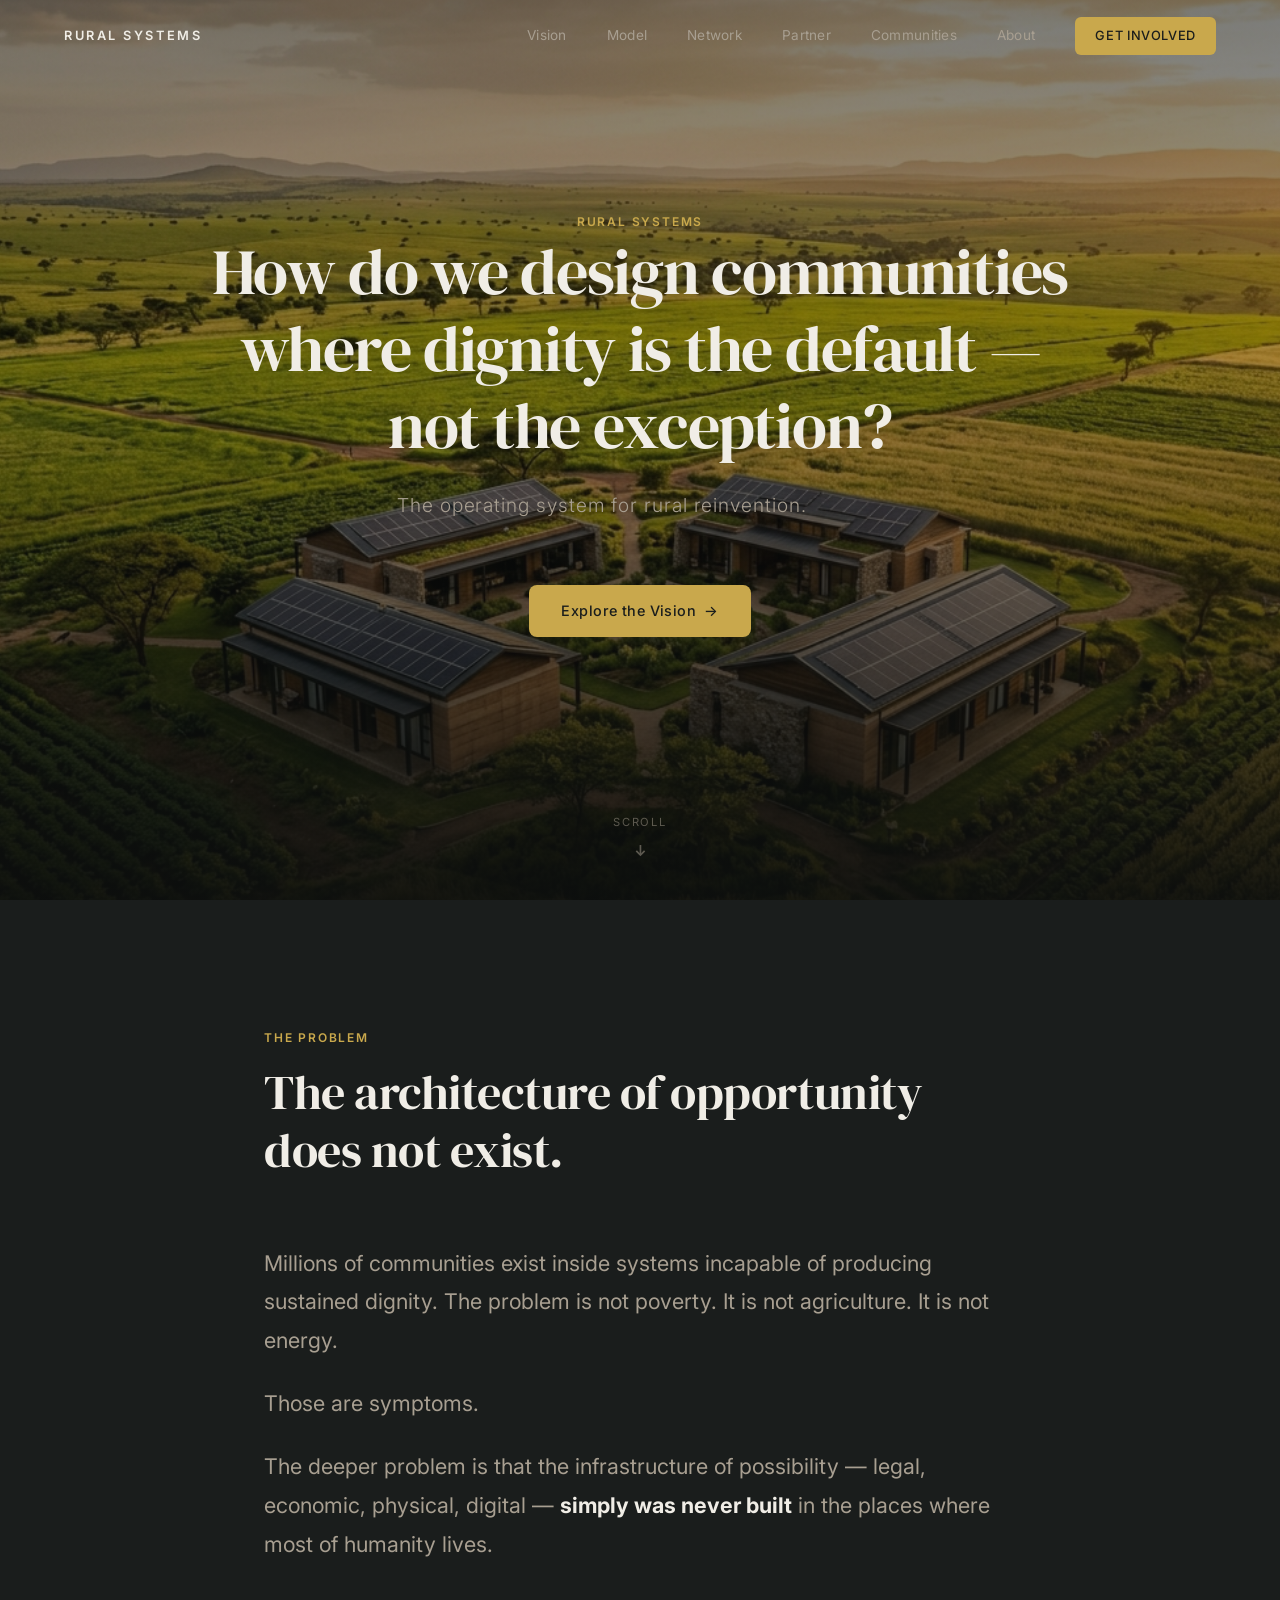
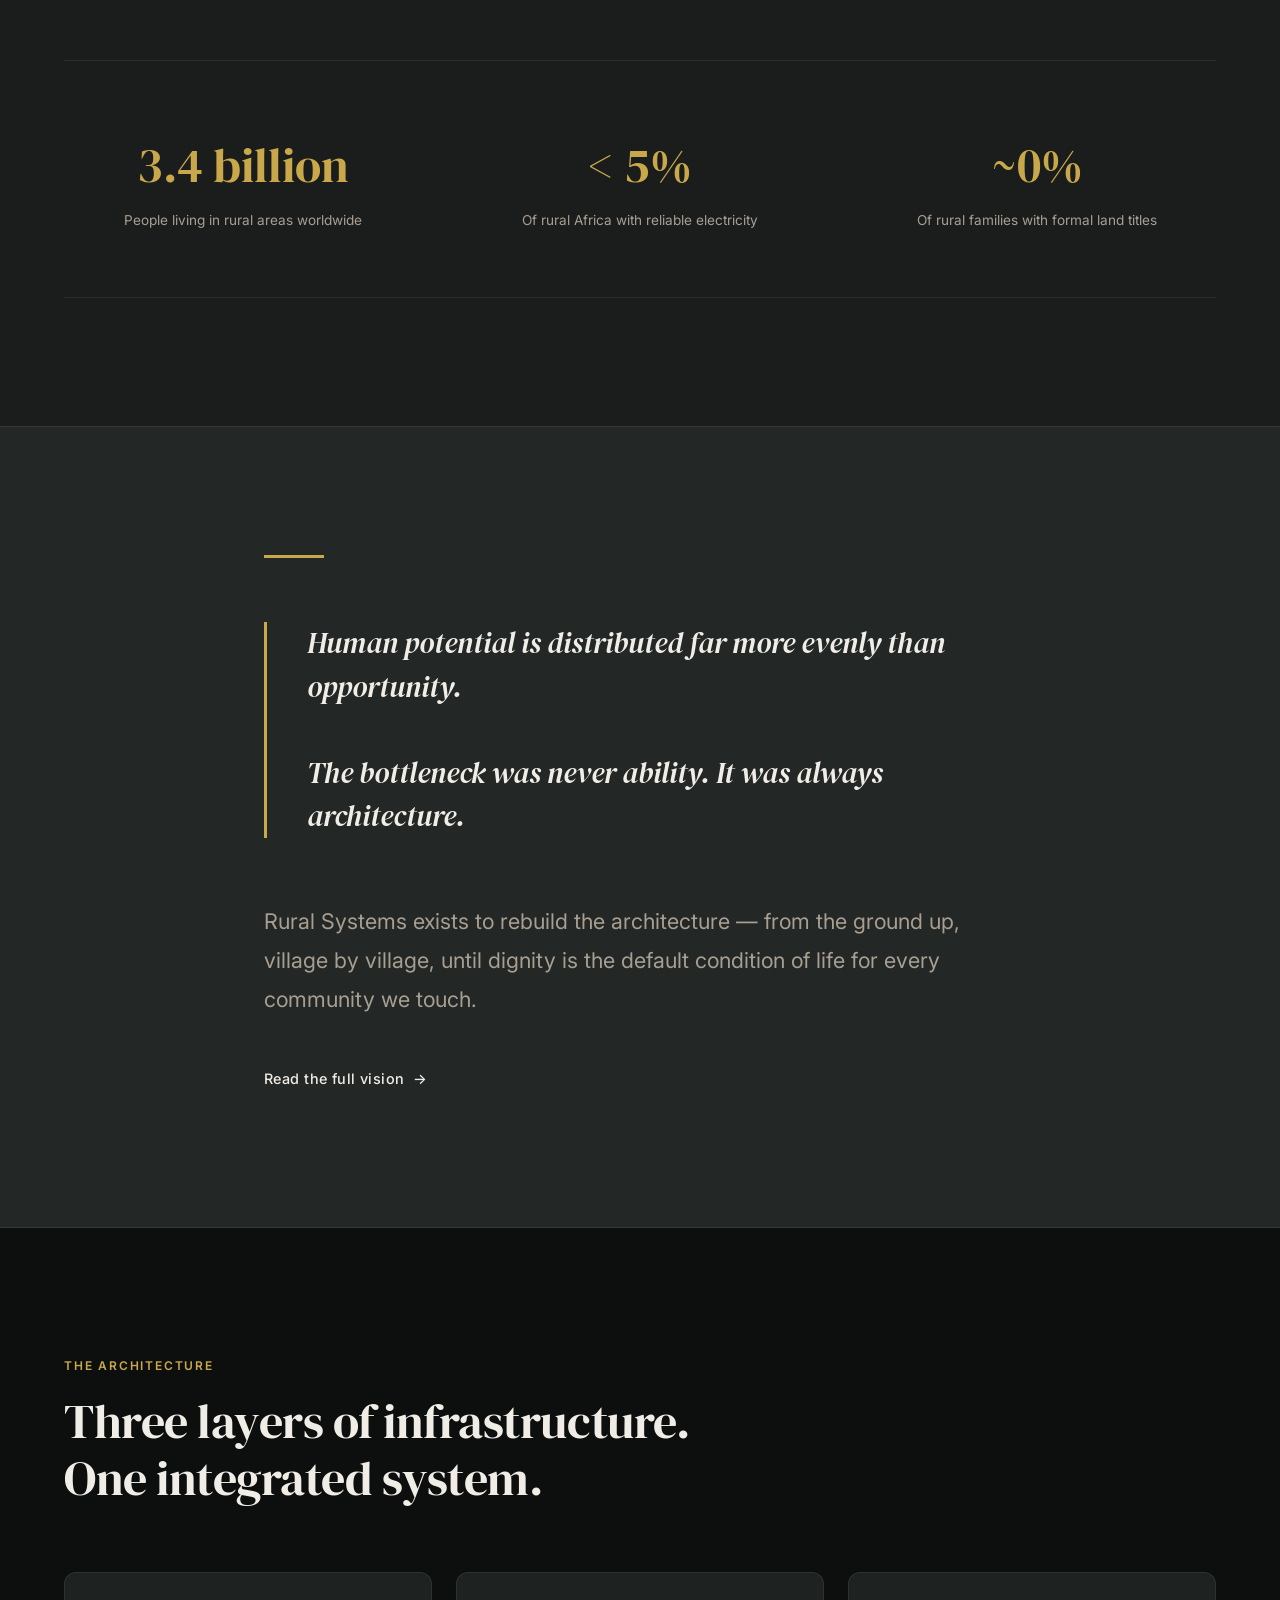
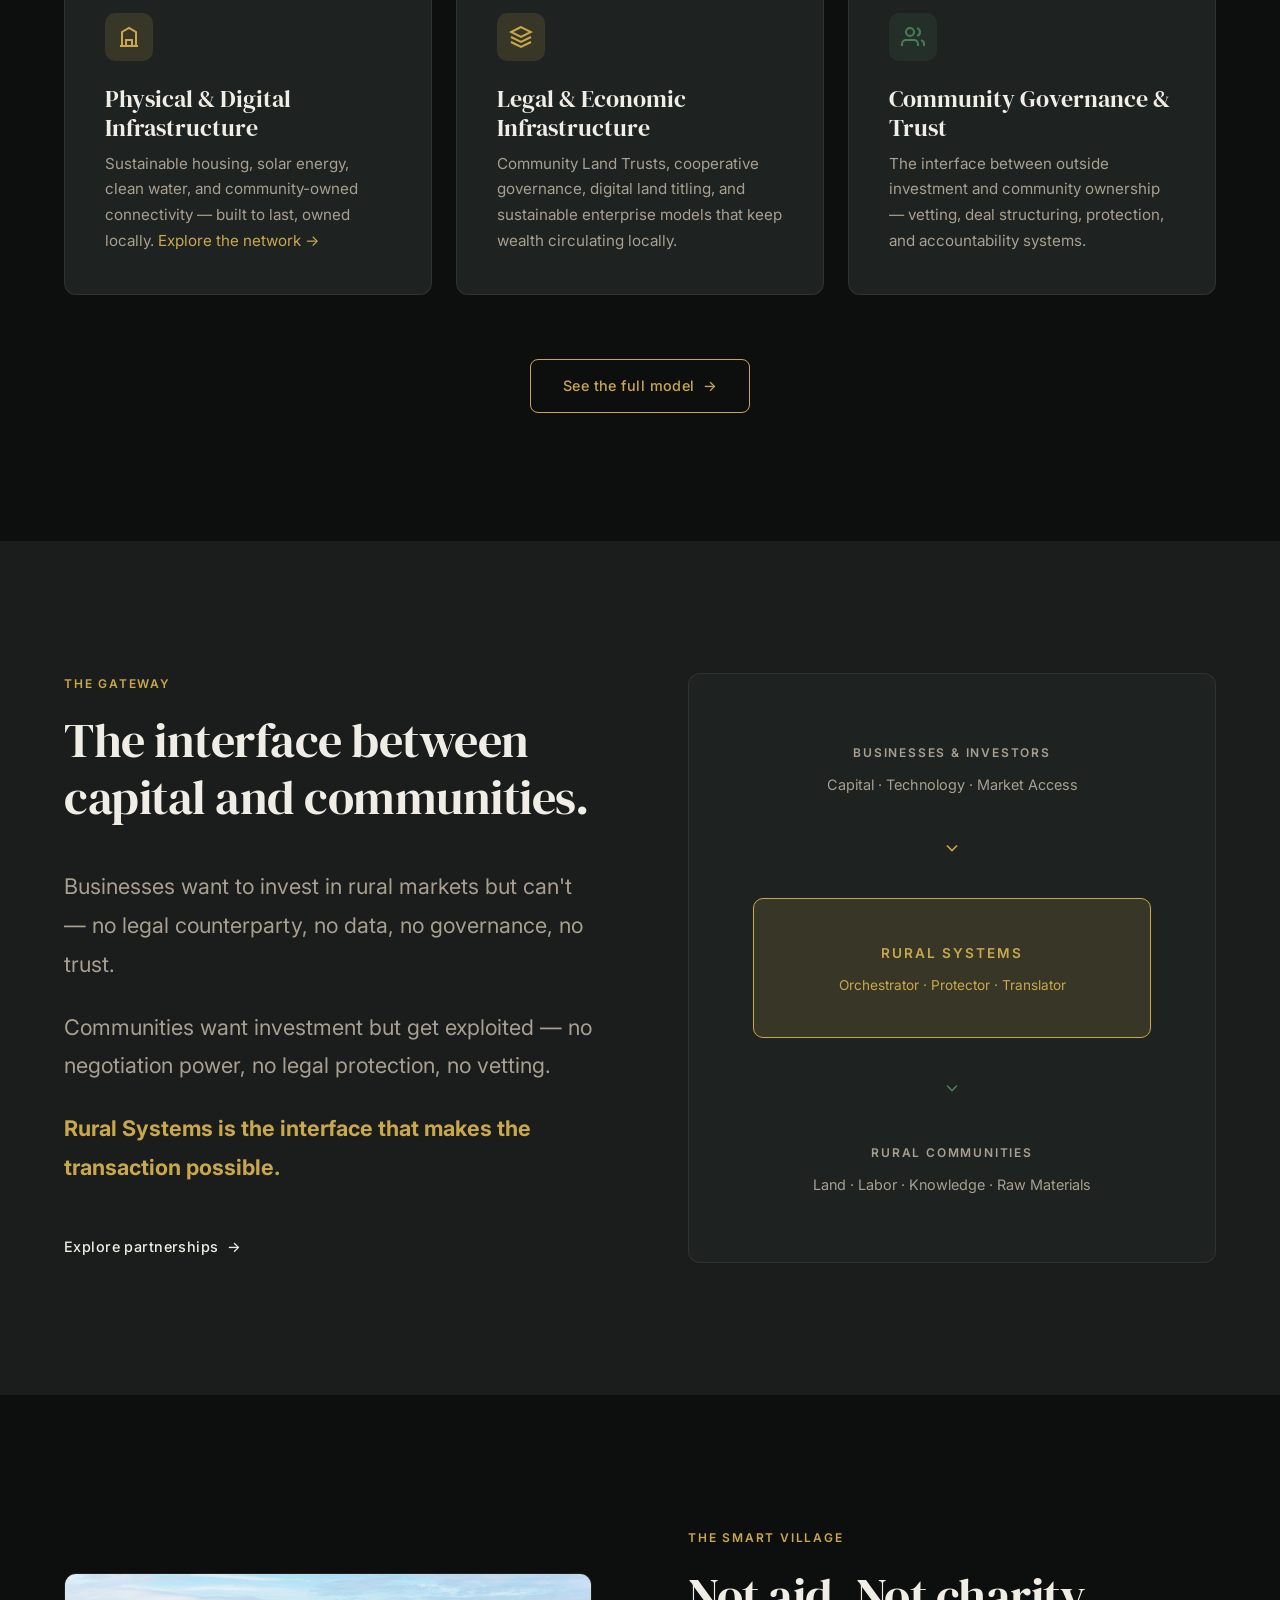
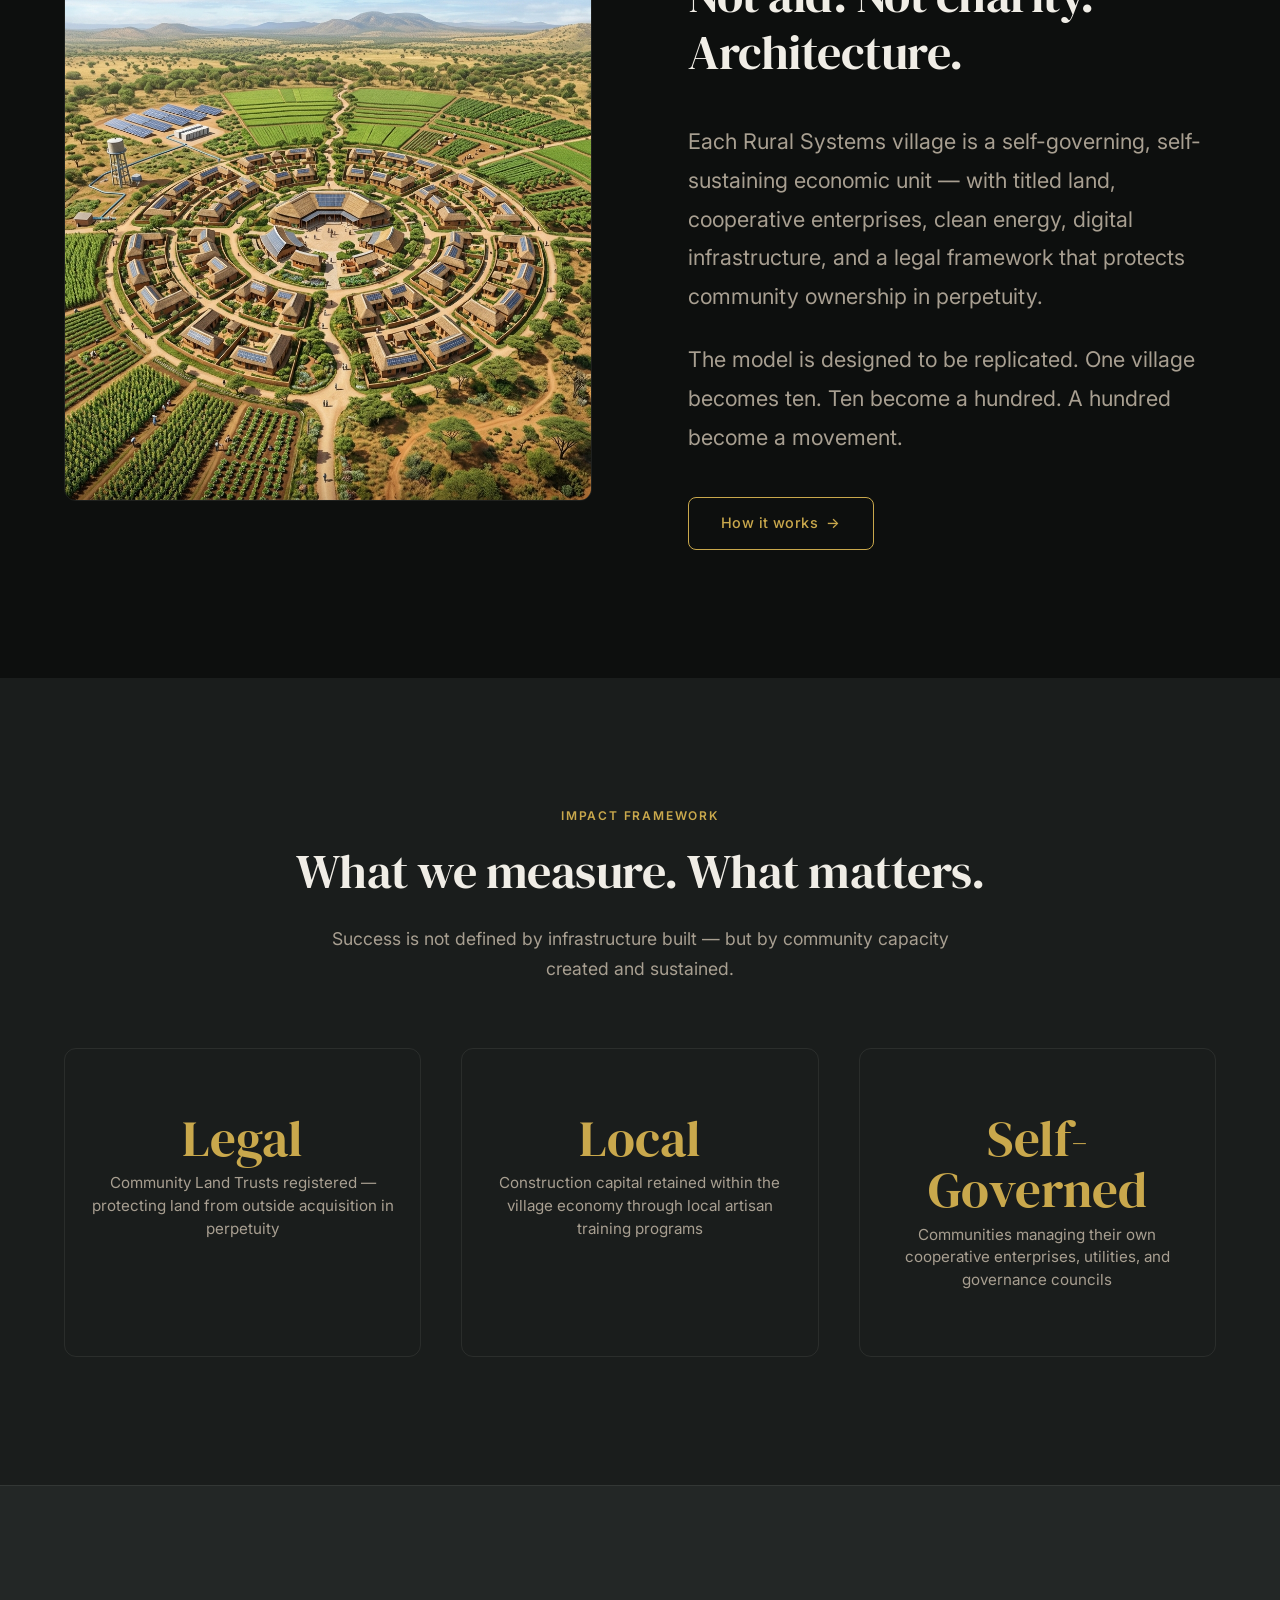
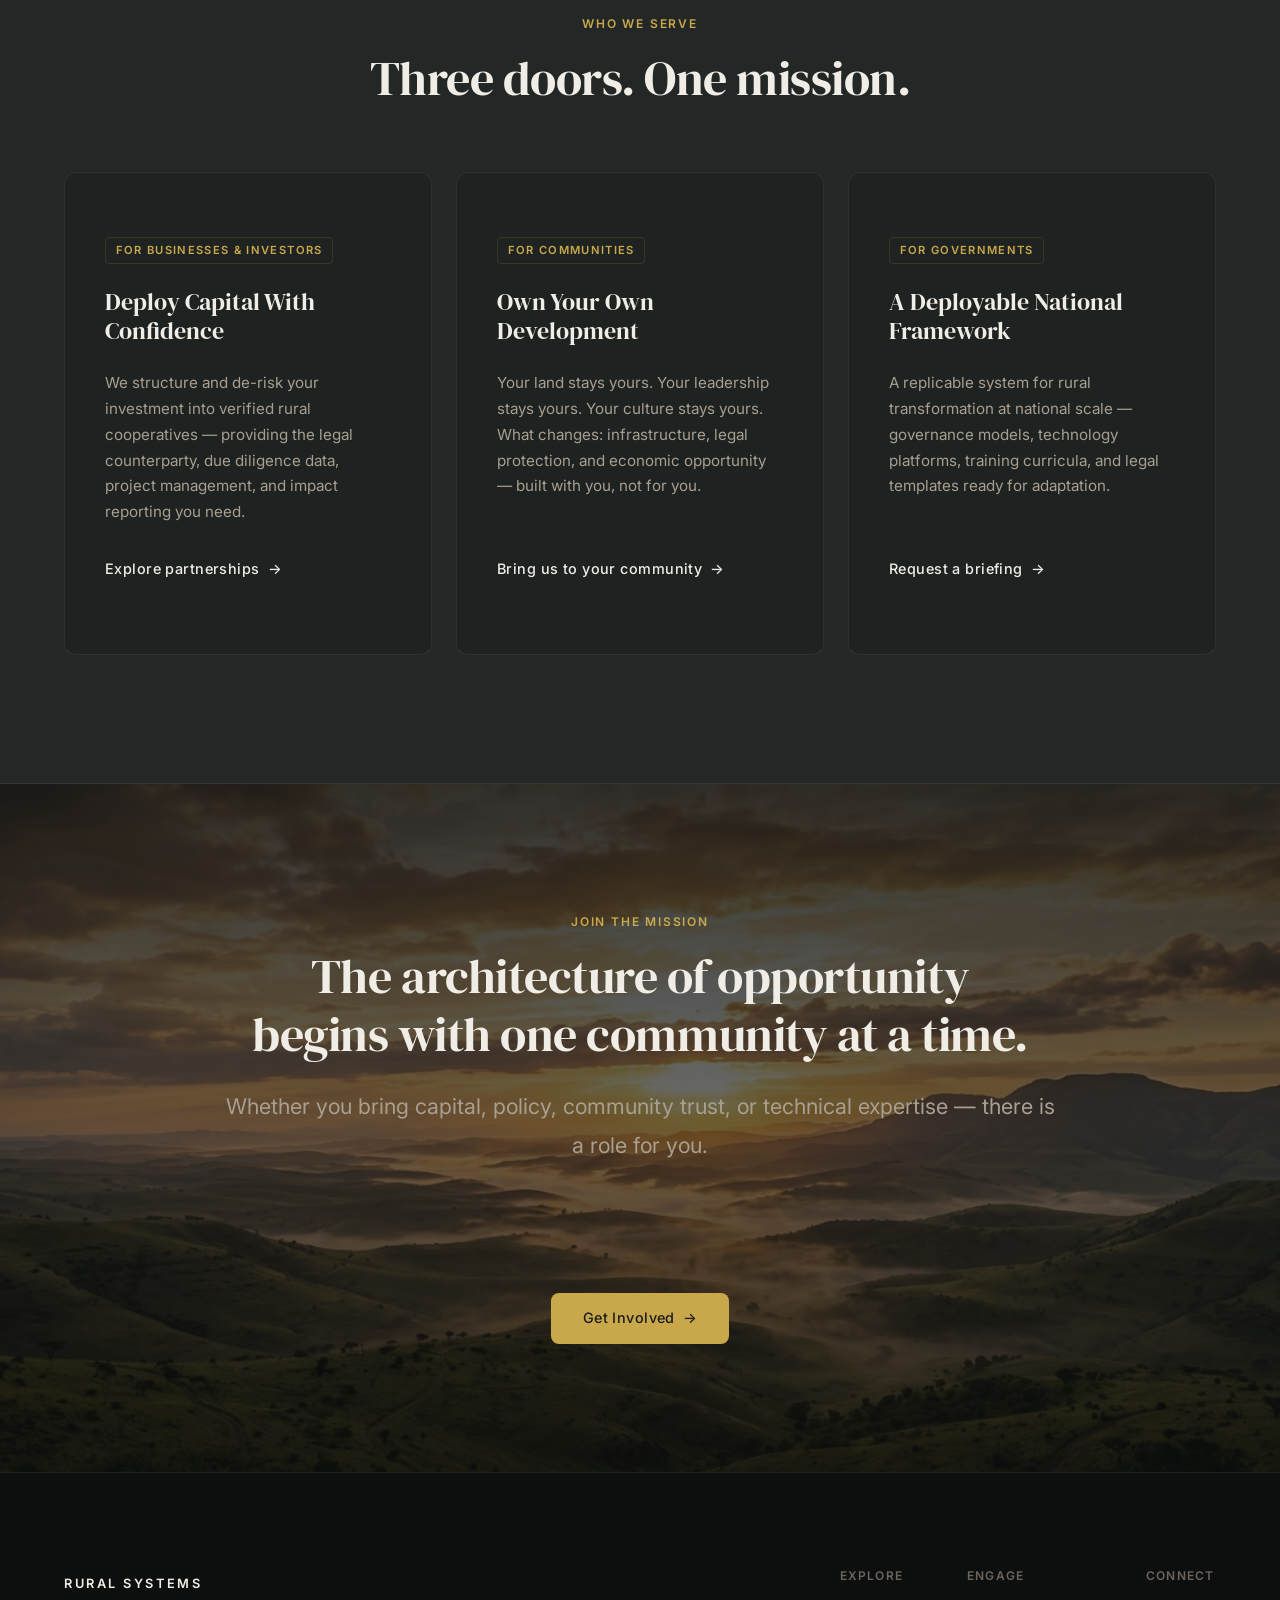
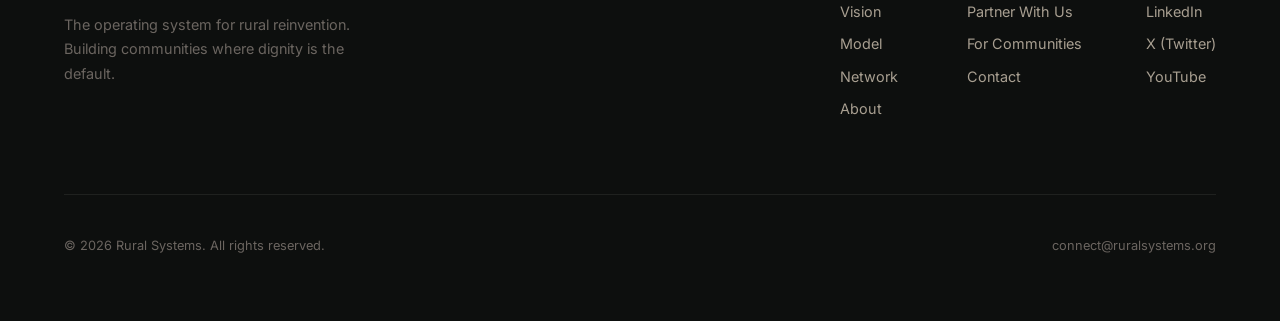
<file: index.html>
<!DOCTYPE html>
<html lang="en">
<head>
  <meta charset="UTF-8">
  <meta name="viewport" content="width=device-width, initial-scale=1.0">
  <title>Rural Systems — The Operating System for Rural Reinvention</title>
  <meta name="description" content="Rural Systems builds the physical, legal, and economic infrastructure for communities where dignity is the default — not the exception.">
  <meta name="theme-color" content="#0D0F0E">
  <meta property="og:title" content="Rural Systems — The Operating System for Rural Reinvention">
  <meta property="og:description" content="Human potential is distributed far more evenly than opportunity. We rebuild the architecture.">
  <meta property="og:type" content="website">
  <meta property="og:url" content="https://ruralsystems.org">
  <!-- Favicons -->
  <link rel="icon" type="image/x-icon" href="/images/favicons/favicon.ico">
  <link rel="icon" type="image/png" sizes="32x32" href="/images/favicons/favicon-32x32.png">
  <link rel="icon" type="image/png" sizes="16x16" href="/images/favicons/favicon-16x16.png">
  <link rel="apple-touch-icon" sizes="180x180" href="/images/favicons/apple-touch-icon.png">
  <link rel="manifest" href="/images/favicons/site.webmanifest">
  <meta property="og:image" content="https://ruralsystems.org/images/og-image.png">
  <meta property="og:image:width" content="1200">
  <meta property="og:image:height" content="630">
  <meta name="twitter:card" content="summary_large_image">
  <meta name="twitter:site" content="@ruralsystems">
  <meta name="twitter:image" content="https://ruralsystems.org/images/og-image.png">
  <link rel="stylesheet" href="css/style.css">
</head>
<body>

  <!-- ========== HEADER ========== -->
  <header class="site-header" id="header">
    <div class="header-inner">
      <a href="index.html" class="logo">Rural Systems</a>
      <nav class="nav-desktop" id="nav-desktop">
        <a href="vision.html">Vision</a>
        <a href="model.html">Model</a>
        <a href="network.html">Network</a>
        <a href="partner.html">Partner</a>
        <a href="communities.html">Communities</a>
        <a href="about.html">About</a>
        <a href="contact.html" class="nav-cta">Get Involved</a>
      </nav>
      <button class="nav-toggle" id="nav-toggle" aria-label="Toggle navigation">
        <span></span>
        <span></span>
        <span></span>
      </button>
    </div>
  </header>

  <!-- Mobile Nav -->
  <nav class="nav-mobile" id="nav-mobile">
    <a href="vision.html">Vision</a>
    <a href="model.html">Model</a>
    <a href="network.html">Network</a>
    <a href="partner.html">Partner</a>
    <a href="communities.html">Communities</a>
    <a href="about.html">About</a>
    <a href="contact.html">Get Involved</a>
  </nav>

  <!-- ========== HERO ========== -->
  <section class="hero" id="hero">
    <div class="hero-bg">
      <img src="images/hero.png" alt="African farmland at golden hour with sustainable homes" loading="eager">
    </div>
    <div class="hero-content">
      <span class="text-label reveal">Rural Systems</span>
      <h1 class="reveal reveal-delay-1">How do we design communities<br>where dignity is the default —<br>not the exception?</h1>
      <p class="subtitle reveal reveal-delay-2">The operating system for rural reinvention.</p>
      <a href="#thesis" class="btn btn--primary reveal reveal-delay-3">Explore the Vision <span class="arrow">→</span></a>
    </div>
    <div class="scroll-indicator">
      <span>Scroll</span>
      <svg viewBox="0 0 24 24"><polyline points="7 13 12 18 17 13"></polyline><line x1="12" y1="6" x2="12" y2="18"></line></svg>
    </div>
  </section>

  <!-- ========== THE PROBLEM ========== -->
  <section class="section--dark" id="problem">
    <div class="container container--narrow">
      <div class="section-header reveal">
        <span class="text-label">The Problem</span>
        <h2>The architecture of opportunity does not exist.</h2>
      </div>
      <p class="text-large reveal">Millions of communities exist inside systems incapable of producing sustained dignity. The problem is not poverty. It is not agriculture. It is not energy.</p>
      <p class="text-large reveal" style="margin-top: var(--space-md);">Those are symptoms.</p>
      <p class="text-large reveal" style="margin-top: var(--space-md);">The deeper problem is that the infrastructure of possibility — legal, economic, physical, digital — <strong class="text-white">simply was never built</strong> in the places where most of humanity lives.</p>
    </div>

    <!-- Stats Strip -->
    <div class="container" style="margin-top: var(--space-2xl);">
      <div class="stats-strip reveal">
        <div class="stat-item">
          <span class="stat-number" data-counter="3.4" data-suffix=" billion">0</span>
          <span class="stat-label">People living in rural areas worldwide</span>
        </div>
        <div class="stat-item">
          <span class="stat-number" data-counter="5" data-prefix="< " data-suffix="%">0</span>
          <span class="stat-label">Of rural Africa with reliable electricity</span>
        </div>
        <div class="stat-item">
          <span class="stat-number" style="font-family: var(--font-heading); font-size: clamp(2rem, 4vw, 3rem); color: var(--accent-gold);">~0%</span>
          <span class="stat-label">Of rural families with formal land titles</span>
        </div>
      </div>
    </div>
  </section>

  <!-- ========== THE THESIS ========== -->
  <section class="section--accent" id="thesis">
    <div class="container container--narrow">
      <div class="gold-line reveal"></div>
      <blockquote class="reveal">
        Human potential is distributed far more evenly than opportunity.
        <br><br>
        The bottleneck was never ability. It was always architecture.
      </blockquote>
      <p class="text-large reveal" style="margin-top: var(--space-xl);">Rural Systems exists to rebuild the architecture — from the ground up, village by village, until dignity is the default condition of life for every community we touch.</p>
      <a href="vision.html" class="btn btn--ghost reveal" style="margin-top: var(--space-lg);">Read the full vision <span class="arrow">→</span></a>
    </div>
  </section>

  <!-- ========== WHAT WE BUILD ========== -->
  <section id="what-we-build">
    <div class="container">
      <div class="section-header reveal">
        <span class="text-label">The Architecture</span>
        <h2>Three layers of infrastructure.<br>One integrated system.</h2>
      </div>
      <div class="card-grid card-grid--3">
        <div class="card reveal reveal-delay-1">
          <div class="card-icon">
            <svg width="24" height="24" viewBox="0 0 24 24" fill="none" stroke="currentColor" stroke-width="2"><path d="M3 21h18M5 21V7l7-4 7 4v14M9 21v-6h6v6"></path></svg>
          </div>
          <h4>Physical &amp; Digital Infrastructure</h4>
          <p>Sustainable housing, solar energy, clean water, and community-owned connectivity — built to last, owned locally. <a href="network.html" class="text-gold">Explore the network →</a></p>
        </div>
        <div class="card reveal reveal-delay-2">
          <div class="card-icon">
            <svg width="24" height="24" viewBox="0 0 24 24" fill="none" stroke="currentColor" stroke-width="2"><path d="M12 2L2 7l10 5 10-5-10-5zM2 17l10 5 10-5M2 12l10 5 10-5"></path></svg>
          </div>
          <h4>Legal &amp; Economic Infrastructure</h4>
          <p>Community Land Trusts, cooperative governance, digital land titling, and sustainable enterprise models that keep wealth circulating locally.</p>
        </div>
        <div class="card reveal reveal-delay-3">
          <div class="card-icon card-icon--green">
            <svg width="24" height="24" viewBox="0 0 24 24" fill="none" stroke="currentColor" stroke-width="2"><path d="M17 21v-2a4 4 0 0 0-4-4H5a4 4 0 0 0-4 4v2"></path><circle cx="9" cy="7" r="4"></circle><path d="M23 21v-2a4 4 0 0 0-3-3.87M16 3.13a4 4 0 0 1 0 7.75"></path></svg>
          </div>
          <h4>Community Governance &amp; Trust</h4>
          <p>The interface between outside investment and community ownership — vetting, deal structuring, protection, and accountability systems.</p>
        </div>
      </div>
      <div style="text-align: center; margin-top: var(--space-xl);">
        <a href="model.html" class="btn btn--secondary reveal">See the full model <span class="arrow">→</span></a>
      </div>
    </div>
  </section>

  <!-- ========== ORCHESTRATION ========== -->
  <section class="section--dark" id="orchestration">
    <div class="container">
      <div class="two-col" style="align-items: center;">
        <div class="reveal">
          <span class="text-label">The Gateway</span>
          <h2 style="margin-top: var(--space-sm);">The interface between capital and communities.</h2>
          <p class="text-large" style="margin-top: var(--space-lg);">Businesses want to invest in rural markets but can't — no legal counterparty, no data, no governance, no trust.</p>
          <p class="text-large" style="margin-top: var(--space-md);">Communities want investment but get exploited — no negotiation power, no legal protection, no vetting.</p>
          <p class="text-large" style="margin-top: var(--space-md);"><strong class="text-gold">Rural Systems is the interface that makes the transaction possible.</strong></p>
          <a href="partner.html" class="btn btn--ghost" style="margin-top: var(--space-lg);">Explore partnerships <span class="arrow">→</span></a>
        </div>
        <div class="reveal reveal-delay-2">
          <div class="card" style="padding: var(--space-xl); text-align: center;">
            <div style="display: flex; flex-direction: column; gap: var(--space-lg);">
              <div>
                <span class="text-label" style="color: var(--text-secondary);">Businesses & Investors</span>
                <p style="font-size: 0.9rem; margin-top: 0.5rem;">Capital · Technology · Market Access</p>
              </div>
              <div style="display: flex; align-items: center; justify-content: center; gap: var(--space-sm);">
                <svg width="20" height="20" viewBox="0 0 24 24" fill="none" stroke="var(--accent-gold)" stroke-width="2"><polyline points="6 9 12 15 18 9"></polyline></svg>
              </div>
              <div style="background: var(--accent-gold-dim); border: 1px solid var(--accent-gold); border-radius: 10px; padding: var(--space-lg);">
                <span class="text-label" style="font-size: 0.85rem;">Rural Systems</span>
                <p style="font-size: 0.85rem; margin-top: 0.5rem; color: var(--accent-gold);">Orchestrator · Protector · Translator</p>
              </div>
              <div style="display: flex; align-items: center; justify-content: center; gap: var(--space-sm);">
                <svg width="20" height="20" viewBox="0 0 24 24" fill="none" stroke="var(--accent-green)" stroke-width="2"><polyline points="6 9 12 15 18 9"></polyline></svg>
              </div>
              <div>
                <span class="text-label" style="color: var(--text-secondary);">Rural Communities</span>
                <p style="font-size: 0.9rem; margin-top: 0.5rem;">Land · Labor · Knowledge · Raw Materials</p>
              </div>
            </div>
          </div>
        </div>
      </div>
    </div>
  </section>

  <!-- ========== SMART VILLAGE ========== -->
  <section id="smart-village">
    <div class="container">
      <div class="two-col" style="align-items: center;">
        <div class="reveal">
          <img src="images/village-aerial.png" alt="Architectural rendering of a planned smart village" style="border-radius: 12px; border: 1px solid var(--border-subtle);">
        </div>
        <div class="reveal reveal-delay-2">
          <span class="text-label">The Smart Village</span>
          <h2 style="margin-top: var(--space-sm);">Not aid. Not charity.<br>Architecture.</h2>
          <p class="text-large" style="margin-top: var(--space-lg);">Each Rural Systems village is a self-governing, self-sustaining economic unit — with titled land, cooperative enterprises, clean energy, digital infrastructure, and a legal framework that protects community ownership in perpetuity.</p>
          <p class="text-large" style="margin-top: var(--space-md);">The model is designed to be replicated. One village becomes ten. Ten become a hundred. A hundred become a movement.</p>
          <a href="model.html" class="btn btn--secondary" style="margin-top: var(--space-lg);">How it works <span class="arrow">→</span></a>
        </div>
      </div>
    </div>
  </section>

  <!-- ========== IMPACT & METRICS ========== -->
  <section class="section--dark" id="impact">
    <div class="container">
      <div class="section-header reveal" style="text-align: center;">
        <span class="text-label">Impact Framework</span>
        <h2>What we measure. What matters.</h2>
        <p style="margin: 0 auto;">Success is not defined by infrastructure built — but by community capacity created and sustained.</p>
      </div>
      <div class="impact-grid">
        <div class="impact-item reveal reveal-delay-1">
          <span class="impact-number">Legal</span>
          <span class="impact-label">Community Land Trusts registered — protecting land from outside acquisition in perpetuity</span>
        </div>
        <div class="impact-item reveal reveal-delay-2">
          <span class="impact-number">Local</span>
          <span class="impact-label">Construction capital retained within the village economy through local artisan training programs</span>
        </div>
        <div class="impact-item reveal reveal-delay-3">
          <span class="impact-number">Self-Governed</span>
          <span class="impact-label">Communities managing their own cooperative enterprises, utilities, and governance councils</span>
        </div>
      </div>
    </div>
  </section>

  <!-- ========== AUDIENCE COLUMNS ========== -->
  <section class="section--accent" id="for-whom">
    <div class="container">
      <div class="section-header reveal" style="text-align: center;">
        <span class="text-label">Who We Serve</span>
        <h2>Three doors. One mission.</h2>
      </div>
      <div class="pathway-grid">
        <div class="pathway-card reveal reveal-delay-1">
          <span class="pathway-tag">For Businesses &amp; Investors</span>
          <h4>Deploy Capital With Confidence</h4>
          <p>We structure and de-risk your investment into verified rural cooperatives — providing the legal counterparty, due diligence data, project management, and impact reporting you need.</p>
          <a href="partner.html" class="btn btn--ghost">Explore partnerships <span class="arrow">→</span></a>
        </div>
        <div class="pathway-card reveal reveal-delay-2">
          <span class="pathway-tag">For Communities</span>
          <h4>Own Your Own Development</h4>
          <p>Your land stays yours. Your leadership stays yours. Your culture stays yours. What changes: infrastructure, legal protection, and economic opportunity — built with you, not for you.</p>
          <a href="communities.html" class="btn btn--ghost">Bring us to your community <span class="arrow">→</span></a>
        </div>
        <div class="pathway-card reveal reveal-delay-3">
          <span class="pathway-tag">For Governments</span>
          <h4>A Deployable National Framework</h4>
          <p>A replicable system for rural transformation at national scale — governance models, technology platforms, training curricula, and legal templates ready for adaptation.</p>
          <a href="contact.html" class="btn btn--ghost">Request a briefing <span class="arrow">→</span></a>
        </div>
      </div>
    </div>
  </section>

  <!-- ========== CLOSING CTA ========== -->
  <section class="cta-section" id="cta">
    <div class="hero-bg">
      <img src="images/dawn.png" alt="Sunrise over African hills" loading="lazy">
    </div>
    <div class="cta-content reveal">
      <span class="text-label" style="display: block; margin-bottom: var(--space-sm);">Join the Mission</span>
      <h2>The architecture of opportunity<br>begins with one community at a time.</h2>
      <p class="text-large" style="margin-top: var(--space-md);">Whether you bring capital, policy, community trust, or technical expertise — there is a role for you.</p>
      <a href="contact.html" class="btn btn--primary" style="margin-top: var(--space-xl);">Get Involved <span class="arrow">→</span></a>
    </div>
  </section>

  <!-- ========== FOOTER ========== -->
  <footer class="site-footer">
    <div class="container">
      <div class="footer-inner">
        <div class="footer-brand">
          <a href="index.html" class="logo">Rural Systems</a>
          <p>The operating system for rural reinvention. Building communities where dignity is the default.</p>
        </div>
        <div class="footer-links">
          <div class="footer-links-group">
            <h5>Explore</h5>
            <a href="vision.html">Vision</a>
            <a href="model.html">Model</a>
            <a href="network.html">Network</a>
            <a href="about.html">About</a>
          </div>
          <div class="footer-links-group">
            <h5>Engage</h5>
            <a href="partner.html">Partner With Us</a>
            <a href="communities.html">For Communities</a>
            <a href="contact.html">Contact</a>
          </div>
          <div class="footer-links-group">
            <h5>Connect</h5>
            <a href="https://linkedin.com/company/ruralsystems" target="_blank" rel="noopener">LinkedIn</a>
            <a href="https://x.com/ruralsystems" target="_blank" rel="noopener">X (Twitter)</a>
            <a href="https://youtube.com/@ruralsystems" target="_blank" rel="noopener">YouTube</a>
          </div>
        </div>
      </div>
      <div class="footer-bottom">
        <span>© 2026 Rural Systems. All rights reserved.</span>
        <span>connect@ruralsystems.org</span>
      </div>
    </div>
  </footer>

  <script src="js/main.js"></script>
</body>
</html>
</file>
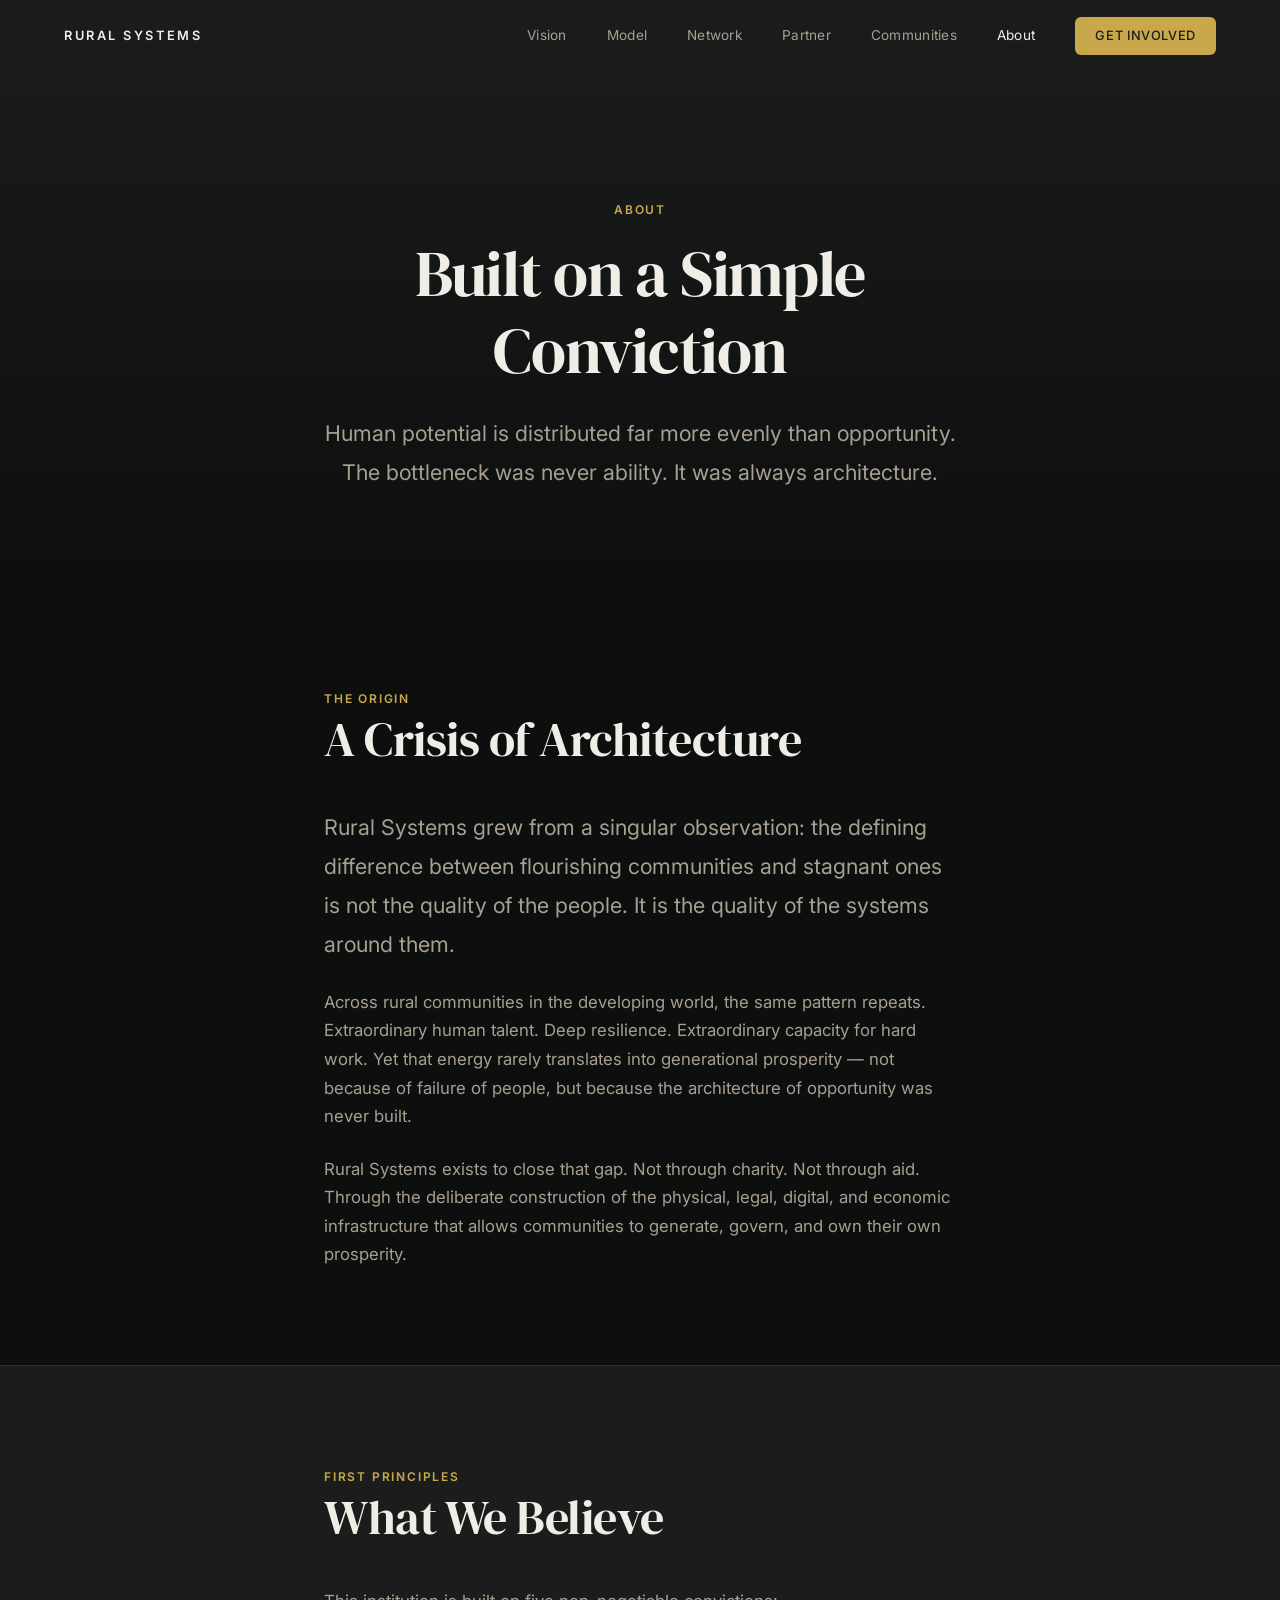
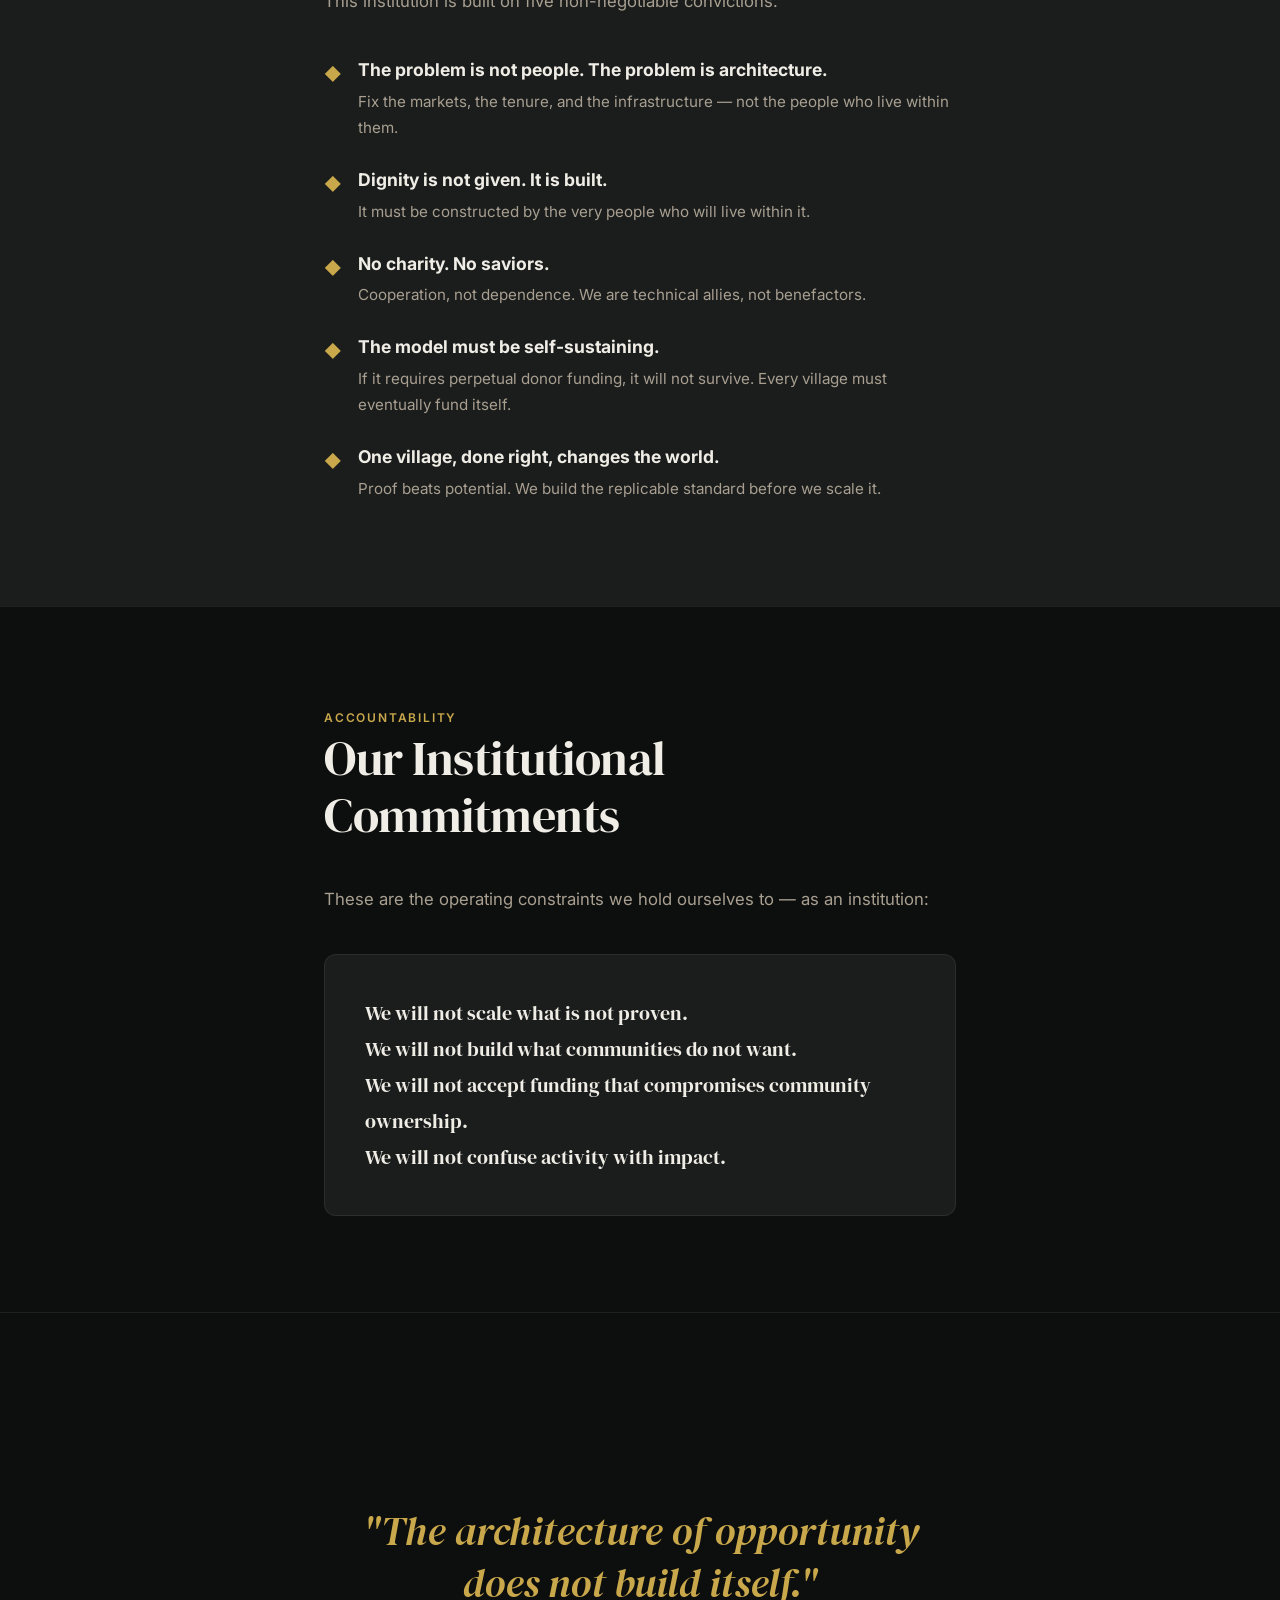
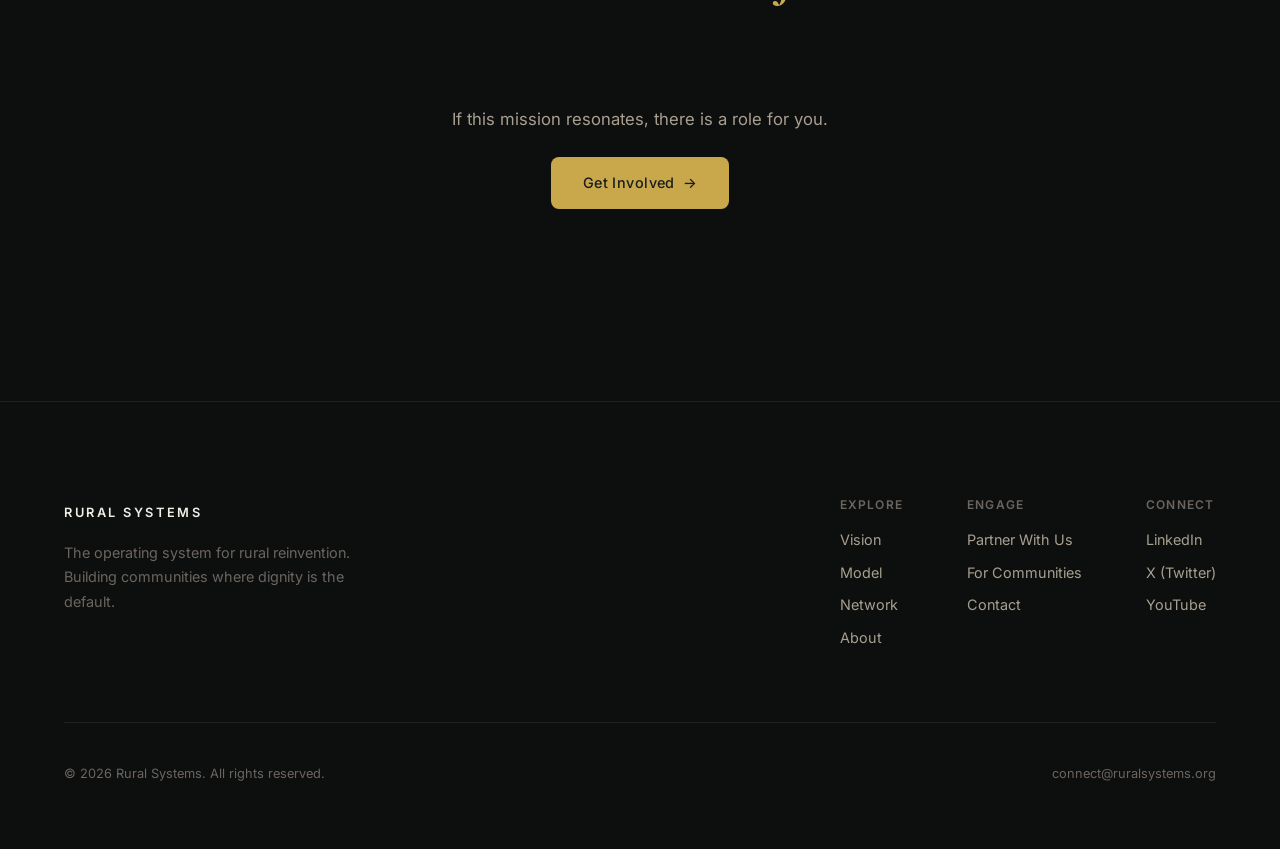
<file: about.html>
<!DOCTYPE html>
<html lang="en">
<head>
  <meta charset="UTF-8">
  <meta name="viewport" content="width=device-width, initial-scale=1.0">
  <title>About — Rural Systems</title>
  <meta name="description" content="The story, principles, and people behind Rural Systems — the operating system for rural reinvention.">
  <meta property="og:url" content="https://ruralsystems.org/about">
  <meta property="og:title" content="About — Rural Systems">
  <meta property="og:description" content="The story, principles, and people behind Rural Systems — the operating system for rural reinvention.">
  <meta property="og:type" content="website">
  <meta name="theme-color" content="#0D0F0E">
  <!-- Favicons -->
  <link rel="icon" type="image/x-icon" href="/images/favicons/favicon.ico">
  <link rel="icon" type="image/png" sizes="32x32" href="/images/favicons/favicon-32x32.png">
  <link rel="icon" type="image/png" sizes="16x16" href="/images/favicons/favicon-16x16.png">
  <link rel="apple-touch-icon" sizes="180x180" href="/images/favicons/apple-touch-icon.png">
  <link rel="manifest" href="/images/favicons/site.webmanifest">
  <meta property="og:image" content="https://ruralsystems.org/images/og-image.png">
  <meta property="og:image:width" content="1200">
  <meta property="og:image:height" content="630">
  <meta name="twitter:card" content="summary_large_image">
  <meta name="twitter:site" content="@ruralsystems">
  <meta name="twitter:image" content="https://ruralsystems.org/images/og-image.png">
  <link rel="stylesheet" href="css/style.css">
</head>
<body>

  <!-- ========== HEADER ========== -->
  <header class="site-header" id="header">
    <div class="header-inner">
      <a href="index.html" class="logo">Rural Systems</a>
      <nav class="nav-desktop" id="nav-desktop">
        <a href="vision.html">Vision</a>
        <a href="model.html">Model</a>
        <a href="network.html">Network</a>
        <a href="partner.html">Partner</a>
        <a href="communities.html">Communities</a>
        <a href="about.html" class="active">About</a>
        <a href="contact.html" class="nav-cta">Get Involved</a>
      </nav>
      <button class="nav-toggle" id="nav-toggle" aria-label="Toggle navigation">
        <span></span>
        <span></span>
        <span></span>
      </button>
    </div>
  </header>

  <!-- Mobile Nav -->
  <nav class="nav-mobile" id="nav-mobile">
    <a href="vision.html">Vision</a>
    <a href="model.html">Model</a>
    <a href="network.html">Network</a>
    <a href="partner.html">Partner</a>
    <a href="communities.html">Communities</a>
    <a href="about.html" class="active">About</a>
    <a href="contact.html">Get Involved</a>
  </nav>

  <!-- ========== PAGE HERO ========== -->
  <section class="page-hero">
    <div class="container container--text reveal">
      <span class="text-label text-gold">About</span>
      <h1>Built on a Simple Conviction</h1>
      <p class="text-large">Human potential is distributed far more evenly than opportunity. The bottleneck was never ability. It was always architecture.</p>
    </div>
  </section>

  <!-- ========== THE ORIGIN ========== -->
  <section class="content-section" id="origin">
    <div class="container container--text">
      <div class="reveal">
        <span class="text-label">The Origin</span>
        <h2>A Crisis of Architecture</h2>

        <p class="text-large" style="margin-top: var(--space-md);">Rural Systems grew from a singular observation: the defining difference between flourishing communities and stagnant ones is not the quality of the people. It is the quality of the systems around them.</p>

        <p style="margin-top: var(--space-md);">Across rural communities in the developing world, the same pattern repeats. Extraordinary human talent. Deep resilience. Extraordinary capacity for hard work. Yet that energy rarely translates into generational prosperity — not because of failure of people, but because the architecture of opportunity was never built.</p>

        <p style="margin-top: var(--space-md);">Rural Systems exists to close that gap. Not through charity. Not through aid. Through the deliberate construction of the physical, legal, digital, and economic infrastructure that allows communities to generate, govern, and own their own prosperity.</p>
      </div>
    </div>
  </section>

  <!-- ========== CORE BELIEFS ========== -->
  <section class="content-section section--dark" id="beliefs">
    <div class="container container--text">
      <div class="reveal">
        <span class="text-label text-gold">First Principles</span>
        <h2>What We Believe</h2>
        <p>This institution is built on five non-negotiable convictions:</p>
      </div>

      <div class="reveal" style="margin-top: var(--space-lg);">
        <ul style="list-style: none; padding: 0;">
          <li style="margin-bottom: var(--space-md); display: flex; align-items: flex-start; gap: var(--space-sm);">
            <span style="color: var(--accent-gold); margin-top: 5px;">◆</span>
            <div>
              <strong style="color: var(--text-primary); font-size: 1.1rem; display: block; margin-bottom: 0.25rem;">The problem is not people. The problem is architecture.</strong>
              <p style="margin: 0; font-size: 0.95rem;">Fix the markets, the tenure, and the infrastructure — not the people who live within them.</p>
            </div>
          </li>
          <li style="margin-bottom: var(--space-md); display: flex; align-items: flex-start; gap: var(--space-sm);">
            <span style="color: var(--accent-gold); margin-top: 5px;">◆</span>
            <div>
              <strong style="color: var(--text-primary); font-size: 1.1rem; display: block; margin-bottom: 0.25rem;">Dignity is not given. It is built.</strong>
              <p style="margin: 0; font-size: 0.95rem;">It must be constructed by the very people who will live within it.</p>
            </div>
          </li>
          <li style="margin-bottom: var(--space-md); display: flex; align-items: flex-start; gap: var(--space-sm);">
            <span style="color: var(--accent-gold); margin-top: 5px;">◆</span>
            <div>
              <strong style="color: var(--text-primary); font-size: 1.1rem; display: block; margin-bottom: 0.25rem;">No charity. No saviors.</strong>
              <p style="margin: 0; font-size: 0.95rem;">Cooperation, not dependence. We are technical allies, not benefactors.</p>
            </div>
          </li>
          <li style="margin-bottom: var(--space-md); display: flex; align-items: flex-start; gap: var(--space-sm);">
            <span style="color: var(--accent-gold); margin-top: 5px;">◆</span>
            <div>
              <strong style="color: var(--text-primary); font-size: 1.1rem; display: block; margin-bottom: 0.25rem;">The model must be self-sustaining.</strong>
              <p style="margin: 0; font-size: 0.95rem;">If it requires perpetual donor funding, it will not survive. Every village must eventually fund itself.</p>
            </div>
          </li>
          <li style="display: flex; align-items: flex-start; gap: var(--space-sm);">
            <span style="color: var(--accent-gold); margin-top: 5px;">◆</span>
            <div>
              <strong style="color: var(--text-primary); font-size: 1.1rem; display: block; margin-bottom: 0.25rem;">One village, done right, changes the world.</strong>
              <p style="margin: 0; font-size: 0.95rem;">Proof beats potential. We build the replicable standard before we scale it.</p>
            </div>
          </li>
        </ul>
      </div>
    </div>
  </section>

  <!-- ========== OUR COMMITMENTS ========== -->
  <section class="content-section" id="commitments">
    <div class="container container--text">
      <div class="reveal">
        <span class="text-label">Accountability</span>
        <h2>Our Institutional Commitments</h2>
        <p style="margin-top: var(--space-sm);">These are the operating constraints we hold ourselves to — as an institution:</p>
      </div>

      <div class="card reveal" style="margin-top: var(--space-lg); background: var(--bg-secondary);">
        <p style="font-family: var(--font-heading); font-size: 1.25rem; color: var(--text-primary); line-height: 1.8;">
          We will not scale what is not proven.<br>
          We will not build what communities do not want.<br>
          We will not accept funding that compromises community ownership.<br>
          We will not confuse activity with impact.
        </p>
      </div>
    </div>
  </section>

  <!-- ========== OPEN SOURCE ========== --
  <section class="content-section section--accent" id="open-source">
    <div class="container container--text">
      <div class="reveal">
        <span class="text-label text-gold">Transparency</span>
        <h2>Open by Design</h2>
        <p class="text-large" style="margin-top: var(--space-md);">The Rural Systems framework is publicly available. The implementation guides, governance templates, and technical specifications are open for communities, governments, and researchers to study, adapt, and improve.</p>
        <p style="margin-top: var(--space-md);">We believe that the only way to change rural development at scale is to make the playbook freely available — and earn our position through execution excellence, not information gatekeeping.</p>
        <a href="https://github.com/inva1/RuralSystems" target="_blank" rel="noopener" class="btn btn--secondary reveal" style="margin-top: var(--space-lg);">View the Repository <span class="arrow">→</span></a>
      </div>
    </div>
  </section>
>
  <!-- ========== CLOSING ========== -->
  <section class="content-section" style="text-align: center; padding: var(--space-4xl) 0;">
    <div class="container container--text">
      <p class="reveal" style="font-family: var(--font-heading); font-style: italic; font-size: clamp(1.8rem, 4vw, 2.5rem); color: var(--accent-gold); line-height: 1.3;">
        "The architecture of opportunity<br>does not build itself."
      </p>

      <div class="reveal" style="margin-top: var(--space-2xl);">
        <p style="margin-bottom: var(--space-md);">If this mission resonates, there is a role for you.</p>
        <a href="contact.html" class="btn btn--primary">Get Involved <span class="arrow">→</span></a>
      </div>
    </div>
  </section>

  <!-- ========== FOOTER ========== -->
  <footer class="site-footer">
    <div class="container">
      <div class="footer-inner">
        <div class="footer-brand">
          <a href="index.html" class="logo">Rural Systems</a>
          <p>The operating system for rural reinvention. Building communities where dignity is the default.</p>
        </div>
        <div class="footer-links">
          <div class="footer-links-group">
            <h5>Explore</h5>
            <a href="vision.html">Vision</a>
            <a href="model.html">Model</a>
            <a href="network.html">Network</a>
            <a href="about.html">About</a>
          </div>
          <div class="footer-links-group">
            <h5>Engage</h5>
            <a href="partner.html">Partner With Us</a>
            <a href="communities.html">For Communities</a>
            <a href="contact.html">Contact</a>
          </div>
          <div class="footer-links-group">
            <h5>Connect</h5>
            <a href="https://linkedin.com/company/ruralsystems" target="_blank" rel="noopener">LinkedIn</a>
            <a href="https://x.com/ruralsystems" target="_blank" rel="noopener">X (Twitter)</a>
            <a href="https://youtube.com/@ruralsystems" target="_blank" rel="noopener">YouTube</a>
          </div>
        </div>
      </div>
      <div class="footer-bottom">
        <span>© 2026 Rural Systems. All rights reserved.</span>
        <span>connect@ruralsystems.org</span>
      </div>
    </div>
  </footer>

  <script src="js/main.js"></script>
</body>
</html>
</file>
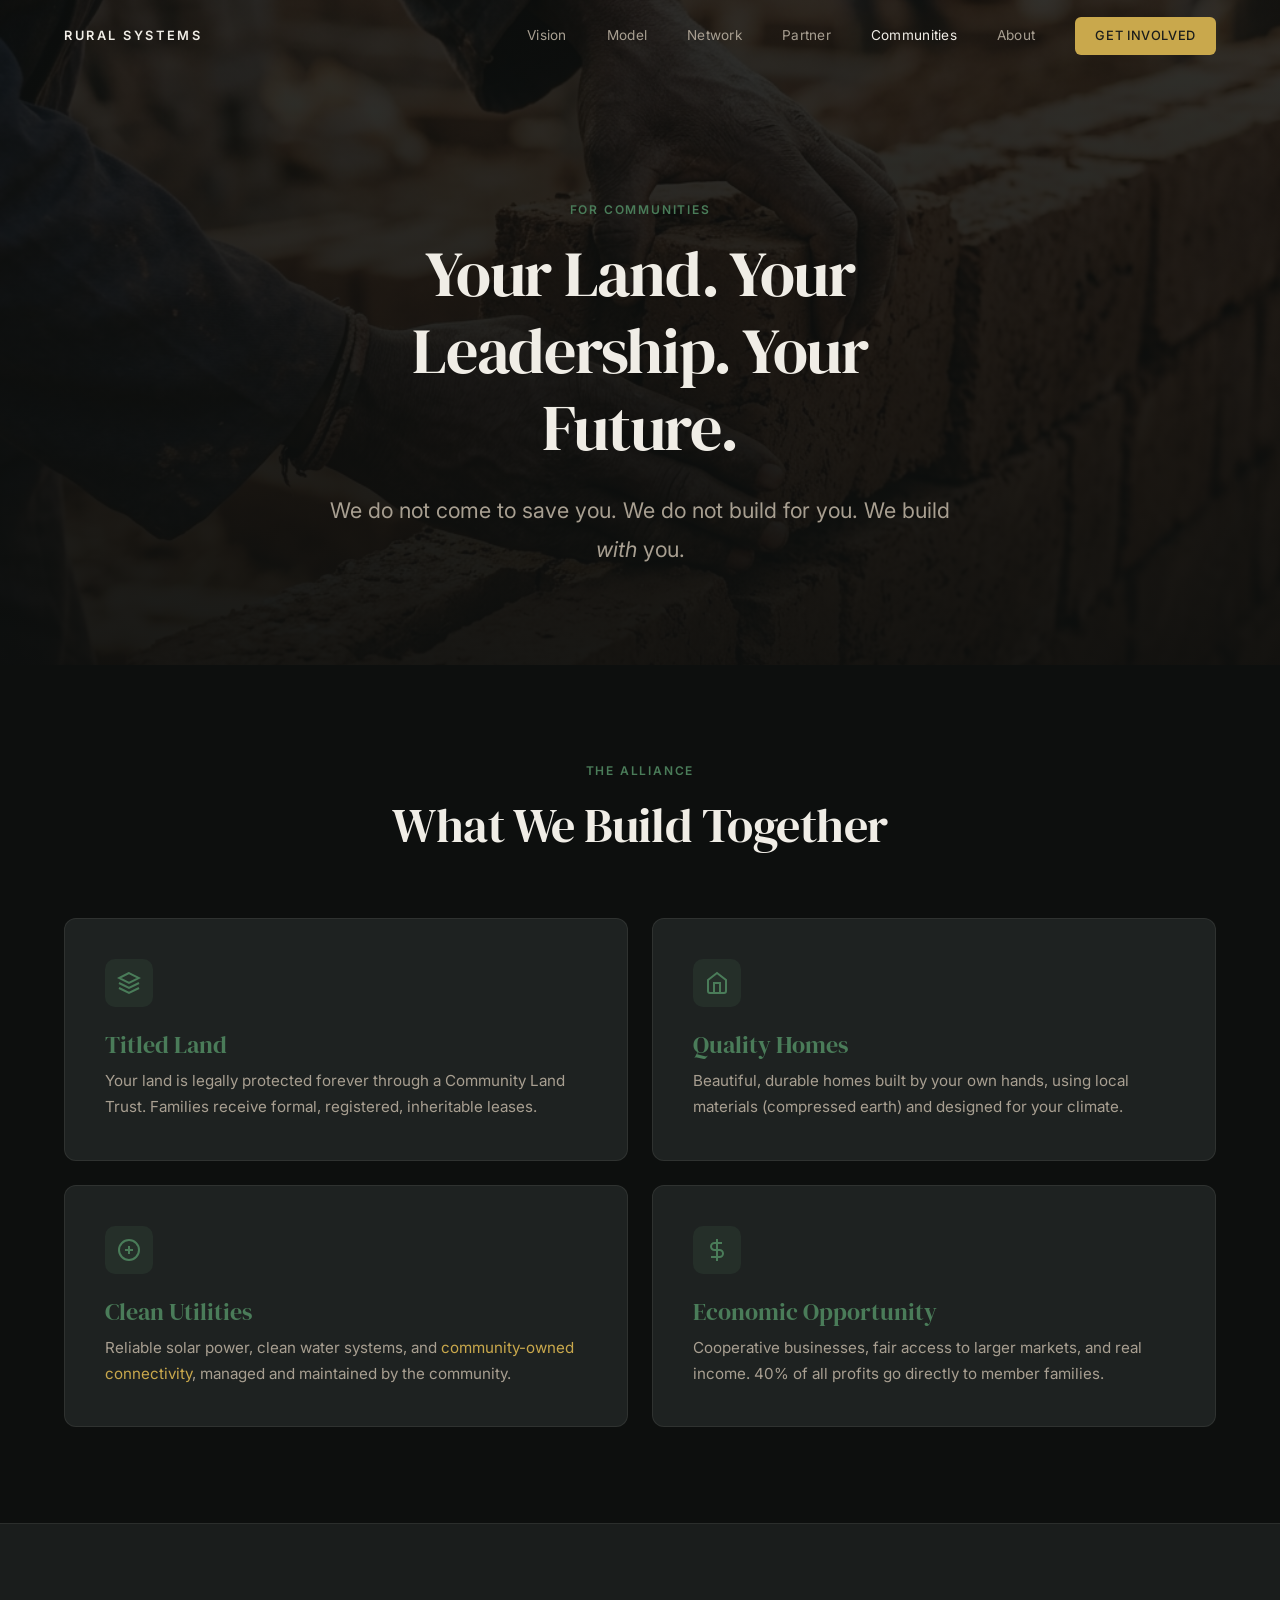
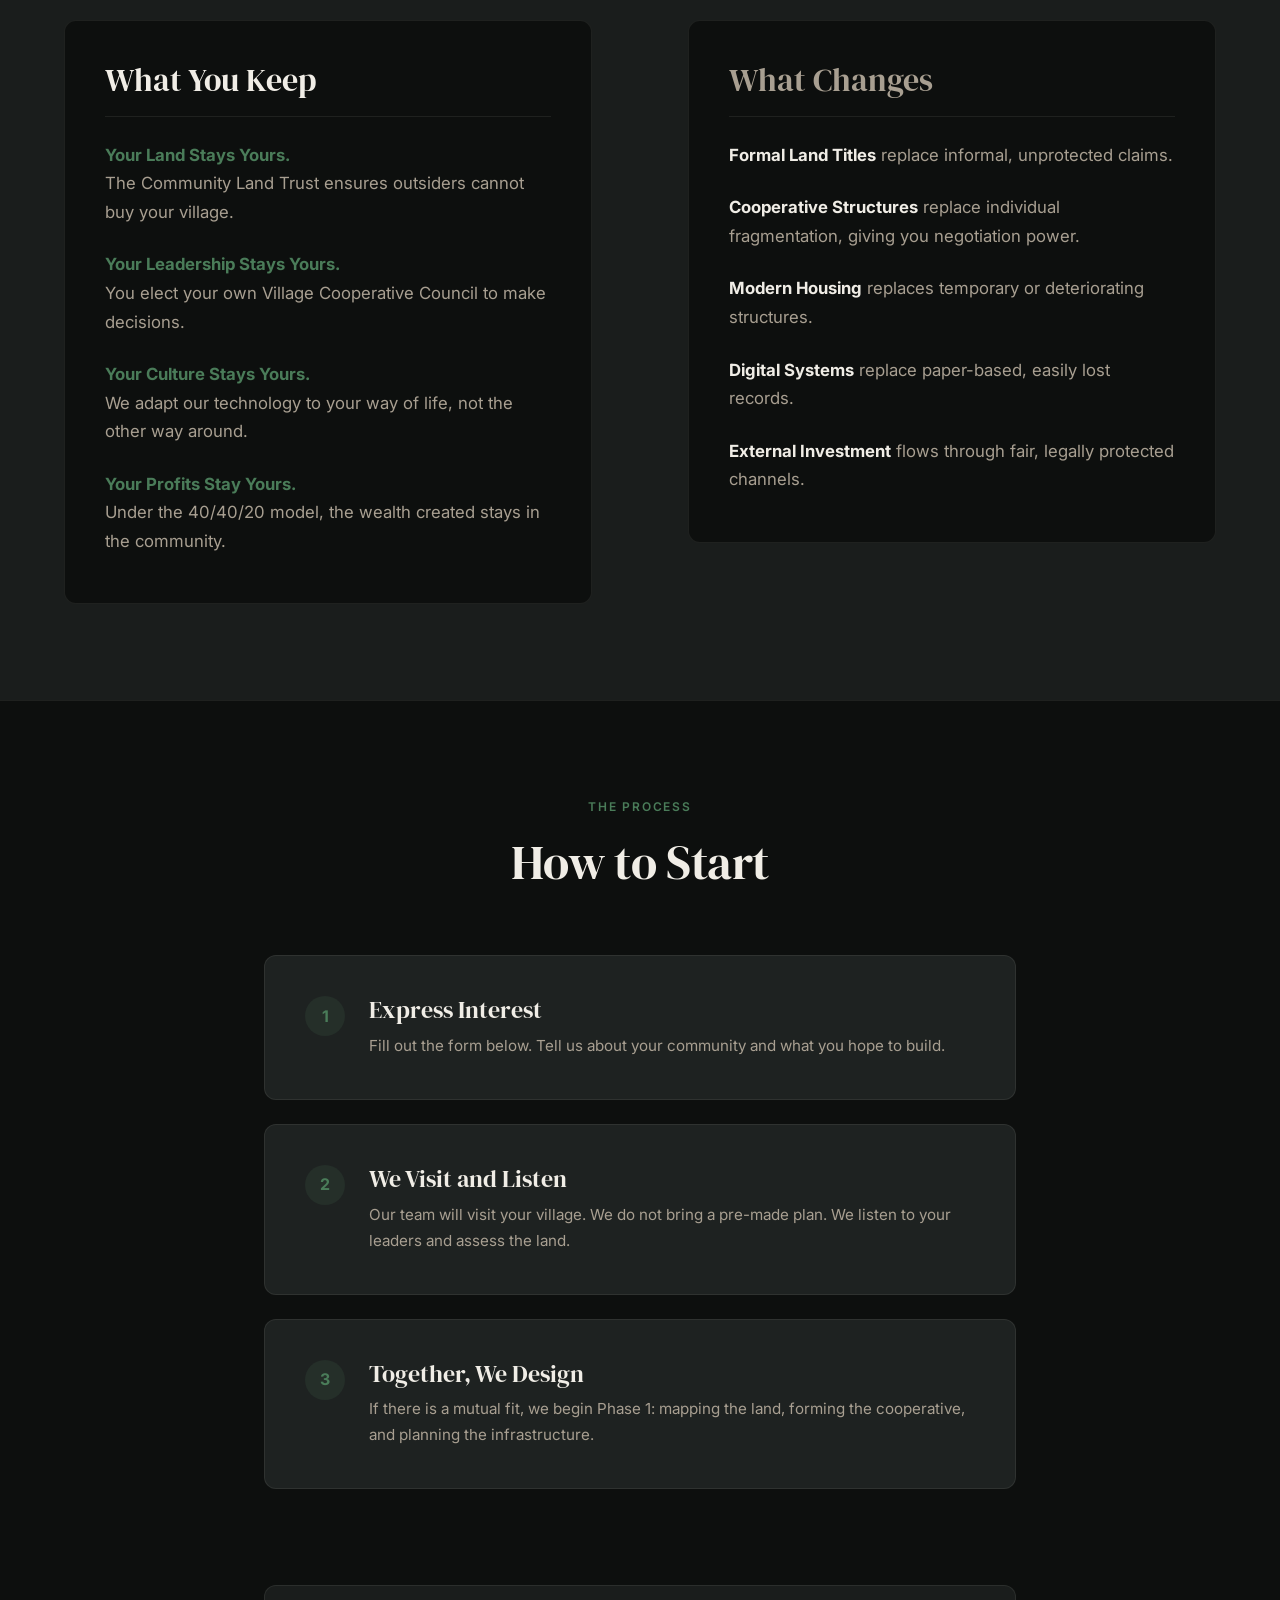
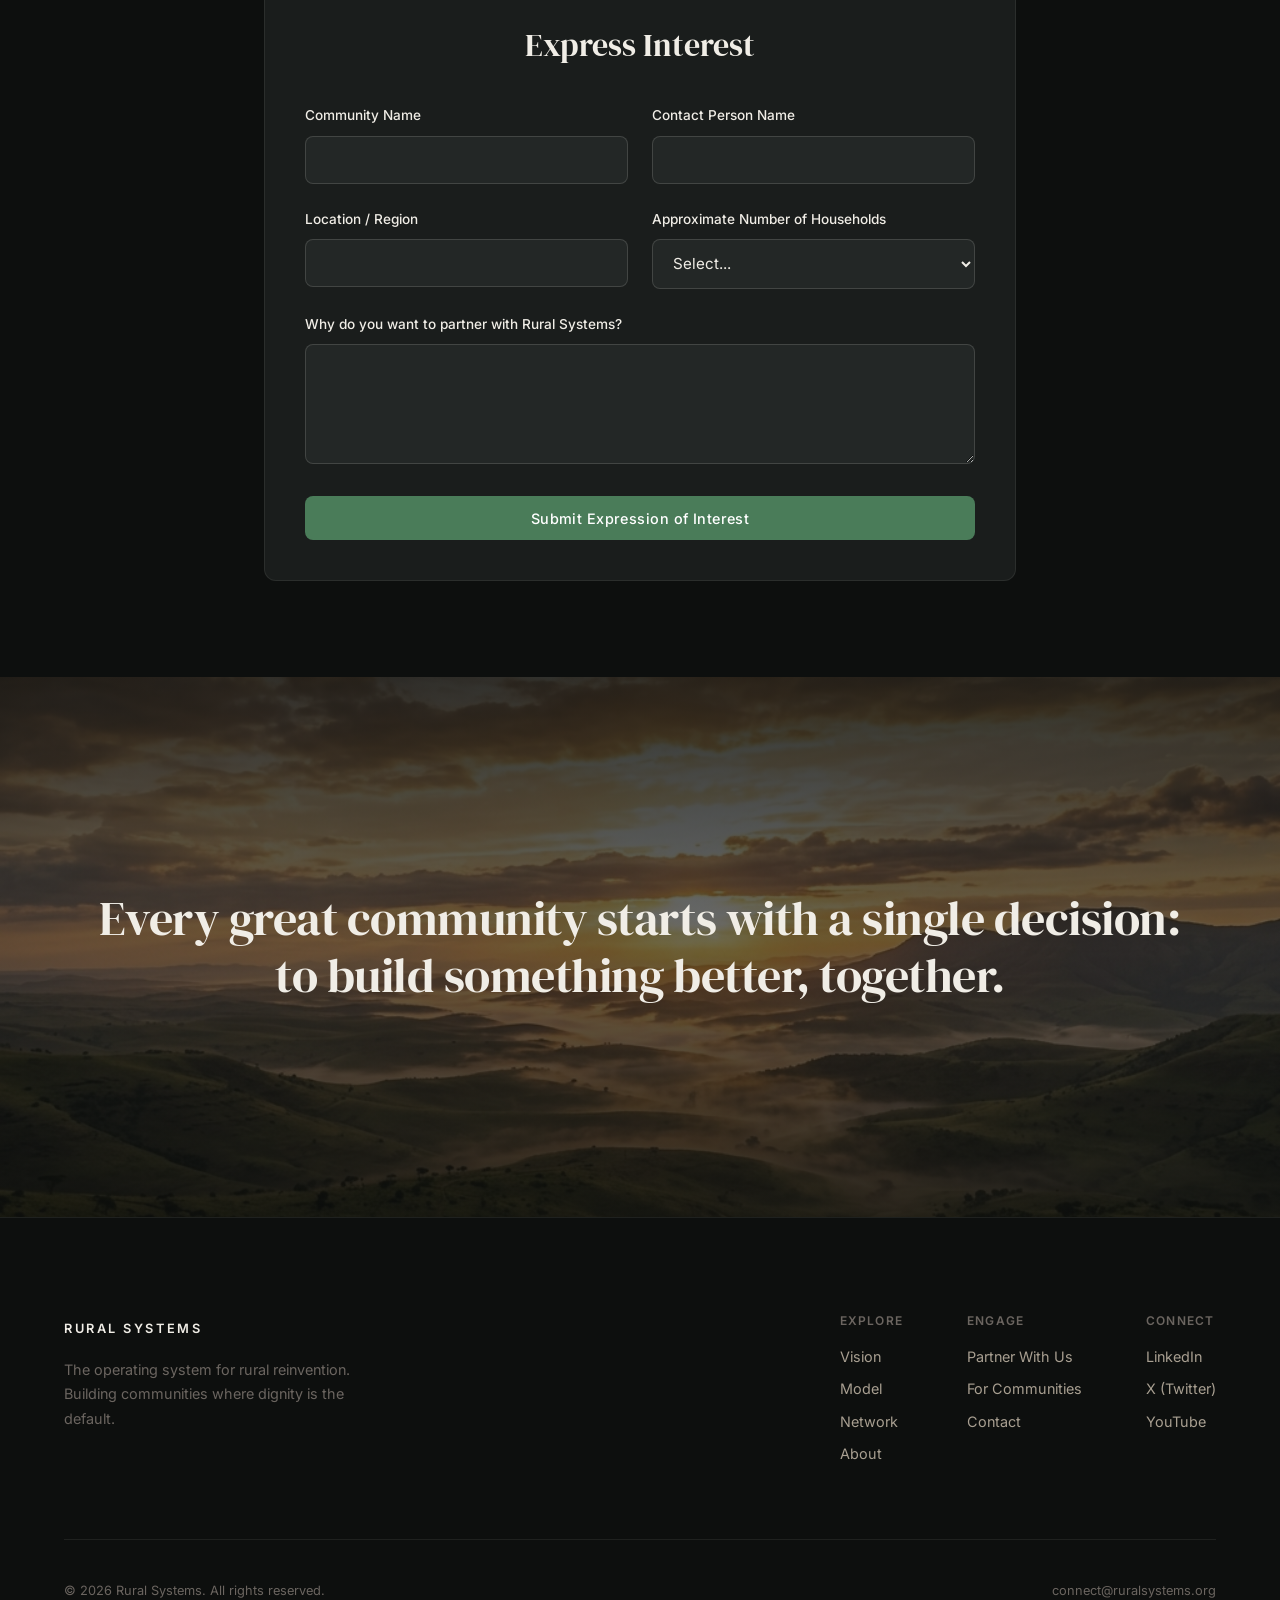
<file: communities.html>
<!DOCTYPE html>
<html lang="en">
<head>
  <meta charset="UTF-8">
  <meta name="viewport" content="width=device-width, initial-scale=1.0">
  <title>For Communities — Rural Systems</title>
  <meta name="description" content="Your Land. Your Leadership. Your Future. We build with you, not for you.">
  <meta property="og:url" content="https://ruralsystems.org/communities">
  <meta property="og:title" content="For Communities — Rural Systems">
  <meta property="og:description" content="Your Land. Your Leadership. Your Future. We build with you, not for you.">
  <meta property="og:type" content="website">
  <meta name="theme-color" content="#0D0F0E">
  <!-- Favicons -->
  <link rel="icon" type="image/x-icon" href="/images/favicons/favicon.ico">
  <link rel="icon" type="image/png" sizes="32x32" href="/images/favicons/favicon-32x32.png">
  <link rel="icon" type="image/png" sizes="16x16" href="/images/favicons/favicon-16x16.png">
  <link rel="apple-touch-icon" sizes="180x180" href="/images/favicons/apple-touch-icon.png">
  <link rel="manifest" href="/images/favicons/site.webmanifest">
  <meta property="og:image" content="https://ruralsystems.org/images/og-image.png">
  <meta property="og:image:width" content="1200">
  <meta property="og:image:height" content="630">
  <meta name="twitter:card" content="summary_large_image">
  <meta name="twitter:site" content="@ruralsystems">
  <meta name="twitter:image" content="https://ruralsystems.org/images/og-image.png">
  <link rel="stylesheet" href="css/style.css">
</head>
<body>

  <!-- ========== HEADER ========== -->
  <header class="site-header" id="header">
    <div class="header-inner">
      <a href="index.html" class="logo">Rural Systems</a>
      <nav class="nav-desktop" id="nav-desktop">
        <a href="vision.html">Vision</a>
        <a href="model.html">Model</a>
        <a href="network.html">Network</a>
        <a href="partner.html">Partner</a>
        <a href="communities.html" class="active">Communities</a>
        <a href="about.html">About</a>
        <a href="contact.html" class="nav-cta">Get Involved</a>
      </nav>
      <button class="nav-toggle" id="nav-toggle" aria-label="Toggle navigation">
        <span></span>
        <span></span>
        <span></span>
      </button>
    </div>
  </header>

  <!-- Mobile Nav -->
  <nav class="nav-mobile" id="nav-mobile">
    <a href="vision.html">Vision</a>
    <a href="model.html">Model</a>
    <a href="network.html">Network</a>
    <a href="partner.html">Partner</a>
    <a href="communities.html" class="active">Communities</a>
    <a href="about.html">About</a>
    <a href="contact.html">Get Involved</a>
  </nav>

  <!-- ========== PAGE HERO ========== -->
  <section class="page-hero" style="background: linear-gradient(180deg, rgba(13, 15, 14, 0.85) 0%, rgba(13, 15, 14, 0.95) 100%), url('images/hands-building.png') center/cover no-repeat;">
    <div class="container container--text reveal">
      <span class="text-label text-green">For Communities</span>
      <h1>Your Land. Your Leadership. Your Future.</h1>
      <p class="text-large">We do not come to save you. We do not build for you. We build <em>with</em> you.</p>
    </div>
  </section>

  <!-- ========== WHAT WE BUILD WITH YOU ========== -->
  <section class="content-section" id="build">
    <div class="container">
      <div class="section-header reveal" style="text-align: center;">
        <span class="text-label text-green">The Alliance</span>
        <h2>What We Build Together</h2>
      </div>

      <div class="card-grid card-grid--2" style="margin-top: var(--space-xl);">
        <div class="card reveal reveal-delay-1">
          <div class="card-icon card-icon--green">
            <svg width="24" height="24" viewBox="0 0 24 24" fill="none" stroke="currentColor" stroke-width="2"><path d="M12 2L2 7l10 5 10-5-10-5zM2 17l10 5 10-5M2 12l10 5 10-5"></path></svg>
          </div>
          <h4 class="text-green">Titled Land</h4>
          <p>Your land is legally protected forever through a Community Land Trust. Families receive formal, registered, inheritable leases.</p>
        </div>
        <div class="card reveal reveal-delay-2">
          <div class="card-icon card-icon--green">
            <svg width="24" height="24" viewBox="0 0 24 24" fill="none" stroke="currentColor" stroke-width="2"><path d="M3 9l9-7 9 7v11a2 2 0 0 1-2 2H5a2 2 0 0 1-2-2z"></path><polyline points="9 22 9 12 15 12 15 22"></polyline></svg>
          </div>
          <h4 class="text-green">Quality Homes</h4>
          <p>Beautiful, durable homes built by your own hands, using local materials (compressed earth) and designed for your climate.</p>
        </div>
        <div class="card reveal reveal-delay-1">
          <div class="card-icon card-icon--green">
            <svg width="24" height="24" viewBox="0 0 24 24" fill="none" stroke="currentColor" stroke-width="2"><circle cx="12" cy="12" r="10"></circle><line x1="12" y1="8" x2="12" y2="16"></line><line x1="8" y1="12" x2="16" y2="12"></line></svg>
          </div>
          <h4 class="text-green">Clean Utilities</h4>
          <p>Reliable solar power, clean water systems, and <a href="network.html" class="text-gold">community-owned connectivity</a>, managed and maintained by the community.</p>
        </div>
        <div class="card reveal reveal-delay-2">
          <div class="card-icon card-icon--green">
            <svg width="24" height="24" viewBox="0 0 24 24" fill="none" stroke="currentColor" stroke-width="2"><line x1="12" y1="1" x2="12" y2="23"></line><path d="M17 5H9.5a3.5 3.5 0 0 0 0 7h5a3.5 3.5 0 0 1 0 7H6"></path></svg>
          </div>
          <h4 class="text-green">Economic Opportunity</h4>
          <p>Cooperative businesses, fair access to larger markets, and real income. 40% of all profits go directly to member families.</p>
        </div>
      </div>
    </div>
  </section>

  <!-- ========== WHAT YOU KEEP / WHAT CHANGES ========== -->
  <section class="content-section section--dark" id="changes">
    <div class="container">
      <div class="two-col">
        <div class="reveal reveal-delay-1" style="background: var(--bg-primary); padding: var(--space-lg); border-radius: 12px; border: 1px solid var(--border-subtle);">
          <h3 style="color: var(--text-primary); border-bottom: 1px solid var(--border-subtle); padding-bottom: var(--space-sm); margin-bottom: var(--space-md);">What You Keep</h3>
          <ul style="list-style: none; padding: 0;">
            <li style="margin-bottom: var(--space-md);">
              <strong class="text-green">Your Land Stays Yours.</strong> 
              <br>The Community Land Trust ensures outsiders cannot buy your village.
            </li>
            <li style="margin-bottom: var(--space-md);">
              <strong class="text-green">Your Leadership Stays Yours.</strong> 
              <br>You elect your own Village Cooperative Council to make decisions.
            </li>
            <li style="margin-bottom: var(--space-md);">
              <strong class="text-green">Your Culture Stays Yours.</strong> 
              <br>We adapt our technology to your way of life, not the other way around.
            </li>
            <li>
              <strong class="text-green">Your Profits Stay Yours.</strong> 
              <br>Under the 40/40/20 model, the wealth created stays in the community.
            </li>
          </ul>
        </div>
        
        <div class="reveal reveal-delay-2" style="background: var(--bg-primary); padding: var(--space-lg); border-radius: 12px; border: 1px solid var(--border-subtle);">
          <h3 style="color: var(--text-secondary); border-bottom: 1px solid var(--border-subtle); padding-bottom: var(--space-sm); margin-bottom: var(--space-md);">What Changes</h3>
          <ul style="list-style: none; padding: 0;">
            <li style="margin-bottom: var(--space-md);">
              <strong class="text-white">Formal Land Titles</strong> replace informal, unprotected claims.
            </li>
            <li style="margin-bottom: var(--space-md);">
              <strong class="text-white">Cooperative Structures</strong> replace individual fragmentation, giving you negotiation power.
            </li>
            <li style="margin-bottom: var(--space-md);">
              <strong class="text-white">Modern Housing</strong> replaces temporary or deteriorating structures.
            </li>
            <li style="margin-bottom: var(--space-md);">
              <strong class="text-white">Digital Systems</strong> replace paper-based, easily lost records.
            </li>
            <li>
              <strong class="text-white">External Investment</strong> flows through fair, legally protected channels.
            </li>
          </ul>
        </div>
      </div>
    </div>
  </section>

  <!-- ========== HOW TO START ========== -->
  <section class="content-section" id="start">
    <div class="container container--narrow">
      <div class="section-header reveal" style="text-align: center;">
        <span class="text-label text-green">The Process</span>
        <h2>How to Start</h2>
      </div>

      <div style="display: flex; flex-direction: column; gap: var(--space-md); margin-top: var(--space-xl);">
        <div class="card reveal reveal-delay-1" style="display: flex; gap: var(--space-md); align-items: flex-start;">
          <div style="background: var(--accent-green-dim); color: var(--accent-green); width: 40px; height: 40px; border-radius: 50%; display: flex; align-items: center; justify-content: center; font-weight: bold; flex-shrink: 0;">1</div>
          <div>
            <h4>Express Interest</h4>
            <p>Fill out the form below. Tell us about your community and what you hope to build.</p>
          </div>
        </div>
        <div class="card reveal reveal-delay-2" style="display: flex; gap: var(--space-md); align-items: flex-start;">
          <div style="background: var(--accent-green-dim); color: var(--accent-green); width: 40px; height: 40px; border-radius: 50%; display: flex; align-items: center; justify-content: center; font-weight: bold; flex-shrink: 0;">2</div>
          <div>
            <h4>We Visit and Listen</h4>
            <p>Our team will visit your village. We do not bring a pre-made plan. We listen to your leaders and assess the land.</p>
          </div>
        </div>
        <div class="card reveal reveal-delay-3" style="display: flex; gap: var(--space-md); align-items: flex-start;">
          <div style="background: var(--accent-green-dim); color: var(--accent-green); width: 40px; height: 40px; border-radius: 50%; display: flex; align-items: center; justify-content: center; font-weight: bold; flex-shrink: 0;">3</div>
          <div>
            <h4>Together, We Design</h4>
            <p>If there is a mutual fit, we begin Phase 1: mapping the land, forming the cooperative, and planning the infrastructure.</p>
          </div>
        </div>
      </div>

      <!-- Interest Form -->
      <div class="card reveal" style="margin-top: var(--space-2xl); background: var(--bg-secondary);">
        <h3 style="margin-bottom: var(--space-lg); text-align: center;">Express Interest</h3>
        <form data-form="community-interest">
          <div class="two-col" style="gap: var(--space-md); margin-bottom: var(--space-md);">
            <div class="form-group" style="margin-bottom: 0;">
              <label for="community">Community Name</label>
              <input type="text" id="community" name="community" required>
            </div>
            <div class="form-group" style="margin-bottom: 0;">
              <label for="contact">Contact Person Name</label>
              <input type="text" id="contact" name="contact" required>
            </div>
          </div>
          <div class="two-col" style="gap: var(--space-md); margin-bottom: var(--space-md);">
            <div class="form-group" style="margin-bottom: 0;">
              <label for="location">Location / Region</label>
              <input type="text" id="location" name="location" required>
            </div>
            <div class="form-group" style="margin-bottom: 0;">
              <label for="households">Approximate Number of Households</label>
              <select id="households" name="households" required>
                <option value="">Select...</option>
                <option value="< 50">Fewer than 50</option>
                <option value="50 - 200">50 - 200</option>
                <option value="200 - 500">200 - 500</option>
                <option value="500+">More than 500</option>
              </select>
            </div>
          </div>
          <div class="form-group">
            <label for="message">Why do you want to partner with Rural Systems?</label>
            <textarea id="message" name="message" required></textarea>
          </div>
          <button type="submit" class="btn btn--primary" style="width: 100%; justify-content: center; background: var(--accent-green); color: white;">Submit Expression of Interest</button>
        </form>
      </div>
    </div>
  </section>

  <!-- ========== CLOSING ========== -->
  <section class="cta-section">
    <div class="hero-bg">
      <img src="images/dawn.png" alt="Dawn over Africa" loading="lazy">
    </div>
    <div class="cta-content reveal">
      <h2 style="margin-bottom: 0;">Every great community starts with a single decision:<br>to build something better, together.</h2>
    </div>
  </section>

  <!-- ========== FOOTER ========== -->
  <footer class="site-footer">
    <div class="container">
      <div class="footer-inner">
        <div class="footer-brand">
          <a href="index.html" class="logo">Rural Systems</a>
          <p>The operating system for rural reinvention. Building communities where dignity is the default.</p>
        </div>
        <div class="footer-links">
          <div class="footer-links-group">
            <h5>Explore</h5>
            <a href="vision.html">Vision</a>
            <a href="model.html">Model</a>
            <a href="network.html">Network</a>
            <a href="about.html">About</a>
          </div>
          <div class="footer-links-group">
            <h5>Engage</h5>
            <a href="partner.html">Partner With Us</a>
            <a href="communities.html">For Communities</a>
            <a href="contact.html">Contact</a>
          </div>
          <div class="footer-links-group">
            <h5>Connect</h5>
            <a href="https://linkedin.com/company/ruralsystems" target="_blank" rel="noopener">LinkedIn</a>
            <a href="https://x.com/ruralsystems" target="_blank" rel="noopener">X (Twitter)</a>
            <a href="https://youtube.com/@ruralsystems" target="_blank" rel="noopener">YouTube</a>
          </div>
        </div>
      </div>
      <div class="footer-bottom">
        <span>© 2026 Rural Systems. All rights reserved.</span>
        <span>connect@ruralsystems.org</span>
      </div>
    </div>
  </footer>

  <script src="js/main.js"></script>
</body>
</html>
</file>
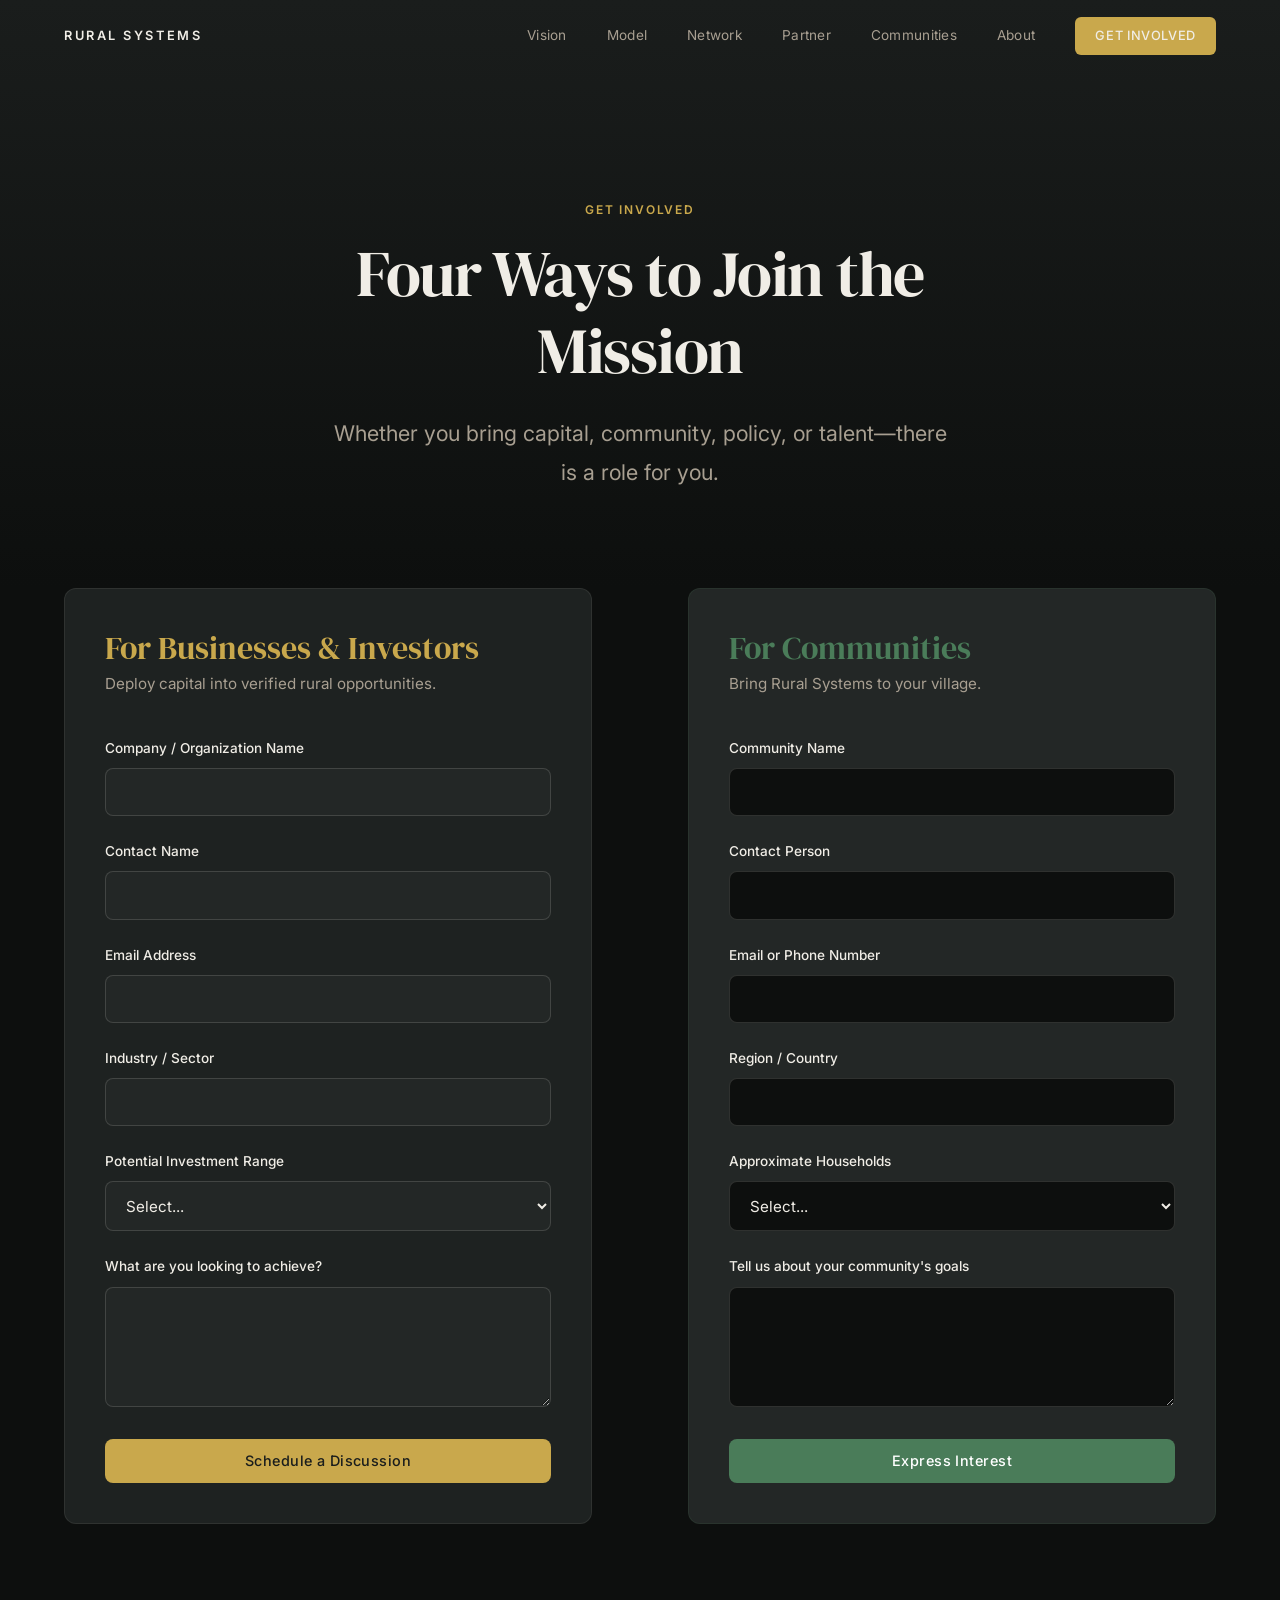
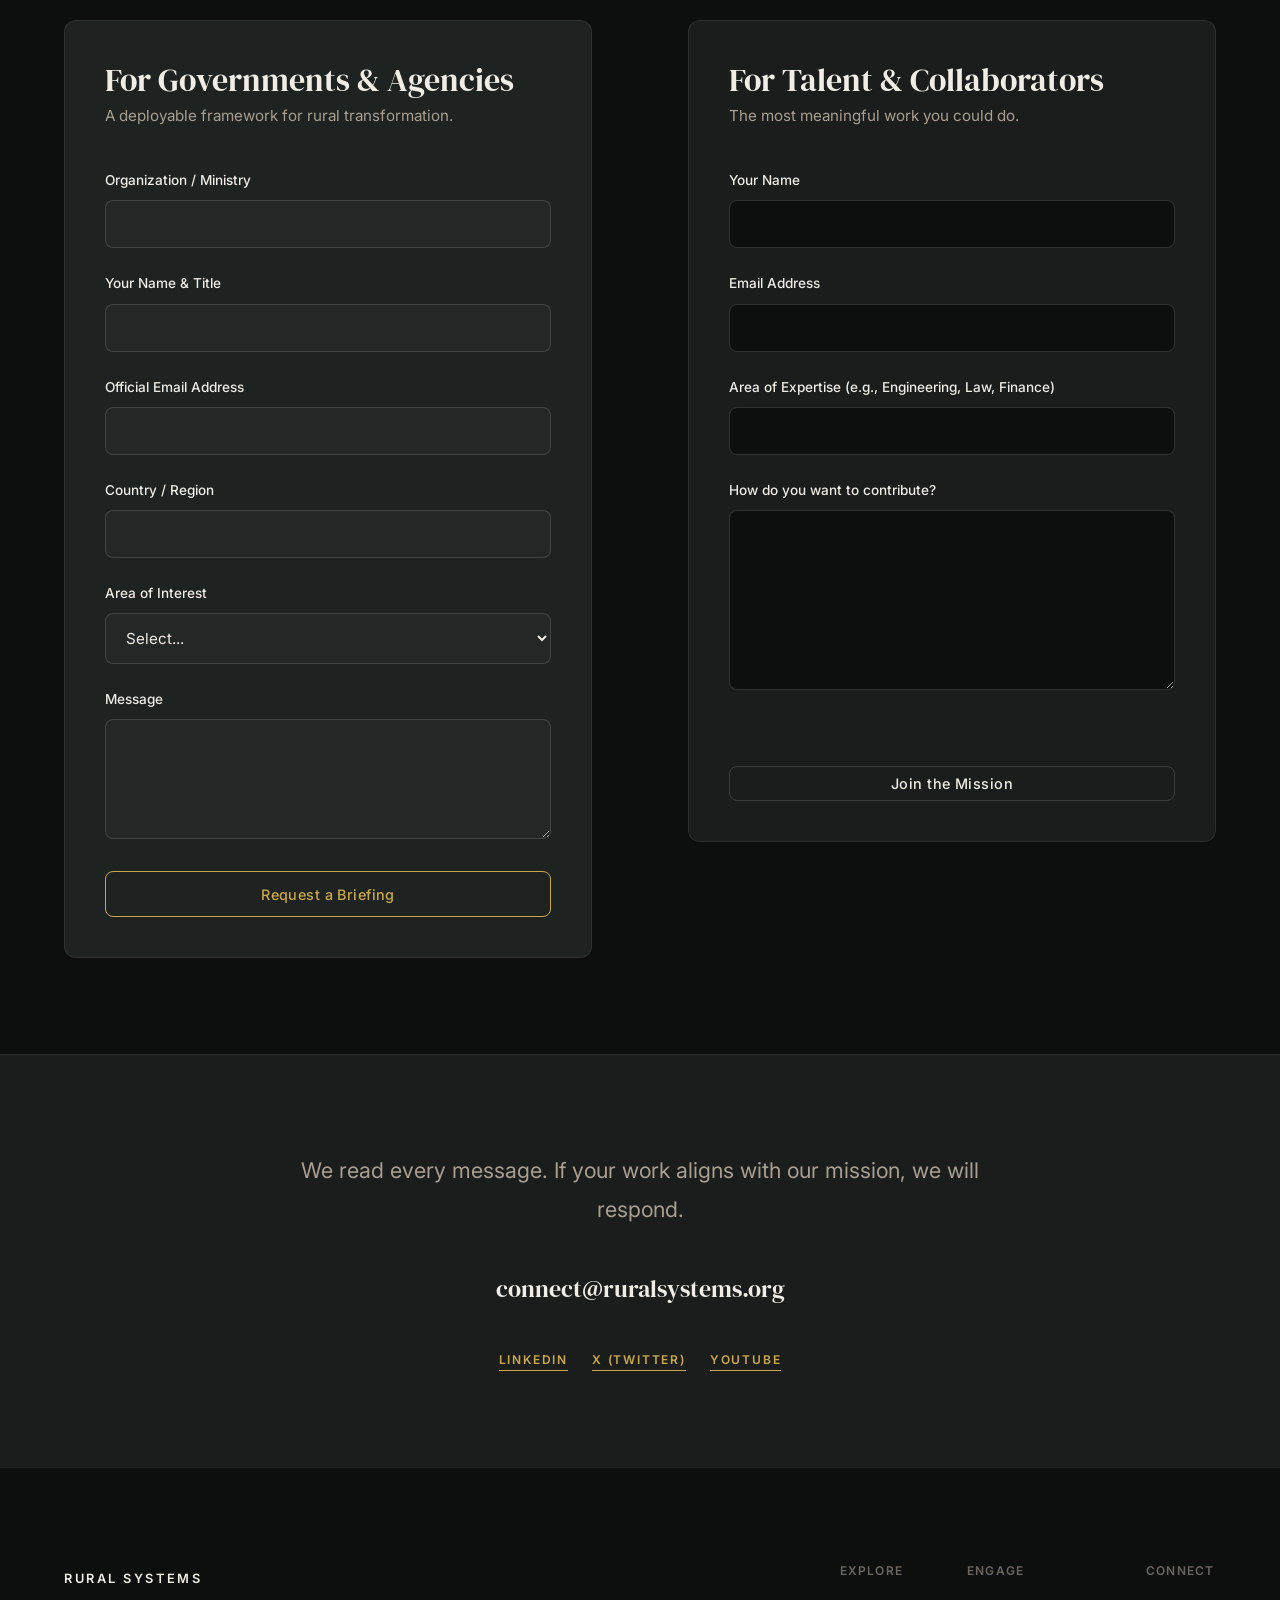
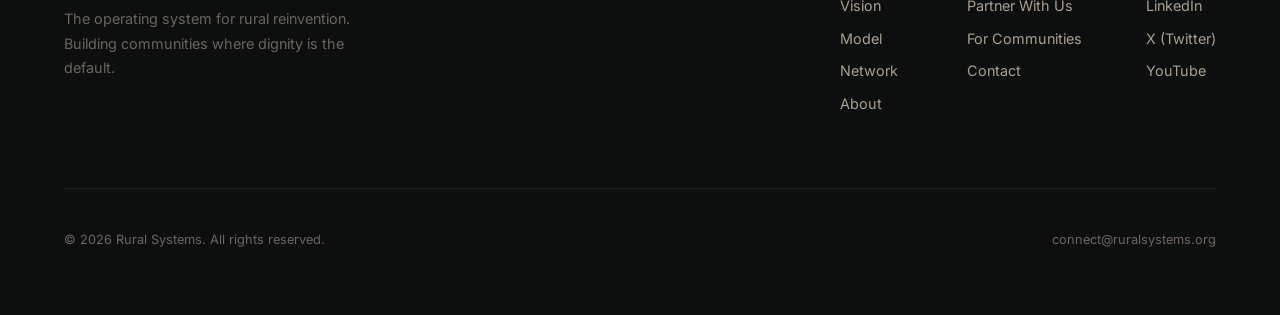
<file: contact.html>
<!DOCTYPE html>
<html lang="en">
<head>
  <meta charset="UTF-8">
  <meta name="viewport" content="width=device-width, initial-scale=1.0">
  <title>Get Involved — Rural Systems</title>
  <meta name="description" content="Four ways to join the mission. Whether you bring capital, community, policy, or talent.">
  <meta property="og:url" content="https://ruralsystems.org/contact">
  <meta property="og:title" content="Get Involved — Rural Systems">
  <meta property="og:description" content="Four ways to join the mission. Whether you bring capital, community, policy, or talent.">
  <meta property="og:type" content="website">
  <meta name="theme-color" content="#0D0F0E">
  <!-- Favicons -->
  <link rel="icon" type="image/x-icon" href="/images/favicons/favicon.ico">
  <link rel="icon" type="image/png" sizes="32x32" href="/images/favicons/favicon-32x32.png">
  <link rel="icon" type="image/png" sizes="16x16" href="/images/favicons/favicon-16x16.png">
  <link rel="apple-touch-icon" sizes="180x180" href="/images/favicons/apple-touch-icon.png">
  <link rel="manifest" href="/images/favicons/site.webmanifest">
  <meta property="og:image" content="https://ruralsystems.org/images/og-image.png">
  <meta property="og:image:width" content="1200">
  <meta property="og:image:height" content="630">
  <meta name="twitter:card" content="summary_large_image">
  <meta name="twitter:site" content="@ruralsystems">
  <meta name="twitter:image" content="https://ruralsystems.org/images/og-image.png">
  <link rel="stylesheet" href="css/style.css">
</head>
<body>

  <!-- ========== HEADER ========== -->
  <header class="site-header" id="header">
    <div class="header-inner">
      <a href="index.html" class="logo">Rural Systems</a>
      <nav class="nav-desktop" id="nav-desktop">
        <a href="vision.html">Vision</a>
        <a href="model.html">Model</a>
        <a href="network.html">Network</a>
        <a href="partner.html">Partner</a>
        <a href="communities.html">Communities</a>
        <a href="about.html">About</a>
        <a href="contact.html" class="nav-cta active">Get Involved</a>
      </nav>
      <button class="nav-toggle" id="nav-toggle" aria-label="Toggle navigation">
        <span></span>
        <span></span>
        <span></span>
      </button>
    </div>
  </header>

  <!-- Mobile Nav -->
  <nav class="nav-mobile" id="nav-mobile">
    <a href="vision.html">Vision</a>
    <a href="model.html">Model</a>
    <a href="network.html">Network</a>
    <a href="partner.html">Partner</a>
    <a href="communities.html">Communities</a>
    <a href="about.html">About</a>
    <a href="contact.html" class="active">Get Involved</a>
  </nav>

  <!-- ========== PAGE HERO ========== -->
  <section class="page-hero">
    <div class="container container--text reveal">
      <span class="text-label text-gold">Get Involved</span>
      <h1>Four Ways to Join the Mission</h1>
      <p class="text-large">Whether you bring capital, community, policy, or talent—there is a role for you.</p>
    </div>
  </section>

  <!-- ========== FORMS GRID ========== -->
  <section class="content-section" style="padding-top: 0;" id="forms">
    <div class="container">
      <div class="two-col">
        
        <!-- Business Form -->
        <div class="card reveal reveal-delay-1" id="business">
          <h3 class="text-gold" style="margin-bottom: 0.25rem;">For Businesses & Investors</h3>
          <p style="margin-bottom: var(--space-lg); font-size: 0.95rem;">Deploy capital into verified rural opportunities.</p>
          
          <form data-form="business-inquiry">
            <div class="form-group">
              <label for="b-company">Company / Organization Name</label>
              <input type="text" id="b-company" name="company" required>
            </div>
            <div class="form-group">
              <label for="b-name">Contact Name</label>
              <input type="text" id="b-name" name="name" required>
            </div>
            <div class="form-group">
              <label for="b-email">Email Address</label>
              <input type="email" id="b-email" name="email" required>
            </div>
            <div class="form-group">
              <label for="b-sector">Industry / Sector</label>
              <input type="text" id="b-sector" name="sector" required>
            </div>
            <div class="form-group">
              <label for="b-range">Potential Investment Range</label>
              <select id="b-range" name="investment_range" required>
                <option value="">Select...</option>
                <option value="< $100K">Under $100,000</option>
                <option value="$100K - $500K">$100,000 - $500,000</option>
                <option value="$500K - $2M">$500,000 - $2,000,000</option>
                <option value="$2M+">$2,000,000+</option>
              </select>
            </div>
            <div class="form-group">
              <label for="b-message">What are you looking to achieve?</label>
              <textarea id="b-message" name="message" required></textarea>
            </div>
            <button type="submit" class="btn btn--primary" style="width: 100%; justify-content: center;">Schedule a Discussion</button>
          </form>
        </div>

        <!-- Community Form -->
        <div class="card reveal reveal-delay-2" id="community" style="background: var(--bg-tertiary); border-color: var(--accent-green-dim);">
          <h3 class="text-green" style="margin-bottom: 0.25rem;">For Communities</h3>
          <p style="margin-bottom: var(--space-lg); font-size: 0.95rem;">Bring Rural Systems to your village.</p>
          
          <form data-form="community-interest">
            <div class="form-group">
              <label for="c-community">Community Name</label>
              <input type="text" id="c-community" name="community" required style="background: var(--bg-primary);">
            </div>
            <div class="form-group">
              <label for="c-contact">Contact Person</label>
              <input type="text" id="c-contact" name="contact" required style="background: var(--bg-primary);">
            </div>
            <div class="form-group">
              <label for="c-contact-info">Email or Phone Number</label>
              <input type="text" id="c-contact-info" name="contact_info" required style="background: var(--bg-primary);">
            </div>
            <div class="form-group">
              <label for="c-region">Region / Country</label>
              <input type="text" id="c-region" name="region" required style="background: var(--bg-primary);">
            </div>
            <div class="form-group">
              <label for="c-households">Approximate Households</label>
              <select id="c-households" name="households" required style="background: var(--bg-primary);">
                <option value="">Select...</option>
                <option value="< 50">Fewer than 50</option>
                <option value="50 - 200">50 - 200</option>
                <option value="200 - 500">200 - 500</option>
                <option value="500+">More than 500</option>
              </select>
            </div>
            <div class="form-group">
              <label for="c-message">Tell us about your community's goals</label>
              <textarea id="c-message" name="message" required style="background: var(--bg-primary);"></textarea>
            </div>
            <button type="submit" class="btn btn--primary" style="width: 100%; justify-content: center; background: var(--accent-green); color: white;">Express Interest</button>
          </form>
        </div>

        <!-- Government Form -->
        <div class="card reveal reveal-delay-1" id="government">
          <h3 style="margin-bottom: 0.25rem;">For Governments & Agencies</h3>
          <p style="margin-bottom: var(--space-lg); font-size: 0.95rem;">A deployable framework for rural transformation.</p>
          
          <form data-form="government-inquiry">
            <div class="form-group">
              <label for="g-org">Organization / Ministry</label>
              <input type="text" id="g-org" name="organization" required>
            </div>
            <div class="form-group">
              <label for="g-name">Your Name & Title</label>
              <input type="text" id="g-name" name="name" required>
            </div>
            <div class="form-group">
              <label for="g-email">Official Email Address</label>
              <input type="email" id="g-email" name="email" required>
            </div>
            <div class="form-group">
              <label for="g-country">Country / Region</label>
              <input type="text" id="g-country" name="country" required>
            </div>
            <div class="form-group">
              <label for="g-interest">Area of Interest</label>
              <select id="g-interest" name="interest_area" required>
                <option value="">Select...</option>
                <option value="National Program">National Deployment Program</option>
                <option value="Technical Assistance">Technical Assistance / Advisory</option>
                <option value="Research Partnership">Research & Data Partnership</option>
                <option value="Licensing">Template Licensing</option>
                <option value="Other">Other</option>
              </select>
            </div>
            <div class="form-group">
              <label for="g-message">Message</label>
              <textarea id="g-message" name="message" required></textarea>
            </div>
            <button type="submit" class="btn btn--secondary" style="width: 100%; justify-content: center;">Request a Briefing</button>
          </form>
        </div>

        <!-- Talent Form -->
        <div class="card reveal reveal-delay-2" id="talent" style="background: var(--bg-secondary);">
          <h3 style="margin-bottom: 0.25rem;">For Talent & Collaborators</h3>
          <p style="margin-bottom: var(--space-lg); font-size: 0.95rem;">The most meaningful work you could do.</p>
          
          <form data-form="talent-inquiry">
            <div class="form-group">
              <label for="t-name">Your Name</label>
              <input type="text" id="t-name" name="name" required style="background: var(--bg-primary);">
            </div>
            <div class="form-group">
              <label for="t-email">Email Address</label>
              <input type="email" id="t-email" name="email" required style="background: var(--bg-primary);">
            </div>
            <div class="form-group">
              <label for="t-expertise">Area of Expertise (e.g., Engineering, Law, Finance)</label>
              <input type="text" id="t-expertise" name="expertise" required style="background: var(--bg-primary);">
            </div>
            <div class="form-group">
              <label for="t-message">How do you want to contribute?</label>
              <textarea id="t-message" name="message" required style="background: var(--bg-primary); min-height: 180px;"></textarea>
            </div>
            <div style="margin-top: calc(var(--space-md) * 2.8);">
              <button type="submit" class="btn btn--ghost" style="width: 100%; justify-content: center; border: 1px solid var(--border-medium); border-radius: 8px;">Join the Mission</button>
            </div>
          </form>
        </div>

      </div>
    </div>
  </section>

  <!-- ========== CONTACT INFO ========== -->
  <section class="content-section section--dark" style="text-align: center; border-top: 1px solid var(--border-subtle);">
    <div class="container container--narrow reveal">
      <p class="text-large" style="margin-bottom: var(--space-md);">We read every message. If your work aligns with our mission, we will respond.</p>
      
      <div style="display: flex; flex-direction: column; gap: var(--space-sm); align-items: center; margin-top: var(--space-lg);">
        <a href="mailto:connect@ruralsystems.org" style="font-family: var(--font-heading); font-size: 1.5rem; color: var(--text-primary); text-decoration: none;">connect@ruralsystems.org</a>
        
        <div style="display: flex; gap: var(--space-md); margin-top: var(--space-md);">
          <a href="https://linkedin.com/company/ruralsystems" target="_blank" rel="noopener" class="text-label" style="text-decoration: none; border-bottom: 1px solid var(--accent-gold);">LinkedIn</a>
          <a href="https://x.com/ruralsystems" target="_blank" rel="noopener" class="text-label" style="text-decoration: none; border-bottom: 1px solid var(--accent-gold);">X (Twitter)</a>
          <a href="https://youtube.com/@ruralsystems" target="_blank" rel="noopener" class="text-label" style="text-decoration: none; border-bottom: 1px solid var(--accent-gold);">YouTube</a>
        </div>
      </div>
    </div>
  </section>

  <!-- ========== FOOTER ========== -->
  <footer class="site-footer">
    <div class="container">
      <div class="footer-inner">
        <div class="footer-brand">
          <a href="index.html" class="logo">Rural Systems</a>
          <p>The operating system for rural reinvention. Building communities where dignity is the default.</p>
        </div>
        <div class="footer-links">
          <div class="footer-links-group">
            <h5>Explore</h5>
            <a href="vision.html">Vision</a>
            <a href="model.html">Model</a>
            <a href="network.html">Network</a>
            <a href="about.html">About</a>
          </div>
          <div class="footer-links-group">
            <h5>Engage</h5>
            <a href="partner.html">Partner With Us</a>
            <a href="communities.html">For Communities</a>
            <a href="contact.html">Contact</a>
          </div>
          <div class="footer-links-group">
            <h5>Connect</h5>
            <a href="https://linkedin.com/company/ruralsystems" target="_blank" rel="noopener">LinkedIn</a>
            <a href="https://x.com/ruralsystems" target="_blank" rel="noopener">X (Twitter)</a>
            <a href="https://youtube.com/@ruralsystems" target="_blank" rel="noopener">YouTube</a>
          </div>
        </div>
      </div>
      <div class="footer-bottom">
        <span>© 2026 Rural Systems. All rights reserved.</span>
        <span>connect@ruralsystems.org</span>
      </div>
    </div>
  </footer>

  <script src="js/main.js"></script>
</body>
</html>
</file>
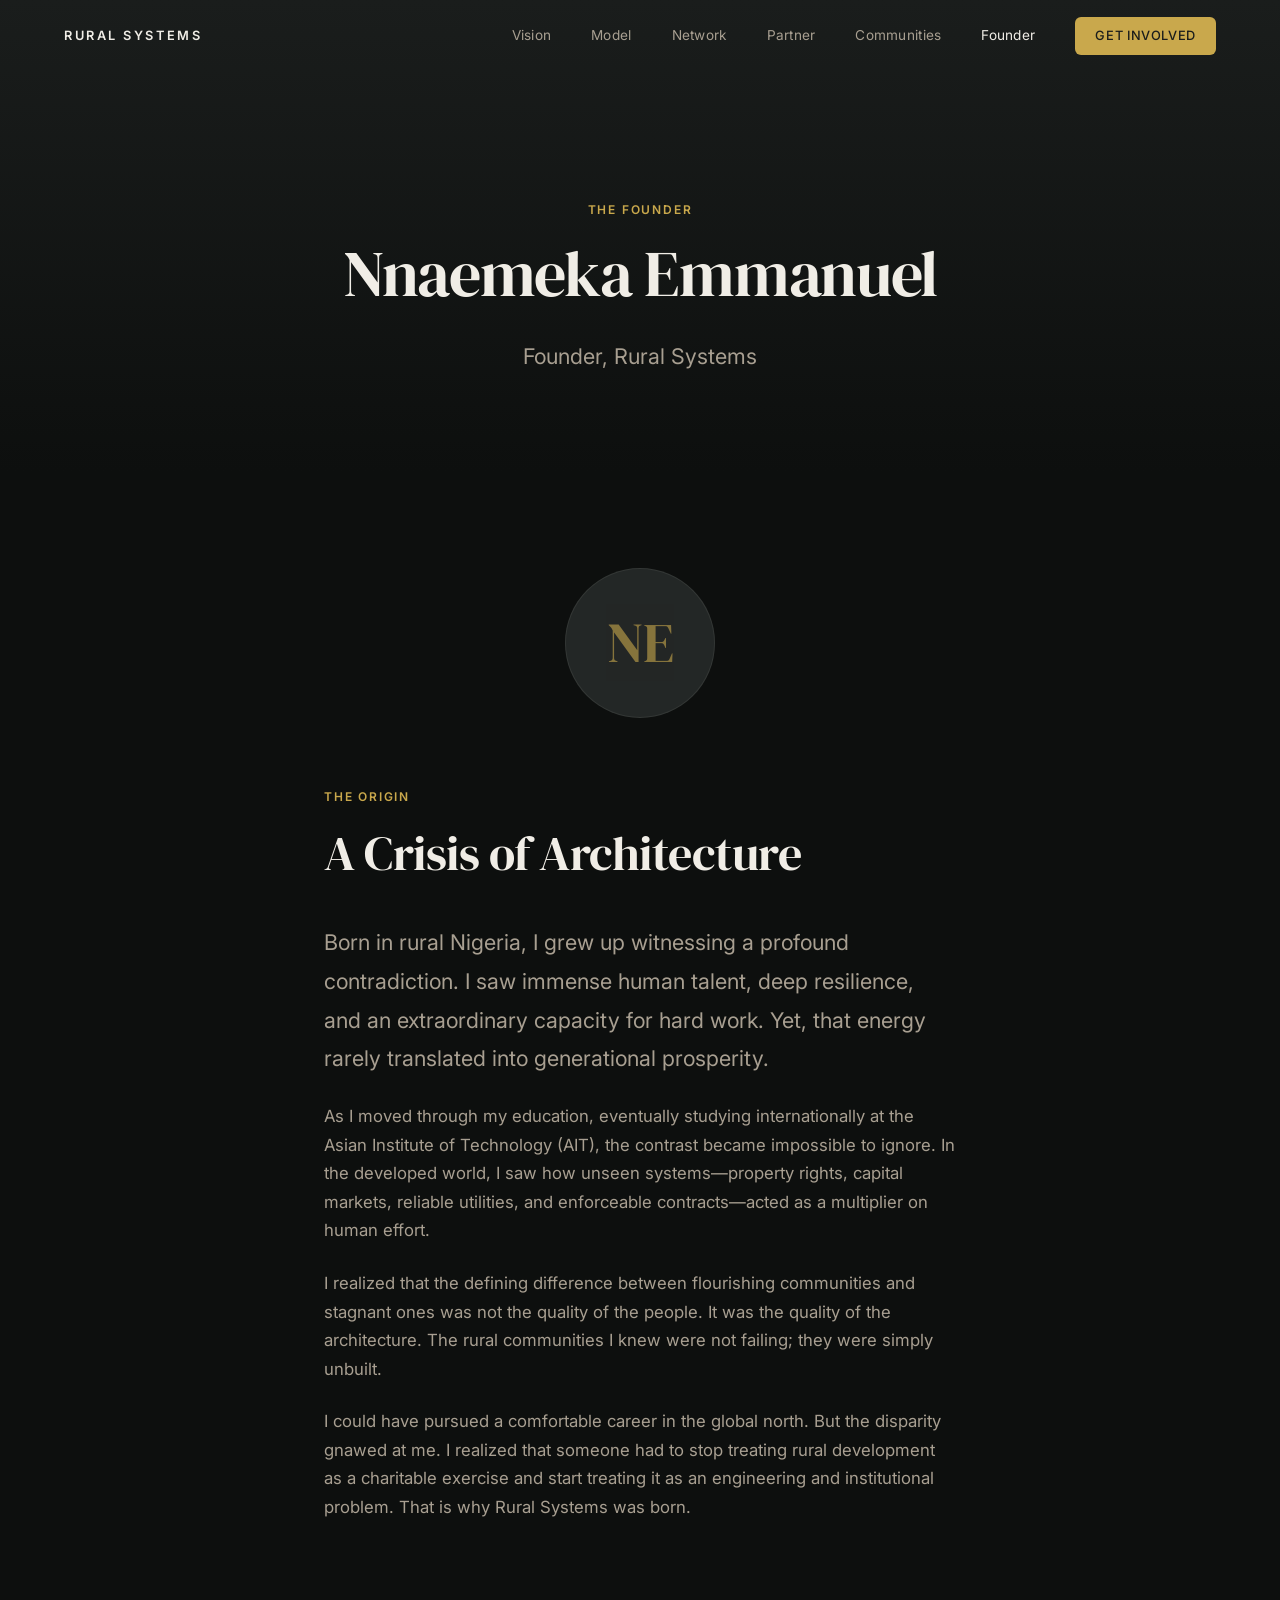
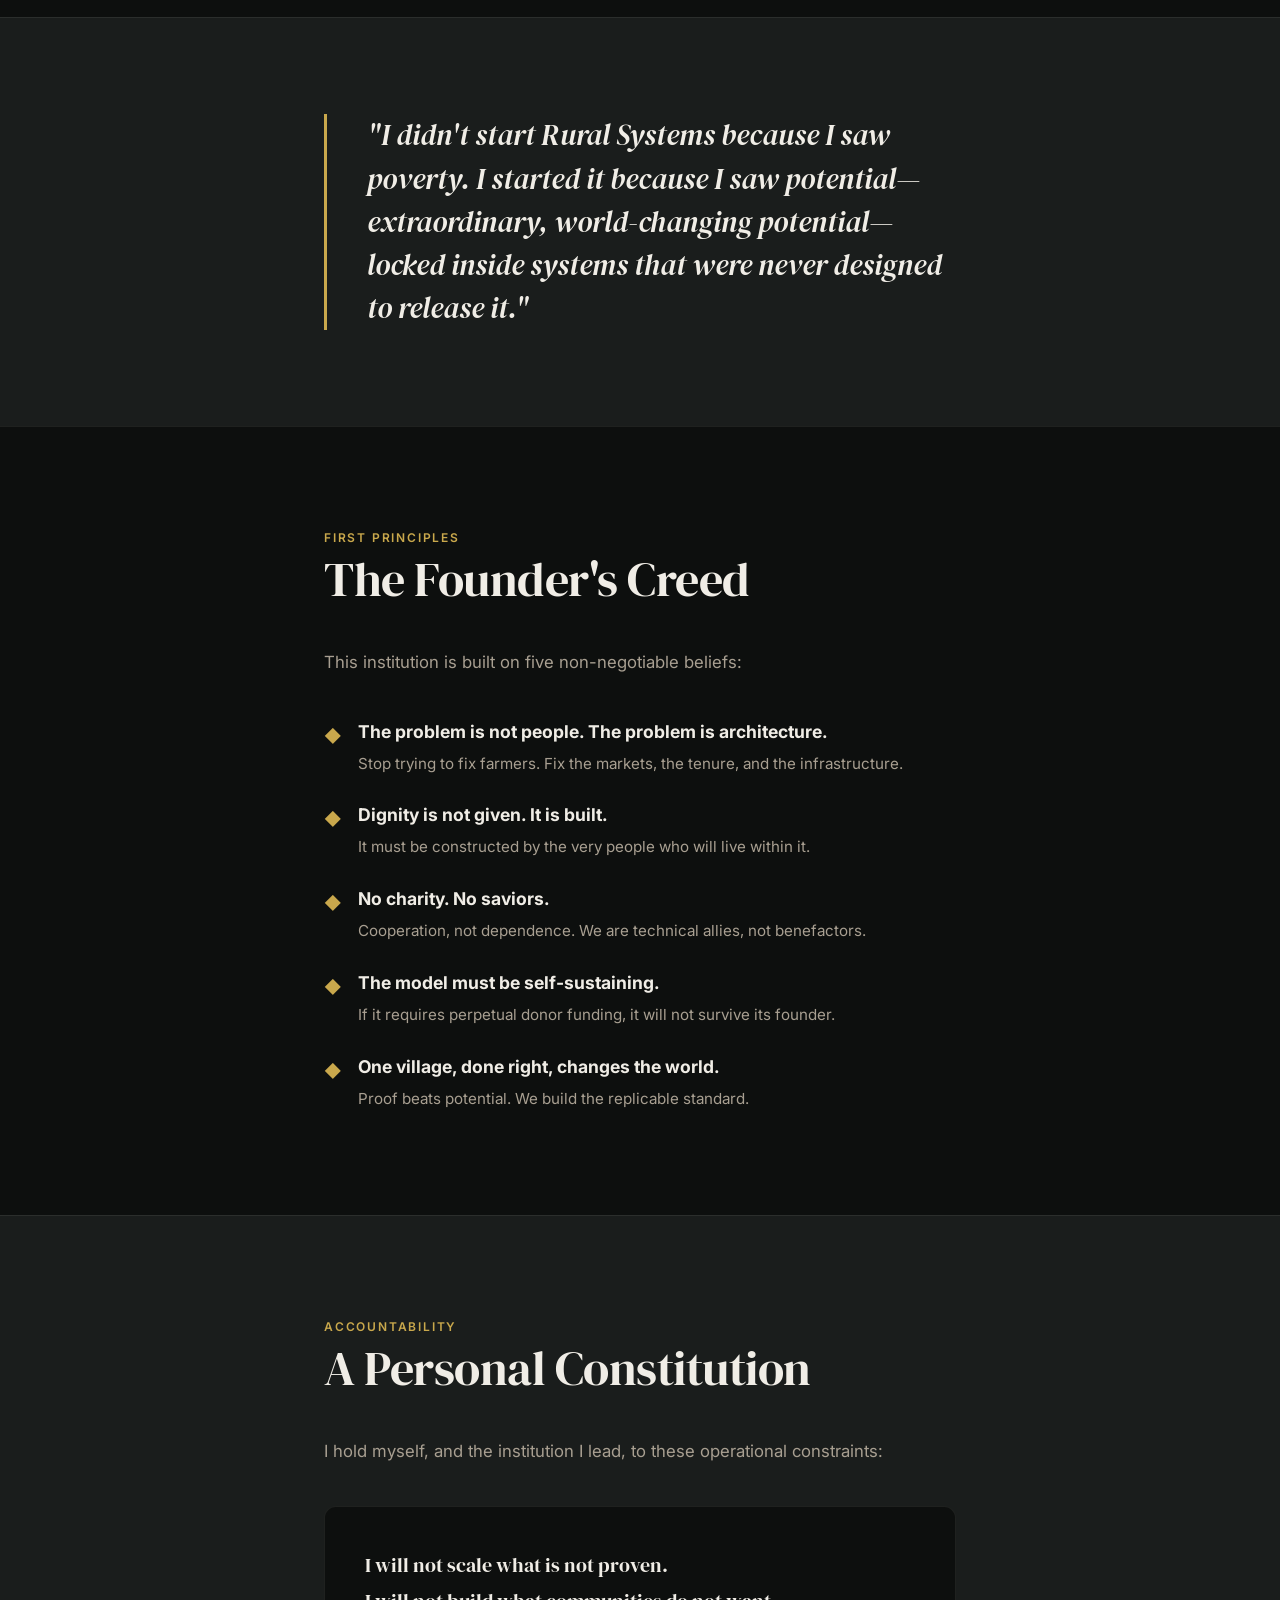
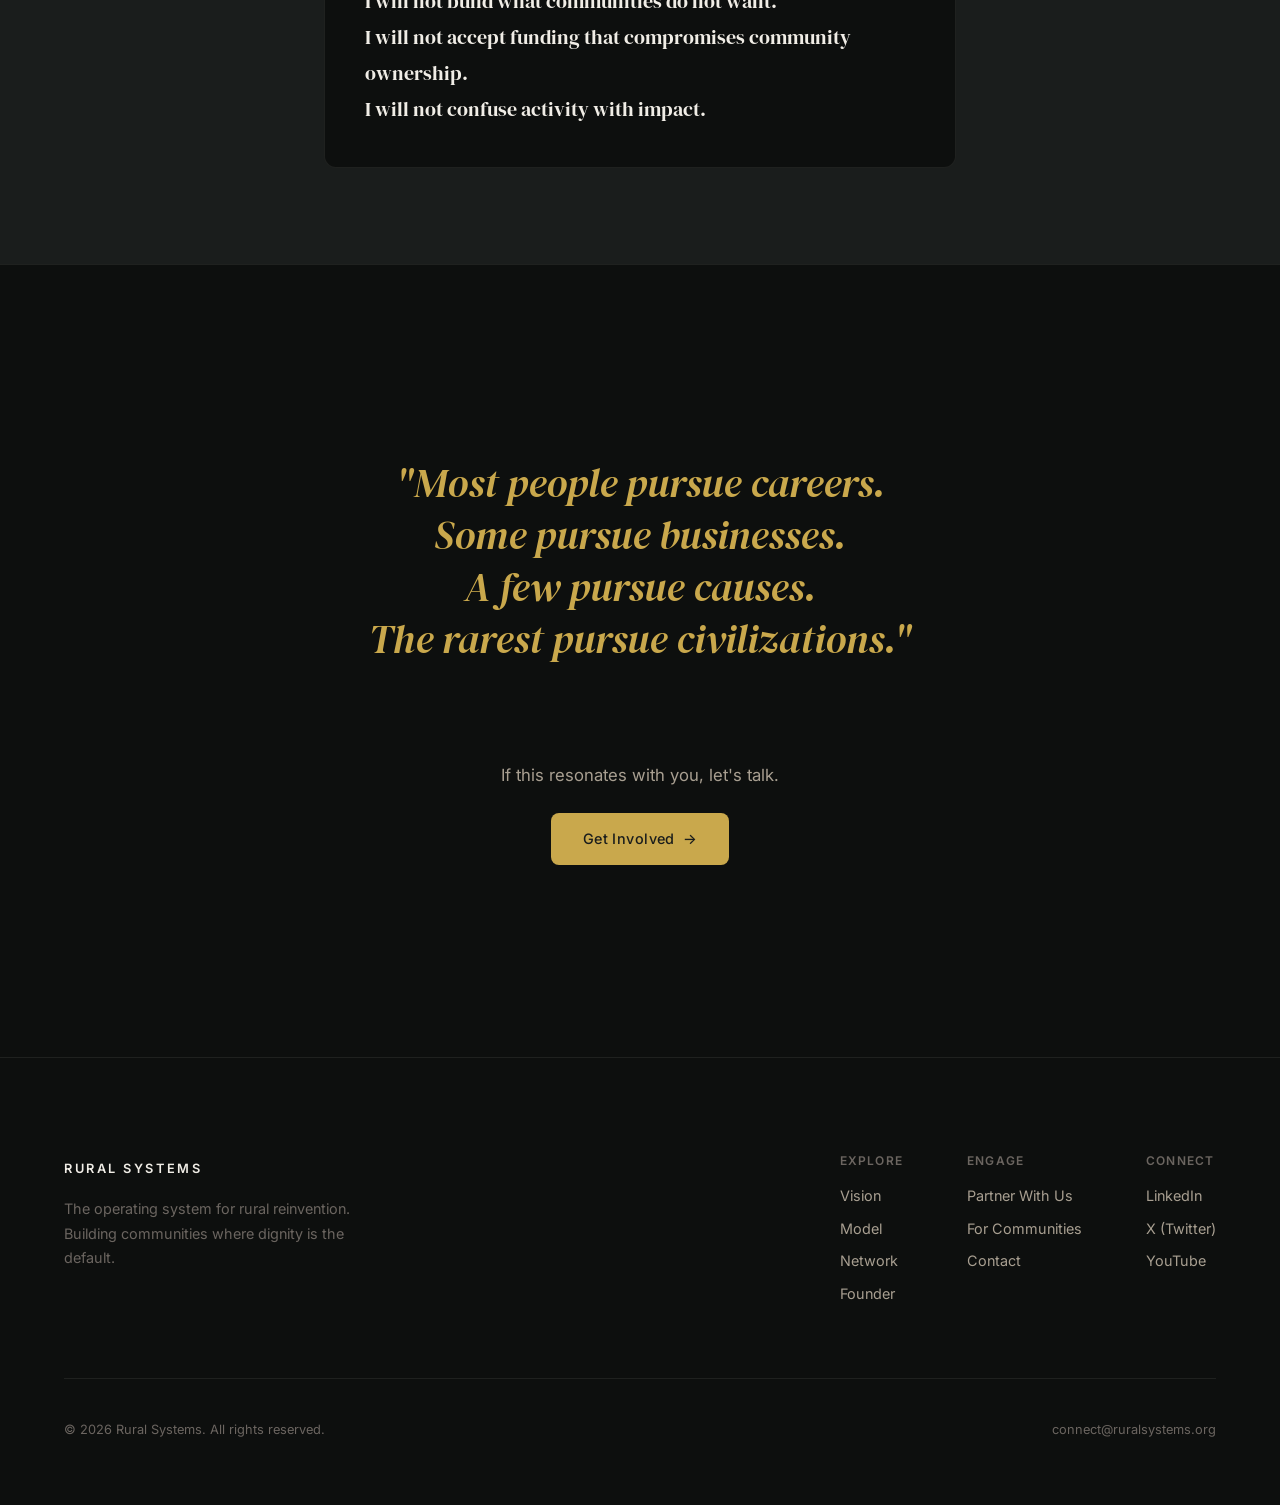
<file: founder.html>
<!DOCTYPE html>
<html lang="en">
<head>
  <meta charset="UTF-8">
  <meta name="viewport" content="width=device-width, initial-scale=1.0">
  <title>The Founder — Rural Systems</title>
  <meta name="description" content="Nnaemeka Emmanuel. The story and conviction behind Rural Systems.">
  <meta property="og:url" content="https://ruralsystems.org/founder">
  <meta property="og:title" content="The Founder — Rural Systems">
  <meta property="og:description" content="Nnaemeka Emmanuel. The story and conviction behind Rural Systems.">
  <meta property="og:type" content="website">
  <meta name="theme-color" content="#0D0F0E">
  <!-- Favicons -->
  <link rel="icon" type="image/x-icon" href="/images/favicons/favicon.ico">
  <link rel="icon" type="image/png" sizes="32x32" href="/images/favicons/favicon-32x32.png">
  <link rel="icon" type="image/png" sizes="16x16" href="/images/favicons/favicon-16x16.png">
  <link rel="apple-touch-icon" sizes="180x180" href="/images/favicons/apple-touch-icon.png">
  <link rel="manifest" href="/images/favicons/site.webmanifest">
  <meta property="og:image" content="https://ruralsystems.org/images/og-image.png">
  <meta property="og:image:width" content="1200">
  <meta property="og:image:height" content="630">
  <meta name="twitter:card" content="summary_large_image">
  <meta name="twitter:site" content="@ruralsystems">
  <meta name="twitter:image" content="https://ruralsystems.org/images/og-image.png">
  <link rel="stylesheet" href="css/style.css">
</head>
<body>

  <!-- ========== HEADER ========== -->
  <header class="site-header" id="header">
    <div class="header-inner">
      <a href="index.html" class="logo">Rural Systems</a>
      <nav class="nav-desktop" id="nav-desktop">
        <a href="vision.html">Vision</a>
        <a href="model.html">Model</a>
        <a href="network.html">Network</a>
        <a href="partner.html">Partner</a>
        <a href="communities.html">Communities</a>
        <a href="founder.html" class="active">Founder</a>
        <a href="contact.html" class="nav-cta">Get Involved</a>
      </nav>
      <button class="nav-toggle" id="nav-toggle" aria-label="Toggle navigation">
        <span></span>
        <span></span>
        <span></span>
      </button>
    </div>
  </header>

  <!-- Mobile Nav -->
  <nav class="nav-mobile" id="nav-mobile">
    <a href="vision.html">Vision</a>
    <a href="model.html">Model</a>
    <a href="network.html">Network</a>
    <a href="partner.html">Partner</a>
    <a href="communities.html">Communities</a>
    <a href="founder.html" class="active">Founder</a>
    <a href="contact.html">Get Involved</a>
  </nav>

  <!-- ========== PAGE HERO ========== -->
  <section class="page-hero">
    <div class="container container--text reveal">
      <span class="text-label text-gold">The Founder</span>
      <h1>Nnaemeka Emmanuel</h1>
      <p class="text-large">Founder, Rural Systems</p>
    </div>
  </section>

  <!-- ========== THE ORIGIN ========== -->
  <section class="content-section" id="origin">
    <div class="container container--text">
      <div class="founder-visual reveal" style="width: 150px; height: 150px; border-radius: 50%; margin: 0 auto var(--space-xl); aspect-ratio: 1/1;">
        <span class="founder-monogram" style="font-size: 3.5rem;">NE</span>
      </div>
      
      <div class="reveal">
        <span class="text-label">The Origin</span>
        <h2 style="margin-top: var(--space-sm);">A Crisis of Architecture</h2>
        
        <p class="text-large" style="margin-top: var(--space-md);">Born in rural Nigeria, I grew up witnessing a profound contradiction. I saw immense human talent, deep resilience, and an extraordinary capacity for hard work. Yet, that energy rarely translated into generational prosperity.</p>
        
        <p style="margin-top: var(--space-md);">As I moved through my education, eventually studying internationally at the Asian Institute of Technology (AIT), the contrast became impossible to ignore. In the developed world, I saw how unseen systems—property rights, capital markets, reliable utilities, and enforceable contracts—acted as a multiplier on human effort.</p>
        
        <p style="margin-top: var(--space-md);">I realized that the defining difference between flourishing communities and stagnant ones was not the quality of the people. It was the quality of the architecture. The rural communities I knew were not failing; they were simply unbuilt.</p>
        
        <p style="margin-top: var(--space-md);">I could have pursued a comfortable career in the global north. But the disparity gnawed at me. I realized that someone had to stop treating rural development as a charitable exercise and start treating it as an engineering and institutional problem. That is why Rural Systems was born.</p>
      </div>
    </div>
  </section>

  <!-- ========== THE CONVICTION ========== -->
  <section class="content-section section--dark" id="conviction">
    <div class="container container--text">
      <div class="reveal">
        <blockquote style="margin: 0;">
          "I didn't start Rural Systems because I saw poverty. I started it because I saw potential—extraordinary, world-changing potential—locked inside systems that were never designed to release it."
        </blockquote>
      </div>
    </div>
  </section>

  <!-- ========== THE FOUNDER'S CREED ========== -->
  <section class="content-section" id="creed">
    <div class="container container--text">
      <div class="reveal">
        <span class="text-label text-gold">First Principles</span>
        <h2>The Founder's Creed</h2>
        <p>This institution is built on five non-negotiable beliefs:</p>
      </div>
      
      <div class="reveal" style="margin-top: var(--space-lg);">
        <ul style="list-style: none; padding: 0;">
          <li style="margin-bottom: var(--space-md); display: flex; align-items: flex-start; gap: var(--space-sm);">
            <span style="color: var(--accent-gold); margin-top: 5px;">◆</span>
            <div>
              <strong style="color: var(--text-primary); font-size: 1.1rem; display: block; margin-bottom: 0.25rem;">The problem is not people. The problem is architecture.</strong>
              <p style="margin: 0; font-size: 0.95rem;">Stop trying to fix farmers. Fix the markets, the tenure, and the infrastructure.</p>
            </div>
          </li>
          <li style="margin-bottom: var(--space-md); display: flex; align-items: flex-start; gap: var(--space-sm);">
            <span style="color: var(--accent-gold); margin-top: 5px;">◆</span>
            <div>
              <strong style="color: var(--text-primary); font-size: 1.1rem; display: block; margin-bottom: 0.25rem;">Dignity is not given. It is built.</strong>
              <p style="margin: 0; font-size: 0.95rem;">It must be constructed by the very people who will live within it.</p>
            </div>
          </li>
          <li style="margin-bottom: var(--space-md); display: flex; align-items: flex-start; gap: var(--space-sm);">
            <span style="color: var(--accent-gold); margin-top: 5px;">◆</span>
            <div>
              <strong style="color: var(--text-primary); font-size: 1.1rem; display: block; margin-bottom: 0.25rem;">No charity. No saviors.</strong>
              <p style="margin: 0; font-size: 0.95rem;">Cooperation, not dependence. We are technical allies, not benefactors.</p>
            </div>
          </li>
          <li style="margin-bottom: var(--space-md); display: flex; align-items: flex-start; gap: var(--space-sm);">
            <span style="color: var(--accent-gold); margin-top: 5px;">◆</span>
            <div>
              <strong style="color: var(--text-primary); font-size: 1.1rem; display: block; margin-bottom: 0.25rem;">The model must be self-sustaining.</strong>
              <p style="margin: 0; font-size: 0.95rem;">If it requires perpetual donor funding, it will not survive its founder.</p>
            </div>
          </li>
          <li style="display: flex; align-items: flex-start; gap: var(--space-sm);">
            <span style="color: var(--accent-gold); margin-top: 5px;">◆</span>
            <div>
              <strong style="color: var(--text-primary); font-size: 1.1rem; display: block; margin-bottom: 0.25rem;">One village, done right, changes the world.</strong>
              <p style="margin: 0; font-size: 0.95rem;">Proof beats potential. We build the replicable standard.</p>
            </div>
          </li>
        </ul>
      </div>
    </div>
  </section>

  <!-- ========== PERSONAL CONSTITUTION ========== -->
  <section class="content-section section--dark" id="constitution">
    <div class="container container--text">
      <div class="reveal">
        <span class="text-label">Accountability</span>
        <h2>A Personal Constitution</h2>
        <p style="margin-top: var(--space-sm);">I hold myself, and the institution I lead, to these operational constraints:</p>
      </div>
      
      <div class="card reveal" style="margin-top: var(--space-lg); background: var(--bg-primary);">
        <p style="font-family: var(--font-heading); font-size: 1.25rem; color: var(--text-primary); line-height: 1.8;">
          I will not scale what is not proven.<br>
          I will not build what communities do not want.<br>
          I will not accept funding that compromises community ownership.<br>
          I will not confuse activity with impact.
        </p>
      </div>
    </div>
  </section>

  <!-- ========== CLOSING ========== -->
  <section class="content-section" style="text-align: center; padding: var(--space-4xl) 0;">
    <div class="container container--text">
      <p class="reveal" style="font-family: var(--font-heading); font-style: italic; font-size: clamp(1.8rem, 4vw, 2.5rem); color: var(--accent-gold); line-height: 1.3;">
        "Most people pursue careers.<br>Some pursue businesses.<br>A few pursue causes.<br>The rarest pursue civilizations."
      </p>
      
      <div class="reveal" style="margin-top: var(--space-2xl);">
        <p style="margin-bottom: var(--space-md);">If this resonates with you, let's talk.</p>
        <a href="contact.html" class="btn btn--primary">Get Involved <span class="arrow">→</span></a>
      </div>
    </div>
  </section>

  <!-- ========== FOOTER ========== -->
  <footer class="site-footer">
    <div class="container">
      <div class="footer-inner">
        <div class="footer-brand">
          <a href="index.html" class="logo">Rural Systems</a>
          <p>The operating system for rural reinvention. Building communities where dignity is the default.</p>
        </div>
        <div class="footer-links">
          <div class="footer-links-group">
            <h5>Explore</h5>
            <a href="vision.html">Vision</a>
            <a href="model.html">Model</a>
            <a href="network.html">Network</a>
            <a href="founder.html">Founder</a>
          </div>
          <div class="footer-links-group">
            <h5>Engage</h5>
            <a href="partner.html">Partner With Us</a>
            <a href="communities.html">For Communities</a>
            <a href="contact.html">Contact</a>
          </div>
          <div class="footer-links-group">
            <h5>Connect</h5>
            <a href="https://linkedin.com/company/ruralsystems" target="_blank" rel="noopener">LinkedIn</a>
            <a href="https://x.com/ruralsystems" target="_blank" rel="noopener">X (Twitter)</a>
            <a href="https://youtube.com/@ruralsystems" target="_blank" rel="noopener">YouTube</a>
          </div>
        </div>
      </div>
      <div class="footer-bottom">
        <span>© 2026 Rural Systems. All rights reserved.</span>
        <span>connect@ruralsystems.org</span>
      </div>
    </div>
  </footer>

  <script src="js/main.js"></script>
</body>
</html>
</file>
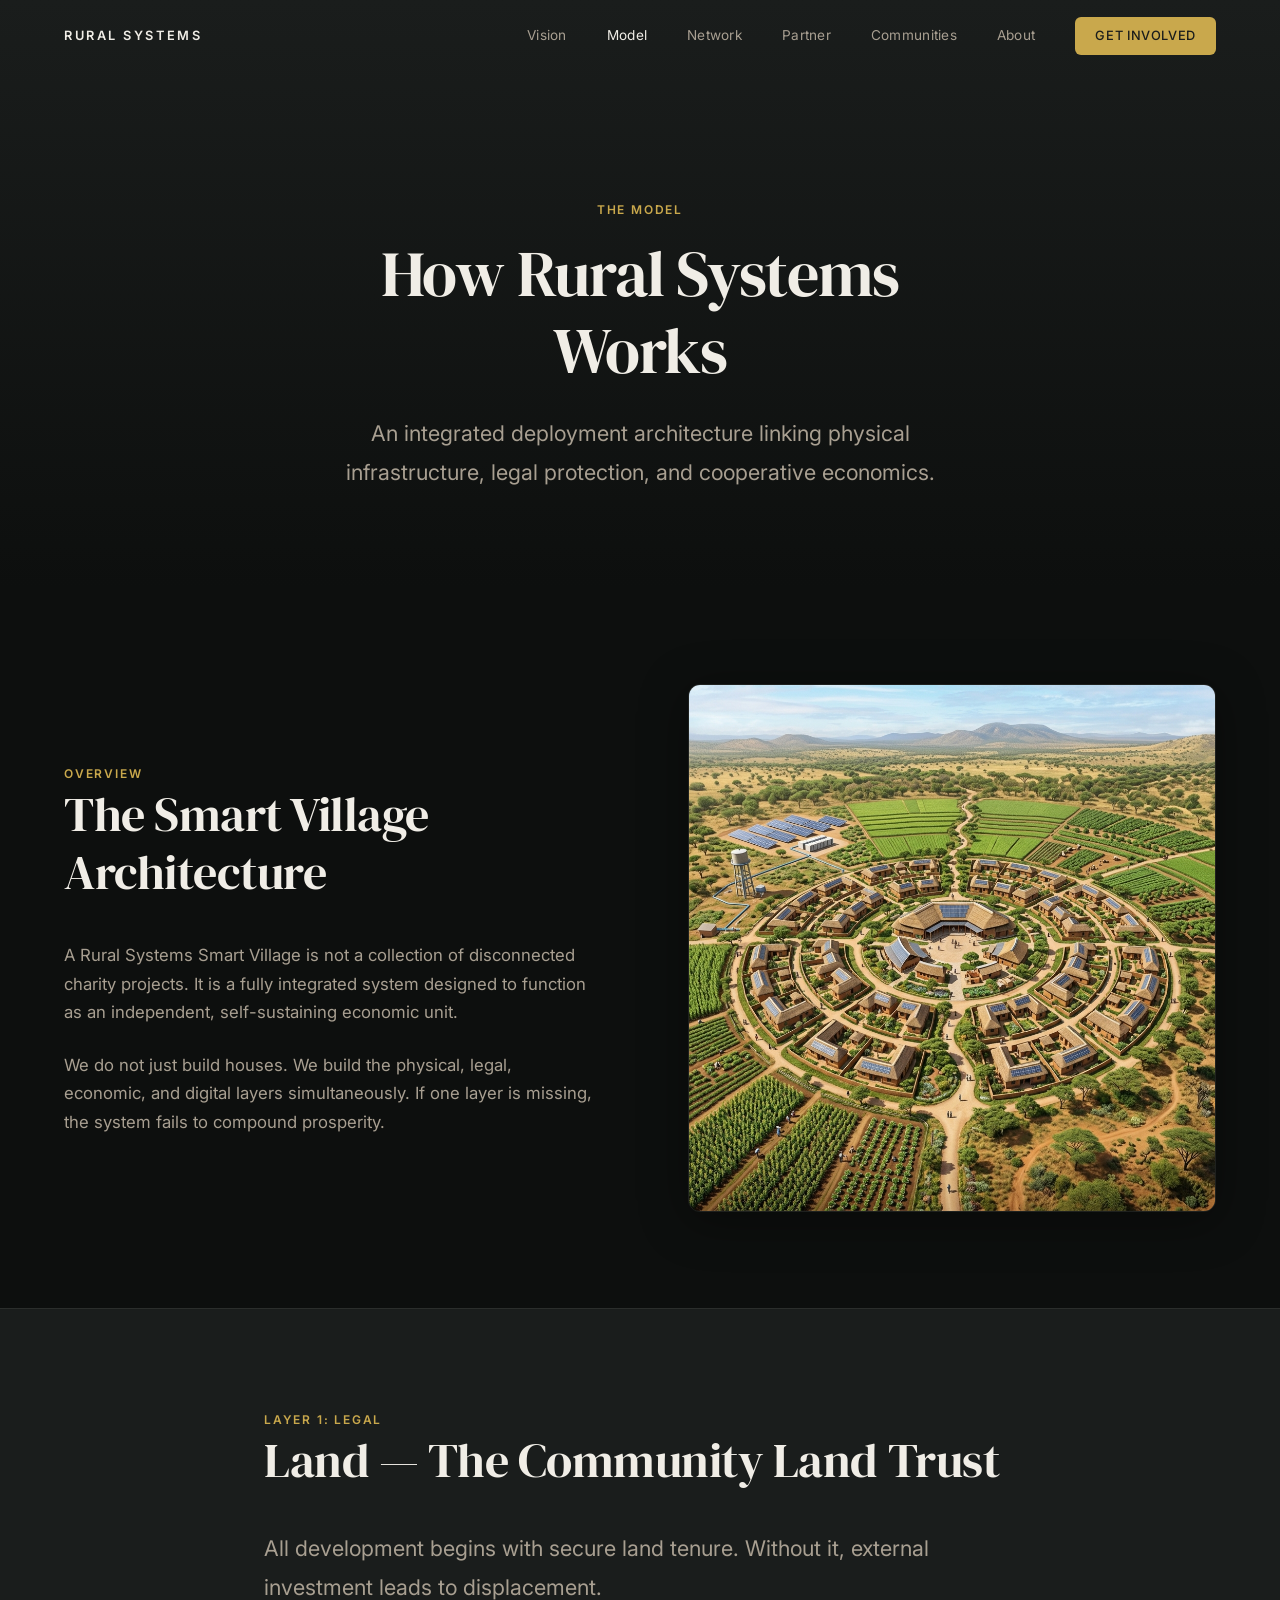
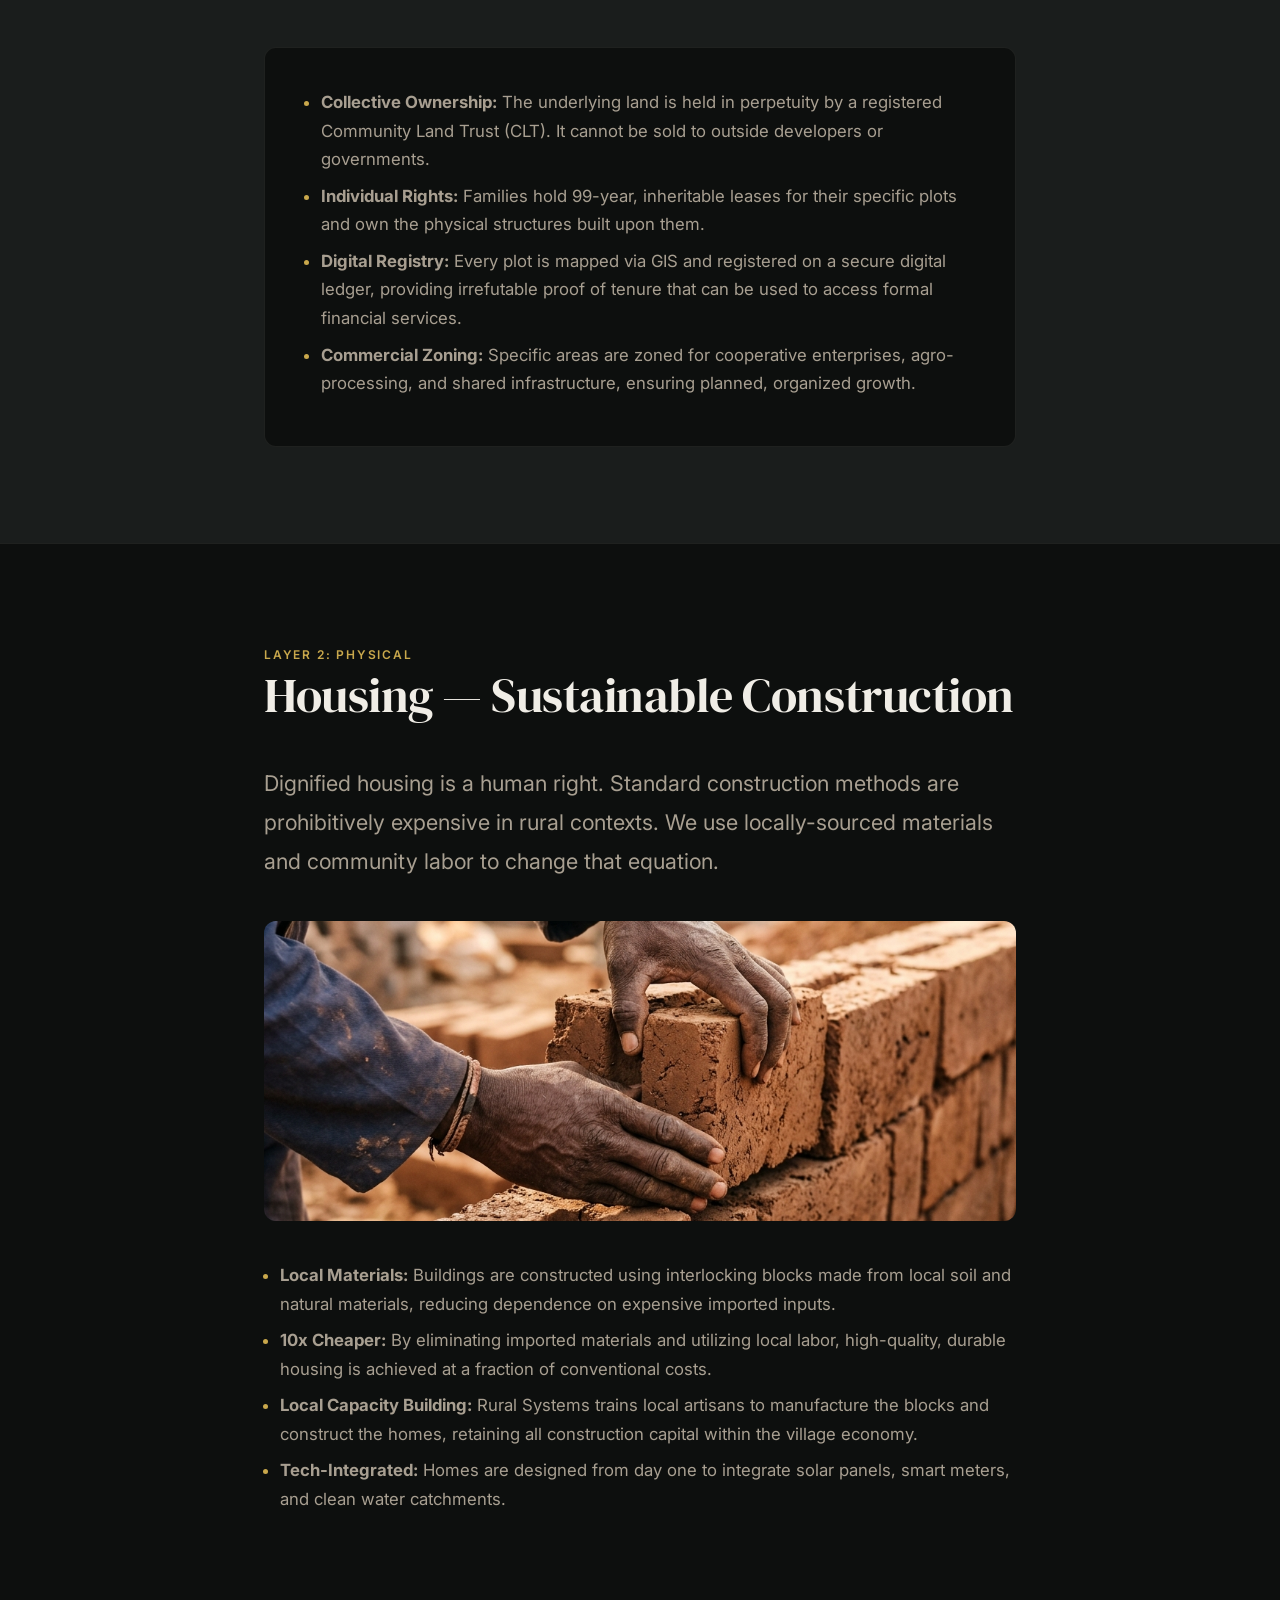
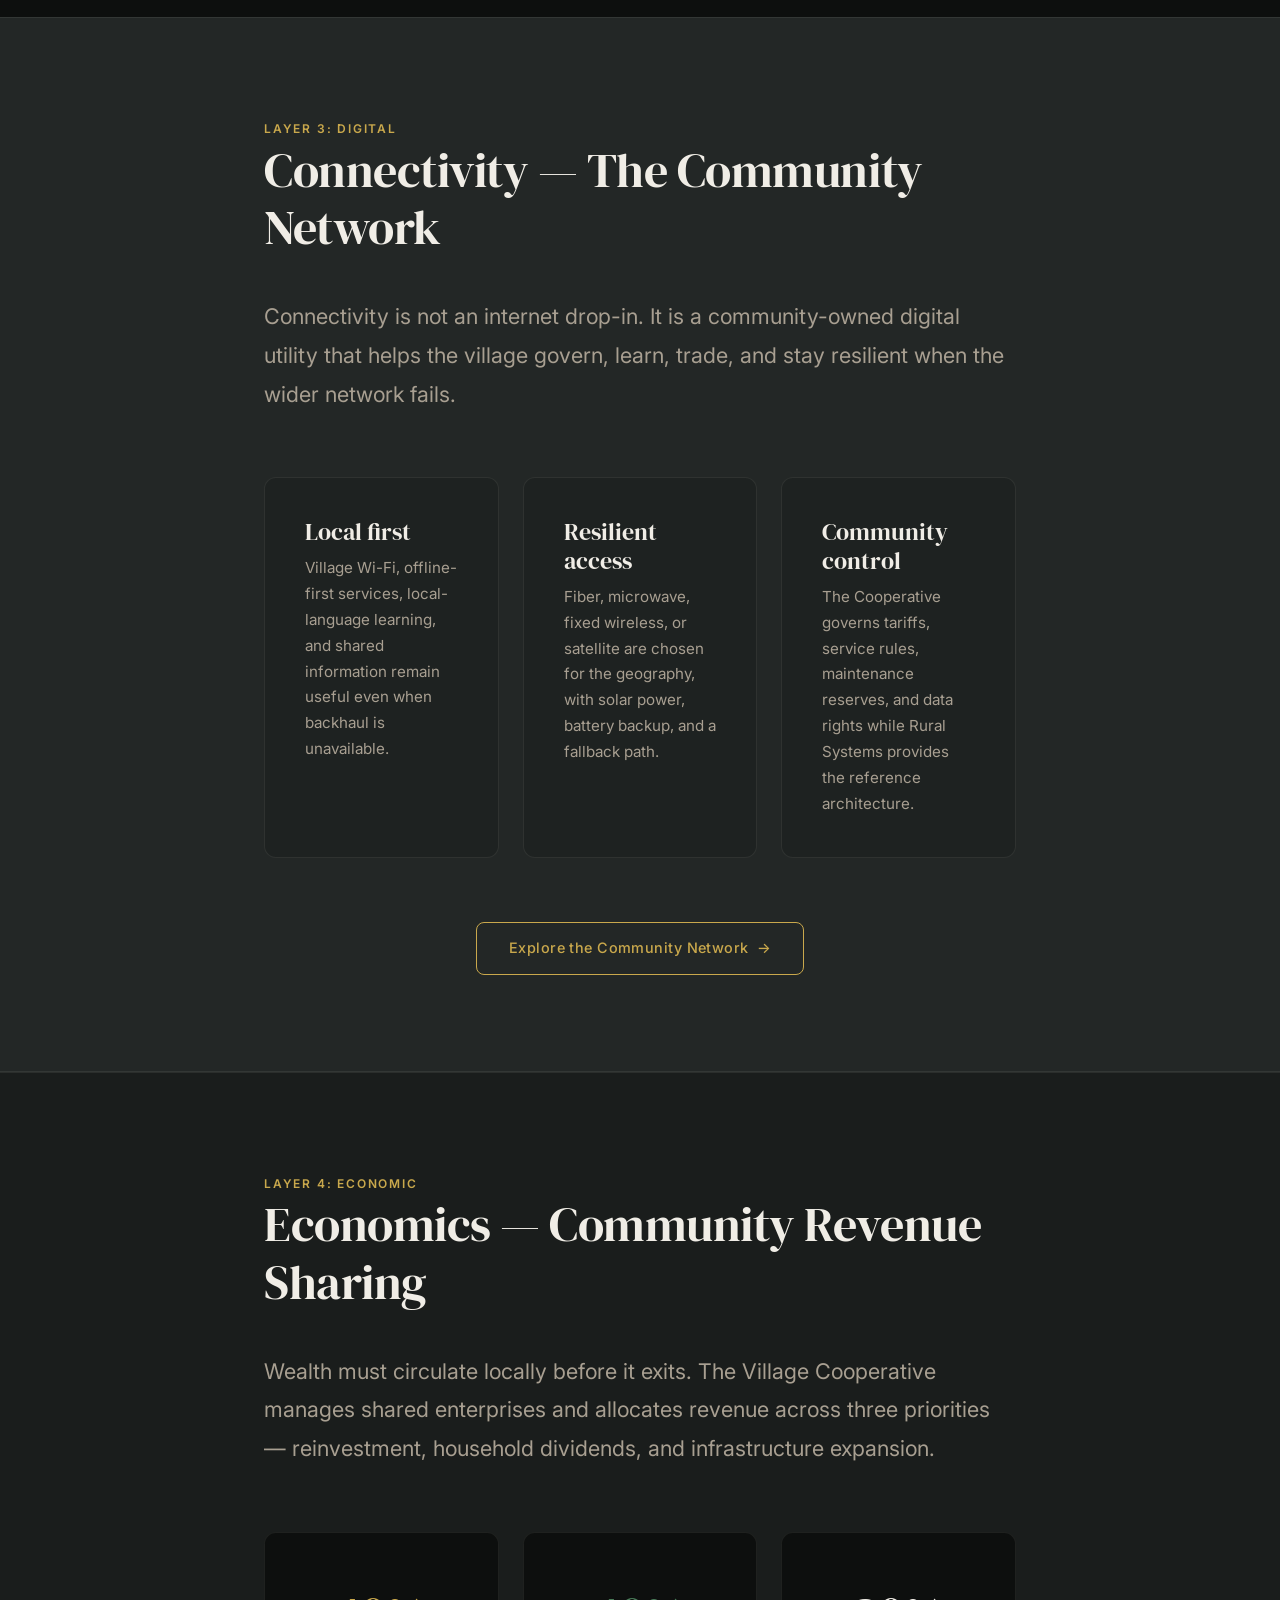
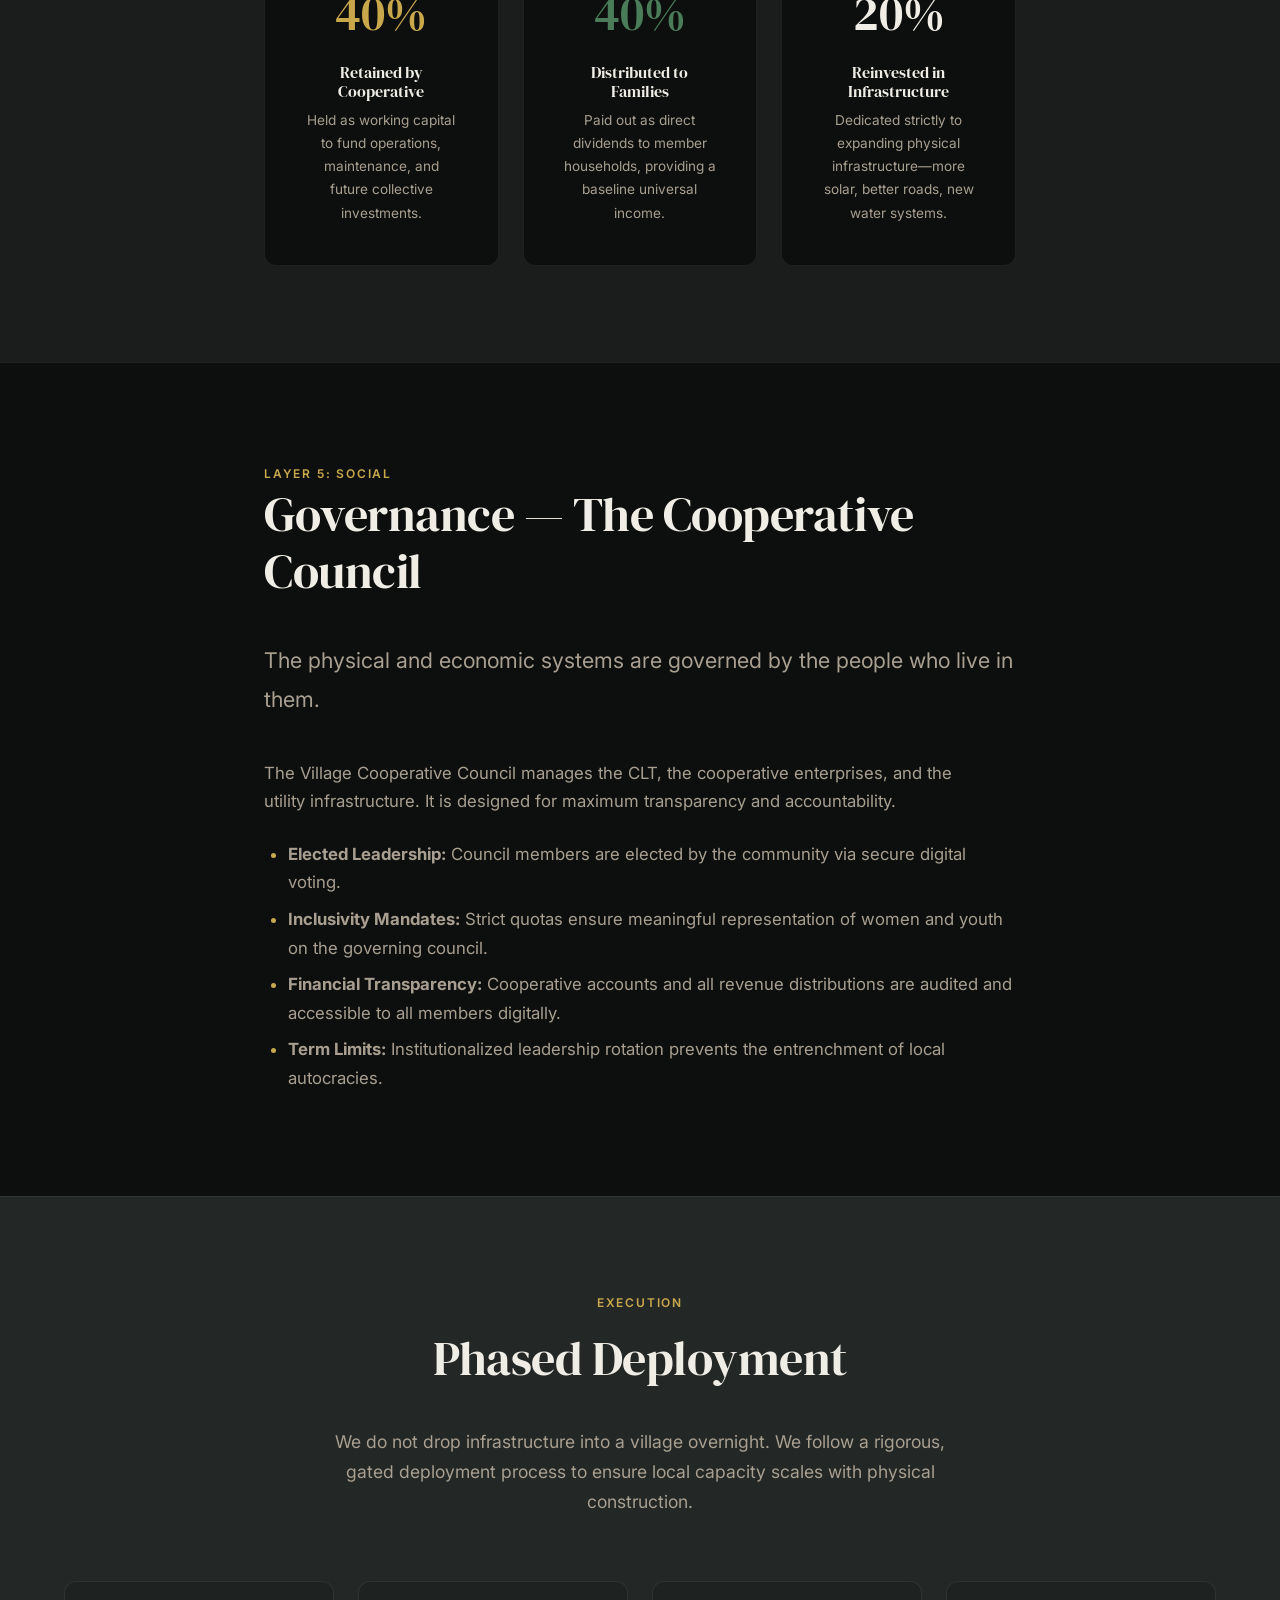
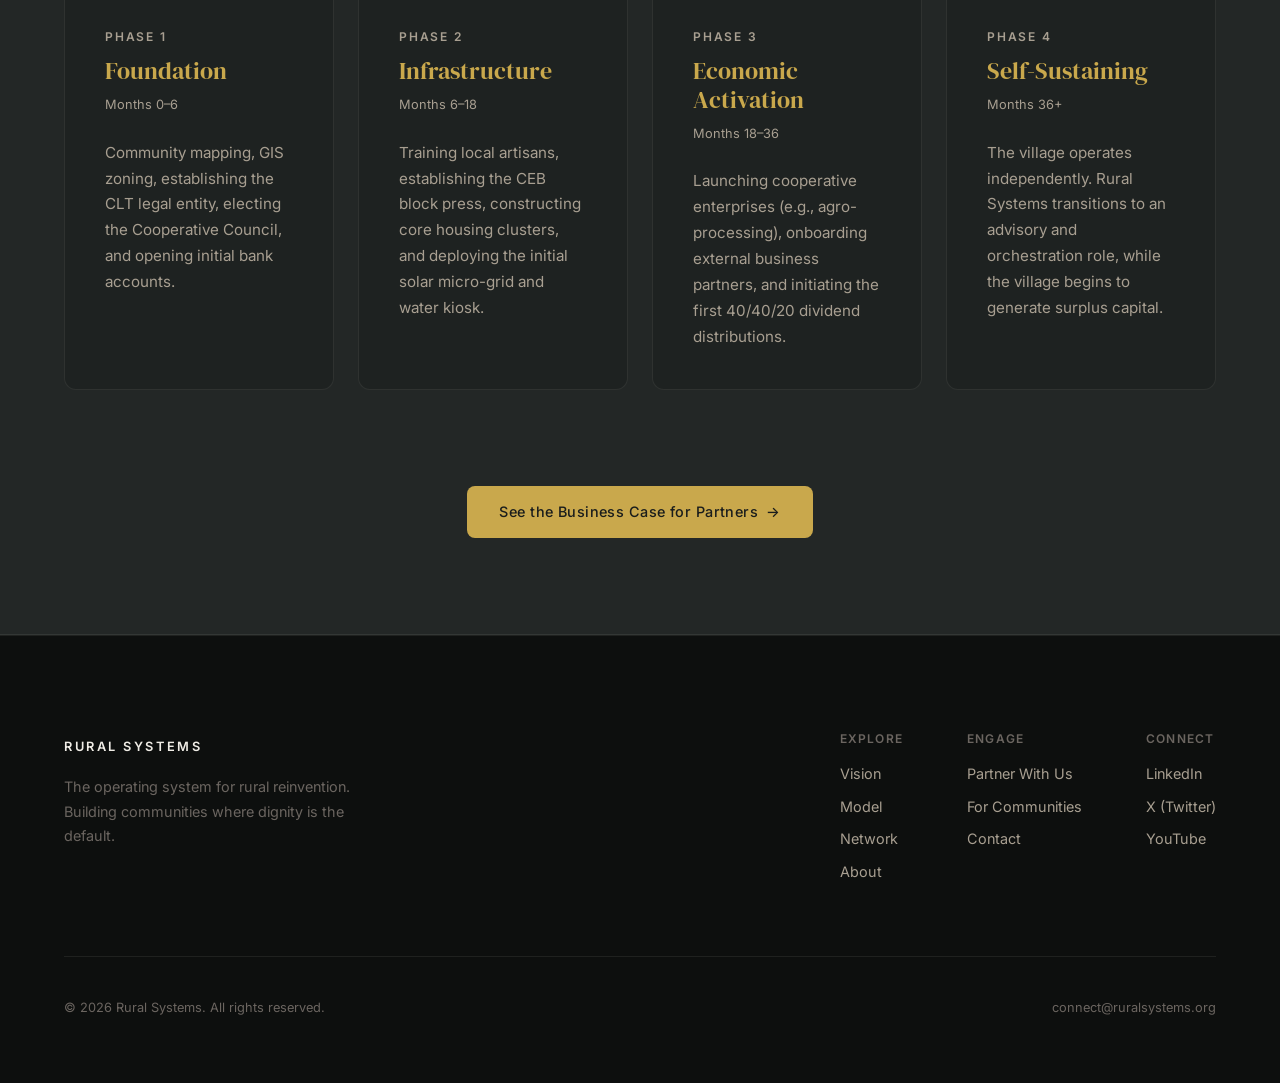
<file: model.html>
<!DOCTYPE html>
<html lang="en">
<head>
  <meta charset="UTF-8">
  <meta name="viewport" content="width=device-width, initial-scale=1.0">
  <title>The Model — Rural Systems</title>
  <meta name="description" content="The technical execution architecture of a Rural Systems Smart Village.">
  <meta property="og:url" content="https://ruralsystems.org/model">
  <meta property="og:title" content="The Model — Rural Systems">
  <meta property="og:description" content="The technical execution architecture of a Rural Systems Smart Village.">
  <meta property="og:type" content="website">
  <meta name="theme-color" content="#0D0F0E">
  <!-- Favicons -->
  <link rel="icon" type="image/x-icon" href="/images/favicons/favicon.ico">
  <link rel="icon" type="image/png" sizes="32x32" href="/images/favicons/favicon-32x32.png">
  <link rel="icon" type="image/png" sizes="16x16" href="/images/favicons/favicon-16x16.png">
  <link rel="apple-touch-icon" sizes="180x180" href="/images/favicons/apple-touch-icon.png">
  <link rel="manifest" href="/images/favicons/site.webmanifest">
  <meta property="og:image" content="https://ruralsystems.org/images/og-image.png">
  <meta property="og:image:width" content="1200">
  <meta property="og:image:height" content="630">
  <meta name="twitter:card" content="summary_large_image">
  <meta name="twitter:site" content="@ruralsystems">
  <meta name="twitter:image" content="https://ruralsystems.org/images/og-image.png">
  <link rel="stylesheet" href="css/style.css">
</head>
<body>

  <!-- ========== HEADER ========== -->
  <header class="site-header" id="header">
    <div class="header-inner">
      <a href="index.html" class="logo">Rural Systems</a>
      <nav class="nav-desktop" id="nav-desktop">
        <a href="vision.html">Vision</a>
        <a href="model.html" class="active">Model</a>
        <a href="network.html">Network</a>
        <a href="partner.html">Partner</a>
        <a href="communities.html">Communities</a>
        <a href="about.html">About</a>
        <a href="contact.html" class="nav-cta">Get Involved</a>
      </nav>
      <button class="nav-toggle" id="nav-toggle" aria-label="Toggle navigation">
        <span></span>
        <span></span>
        <span></span>
      </button>
    </div>
  </header>

  <!-- Mobile Nav -->
  <nav class="nav-mobile" id="nav-mobile">
    <a href="vision.html">Vision</a>
    <a href="model.html" class="active">Model</a>
    <a href="network.html">Network</a>
    <a href="partner.html">Partner</a>
    <a href="communities.html">Communities</a>
    <a href="about.html">About</a>
    <a href="contact.html">Get Involved</a>
  </nav>

  <!-- ========== PAGE HERO ========== -->
  <section class="page-hero">
    <div class="container container--text reveal">
      <span class="text-label text-gold">The Model</span>
      <h1>How Rural Systems Works</h1>
      <p class="text-large">An integrated deployment architecture linking physical infrastructure, legal protection, and cooperative economics.</p>
    </div>
  </section>

  <!-- ========== THE SMART VILLAGE ARCHITECTURE ========== -->
  <section class="content-section" id="architecture">
    <div class="container">
      <div class="two-col" style="align-items: center;">
        <div class="reveal">
          <span class="text-label">Overview</span>
          <h2>The Smart Village Architecture</h2>
          <p>A Rural Systems Smart Village is not a collection of disconnected charity projects. It is a fully integrated system designed to function as an independent, self-sustaining economic unit.</p>
          <p>We do not just build houses. We build the physical, legal, economic, and digital layers simultaneously. If one layer is missing, the system fails to compound prosperity.</p>
        </div>
        <div class="reveal reveal-delay-2">
          <img src="images/village-aerial.png" alt="Smart village aerial architecture" style="border-radius: 12px; border: 1px solid var(--border-subtle); box-shadow: var(--shadow-elevated);">
        </div>
      </div>
    </div>
  </section>

  <!-- ========== LAND (CLT) ========== -->
  <section class="content-section section--dark" id="land">
    <div class="container container--narrow">
      <div class="reveal">
        <span class="text-label text-gold">Layer 1: Legal</span>
        <h2>Land — The Community Land Trust</h2>
        <p class="text-large">All development begins with secure land tenure. Without it, external investment leads to displacement.</p>
      </div>
      
      <div class="card" style="margin-top: var(--space-lg); background: var(--bg-primary);">
        <ul style="margin: 0; padding-left: 1rem;">
          <li><strong>Collective Ownership:</strong> The underlying land is held in perpetuity by a registered Community Land Trust (CLT). It cannot be sold to outside developers or governments.</li>
          <li><strong>Individual Rights:</strong> Families hold 99-year, inheritable leases for their specific plots and own the physical structures built upon them.</li>
          <li><strong>Digital Registry:</strong> Every plot is mapped via GIS and registered on a secure digital ledger, providing irrefutable proof of tenure that can be used to access formal financial services.</li>
          <li><strong>Commercial Zoning:</strong> Specific areas are zoned for cooperative enterprises, agro-processing, and shared infrastructure, ensuring planned, organized growth.</li>
        </ul>
      </div>
    </div>
  </section>

  <!-- ========== HOUSING (HABITECH) ========== -->
  <section class="content-section" id="housing">
    <div class="container container--narrow">
      <div class="reveal">
        <span class="text-label text-gold">Layer 2: Physical</span>
        <h2>Housing — Sustainable Construction</h2>
        <p class="text-large">Dignified housing is a human right. Standard construction methods are prohibitively expensive in rural contexts. We use locally-sourced materials and community labor to change that equation.</p>
      </div>

      <img src="images/hands-building.png" alt="Hands building with compressed earth blocks" style="width: 100%; border-radius: 12px; margin: var(--space-lg) 0; height: 300px; object-fit: cover;">
      
      <div class="reveal">
        <ul style="margin: 0; padding-left: 1rem;">
          <li><strong>Local Materials:</strong> Buildings are constructed using interlocking blocks made from local soil and natural materials, reducing dependence on expensive imported inputs.</li>
          <li><strong>10x Cheaper:</strong> By eliminating imported materials and utilizing local labor, high-quality, durable housing is achieved at a fraction of conventional costs.</li>
          <li><strong>Local Capacity Building:</strong> Rural Systems trains local artisans to manufacture the blocks and construct the homes, retaining all construction capital within the village economy.</li>
          <li><strong>Tech-Integrated:</strong> Homes are designed from day one to integrate solar panels, smart meters, and clean water catchments.</li>
        </ul>
      </div>
    </div>
  </section>

  <!-- ========== DIGITAL INFRASTRUCTURE ========== -->
  <section class="content-section section--accent" id="digital">
    <div class="container container--narrow">
      <div class="reveal">
        <span class="text-label text-gold">Layer 3: Digital</span>
        <h2>Connectivity — The Community Network</h2>
        <p class="text-large">Connectivity is not an internet drop-in. It is a community-owned digital utility that helps the village govern, learn, trade, and stay resilient when the wider network fails.</p>
      </div>
      <div class="card-grid card-grid--3" style="margin-top: var(--space-xl);">
        <div class="card reveal reveal-delay-1"><h4>Local first</h4><p>Village Wi-Fi, offline-first services, local-language learning, and shared information remain useful even when backhaul is unavailable.</p></div>
        <div class="card reveal reveal-delay-2"><h4>Resilient access</h4><p>Fiber, microwave, fixed wireless, or satellite are chosen for the geography, with solar power, battery backup, and a fallback path.</p></div>
        <div class="card reveal reveal-delay-3"><h4>Community control</h4><p>The Cooperative governs tariffs, service rules, maintenance reserves, and data rights while Rural Systems provides the reference architecture.</p></div>
      </div>
      <div class="reveal" style="text-align:center; margin-top: var(--space-xl);"><a href="network.html" class="btn btn--secondary">Explore the Community Network <span class="arrow">→</span></a></div>
    </div>
  </section>

  <!-- ========== ECONOMICS (40/40/20) ========== -->
  <section class="content-section section--dark" id="economics">
    <div class="container container--narrow">
      <div class="reveal">
        <span class="text-label text-gold">Layer 4: Economic</span>
        <h2>Economics — Community Revenue Sharing</h2>
        <p class="text-large">Wealth must circulate locally before it exits. The Village Cooperative manages shared enterprises and allocates revenue across three priorities — reinvestment, household dividends, and infrastructure expansion.</p>
      </div>
      
      <div class="card-grid card-grid--3" style="margin-top: var(--space-xl);">
        <div class="card reveal reveal-delay-1" style="text-align: center; background: var(--bg-primary);">
          <div style="font-family: var(--font-heading); font-size: 3rem; color: var(--accent-gold); margin-bottom: 0.5rem;">40%</div>
          <h4 style="font-size: 1rem; margin-bottom: 0.5rem;">Retained by Cooperative</h4>
          <p style="font-size: 0.85rem;">Held as working capital to fund operations, maintenance, and future collective investments.</p>
        </div>
        <div class="card reveal reveal-delay-2" style="text-align: center; background: var(--bg-primary);">
          <div style="font-family: var(--font-heading); font-size: 3rem; color: var(--accent-green); margin-bottom: 0.5rem;">40%</div>
          <h4 style="font-size: 1rem; margin-bottom: 0.5rem;">Distributed to Families</h4>
          <p style="font-size: 0.85rem;">Paid out as direct dividends to member households, providing a baseline universal income.</p>
        </div>
        <div class="card reveal reveal-delay-3" style="text-align: center; background: var(--bg-primary);">
          <div style="font-family: var(--font-heading); font-size: 3rem; color: var(--text-primary); margin-bottom: 0.5rem;">20%</div>
          <h4 style="font-size: 1rem; margin-bottom: 0.5rem;">Reinvested in Infrastructure</h4>
          <p style="font-size: 0.85rem;">Dedicated strictly to expanding physical infrastructure—more solar, better roads, new water systems.</p>
        </div>
      </div>
    </div>
  </section>

  <!-- ========== GOVERNANCE ========== -->
  <section class="content-section" id="governance">
    <div class="container container--narrow">
      <div class="reveal">
        <span class="text-label text-gold">Layer 5: Social</span>
        <h2>Governance — The Cooperative Council</h2>
        <p class="text-large">The physical and economic systems are governed by the people who live in them.</p>
      </div>
      
      <div class="reveal" style="margin-top: var(--space-lg);">
        <p>The Village Cooperative Council manages the CLT, the cooperative enterprises, and the utility infrastructure. It is designed for maximum transparency and accountability.</p>
        <ul style="margin-top: var(--space-md);">
          <li><strong>Elected Leadership:</strong> Council members are elected by the community via secure digital voting.</li>
          <li><strong>Inclusivity Mandates:</strong> Strict quotas ensure meaningful representation of women and youth on the governing council.</li>
          <li><strong>Financial Transparency:</strong> Cooperative accounts and all revenue distributions are audited and accessible to all members digitally.</li>
          <li><strong>Term Limits:</strong> Institutionalized leadership rotation prevents the entrenchment of local autocracies.</li>
        </ul>
      </div>
    </div>
  </section>

  <!-- ========== PHASED DEPLOYMENT ========== -->
  <section class="content-section section--accent" id="deployment">
    <div class="container">
      <div class="section-header reveal" style="text-align: center;">
        <span class="text-label">Execution</span>
        <h2>Phased Deployment</h2>
        <p style="margin: var(--space-sm) auto 0;">We do not drop infrastructure into a village overnight. We follow a rigorous, gated deployment process to ensure local capacity scales with physical construction.</p>
      </div>

      <div class="card-grid card-grid--4" style="margin-top: var(--space-xl);">
        <div class="card reveal reveal-delay-1">
          <span class="text-label" style="color: var(--text-secondary);">Phase 1</span>
          <h4 style="margin-top: 0.5rem; color: var(--accent-gold);">Foundation</h4>
          <p style="font-size: 0.8rem; margin-bottom: 1rem;">Months 0–6</p>
          <p>Community mapping, GIS zoning, establishing the CLT legal entity, electing the Cooperative Council, and opening initial bank accounts.</p>
        </div>
        <div class="card reveal reveal-delay-2">
          <span class="text-label" style="color: var(--text-secondary);">Phase 2</span>
          <h4 style="margin-top: 0.5rem; color: var(--accent-gold);">Infrastructure</h4>
          <p style="font-size: 0.8rem; margin-bottom: 1rem;">Months 6–18</p>
          <p>Training local artisans, establishing the CEB block press, constructing core housing clusters, and deploying the initial solar micro-grid and water kiosk.</p>
        </div>
        <div class="card reveal reveal-delay-3">
          <span class="text-label" style="color: var(--text-secondary);">Phase 3</span>
          <h4 style="margin-top: 0.5rem; color: var(--accent-gold);">Economic Activation</h4>
          <p style="font-size: 0.8rem; margin-bottom: 1rem;">Months 18–36</p>
          <p>Launching cooperative enterprises (e.g., agro-processing), onboarding external business partners, and initiating the first 40/40/20 dividend distributions.</p>
        </div>
        <div class="card reveal reveal-delay-4">
          <span class="text-label" style="color: var(--text-secondary);">Phase 4</span>
          <h4 style="margin-top: 0.5rem; color: var(--accent-gold);">Self-Sustaining</h4>
          <p style="font-size: 0.8rem; margin-bottom: 1rem;">Months 36+</p>
          <p>The village operates independently. Rural Systems transitions to an advisory and orchestration role, while the village begins to generate surplus capital.</p>
        </div>
      </div>

      <div class="reveal" style="text-align: center; margin-top: var(--space-2xl);">
        <a href="partner.html" class="btn btn--primary">See the Business Case for Partners <span class="arrow">→</span></a>
      </div>
    </div>
  </section>

  <!-- ========== FOOTER ========== -->
  <footer class="site-footer">
    <div class="container">
      <div class="footer-inner">
        <div class="footer-brand">
          <a href="index.html" class="logo">Rural Systems</a>
          <p>The operating system for rural reinvention. Building communities where dignity is the default.</p>
        </div>
        <div class="footer-links">
          <div class="footer-links-group">
            <h5>Explore</h5>
            <a href="vision.html">Vision</a>
            <a href="model.html">Model</a>
            <a href="network.html">Network</a>
            <a href="about.html">About</a>
          </div>
          <div class="footer-links-group">
            <h5>Engage</h5>
            <a href="partner.html">Partner With Us</a>
            <a href="communities.html">For Communities</a>
            <a href="contact.html">Contact</a>
          </div>
          <div class="footer-links-group">
            <h5>Connect</h5>
            <a href="https://linkedin.com/company/ruralsystems" target="_blank" rel="noopener">LinkedIn</a>
            <a href="https://x.com/ruralsystems" target="_blank" rel="noopener">X (Twitter)</a>
            <a href="https://youtube.com/@ruralsystems" target="_blank" rel="noopener">YouTube</a>
          </div>
        </div>
      </div>
      <div class="footer-bottom">
        <span>© 2026 Rural Systems. All rights reserved.</span>
        <span>connect@ruralsystems.org</span>
      </div>
    </div>
  </footer>

  <script src="js/main.js"></script>
</body>
</html>
</file>
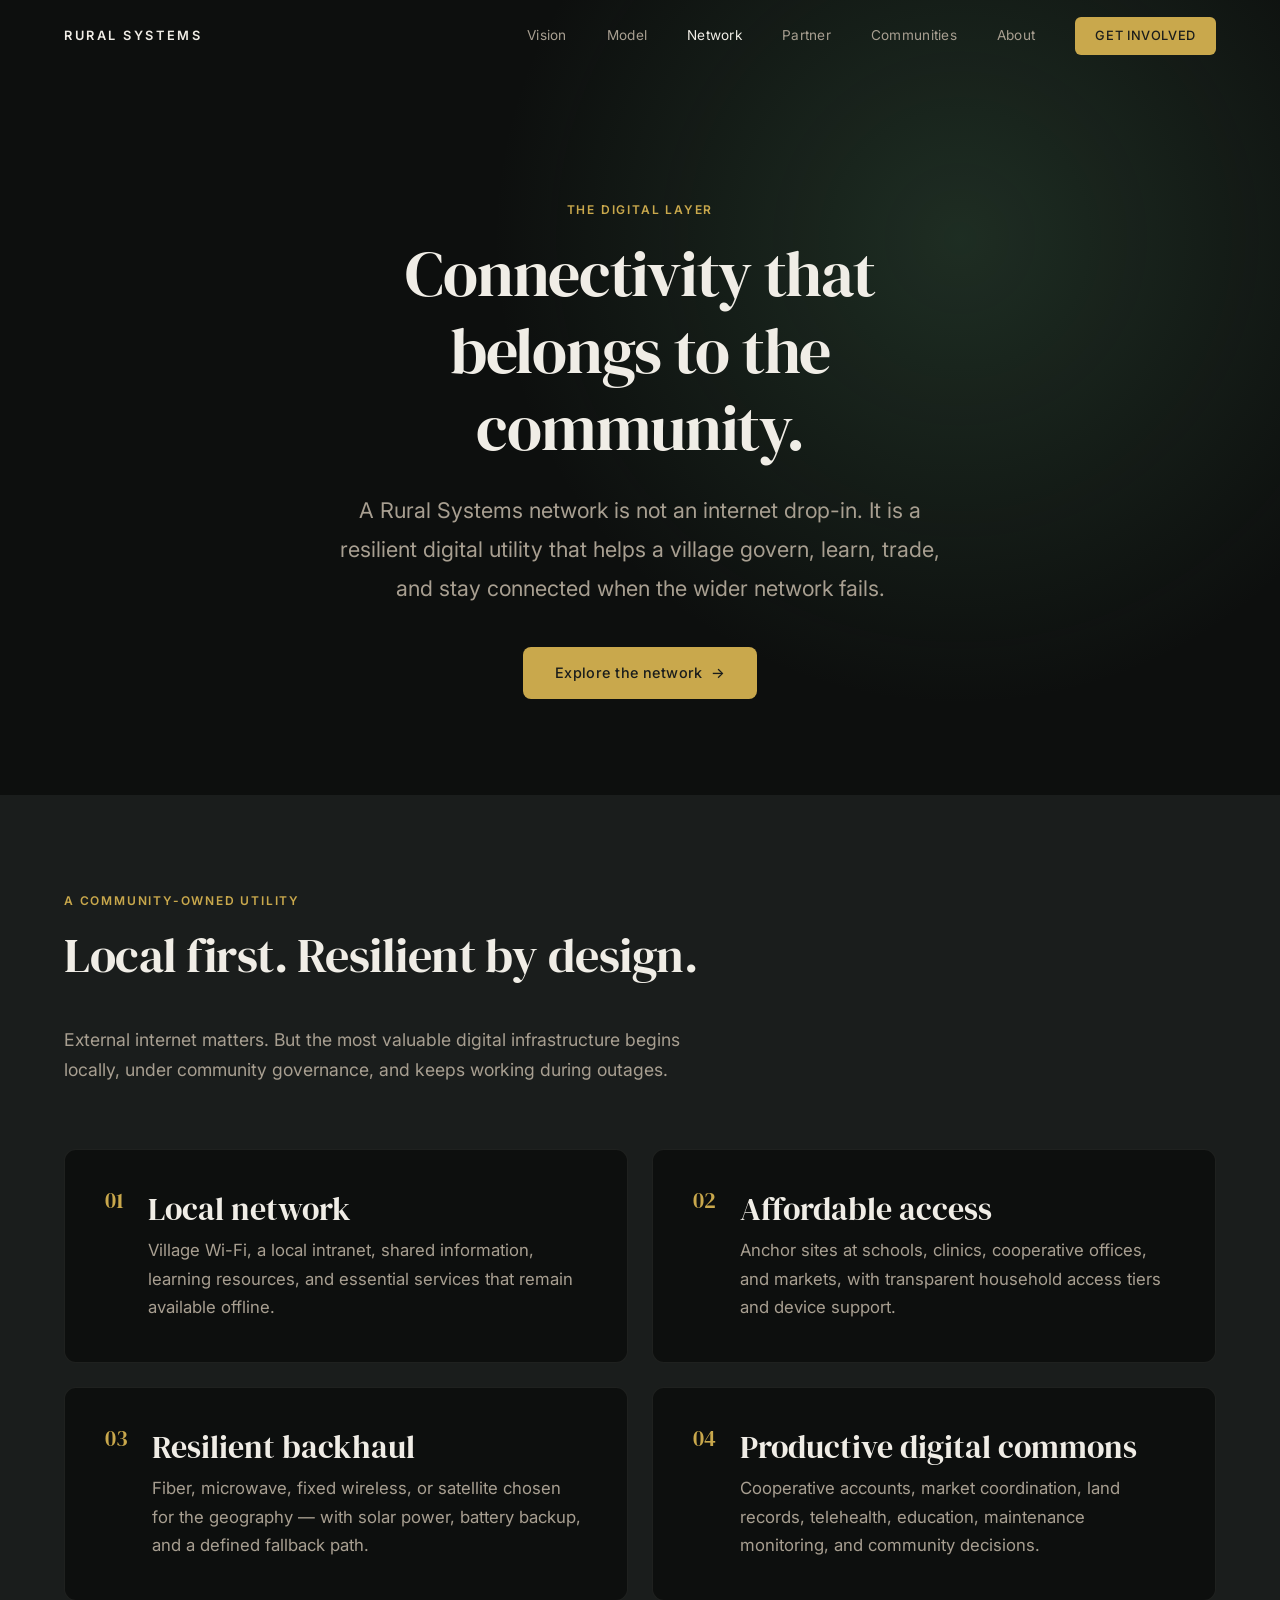
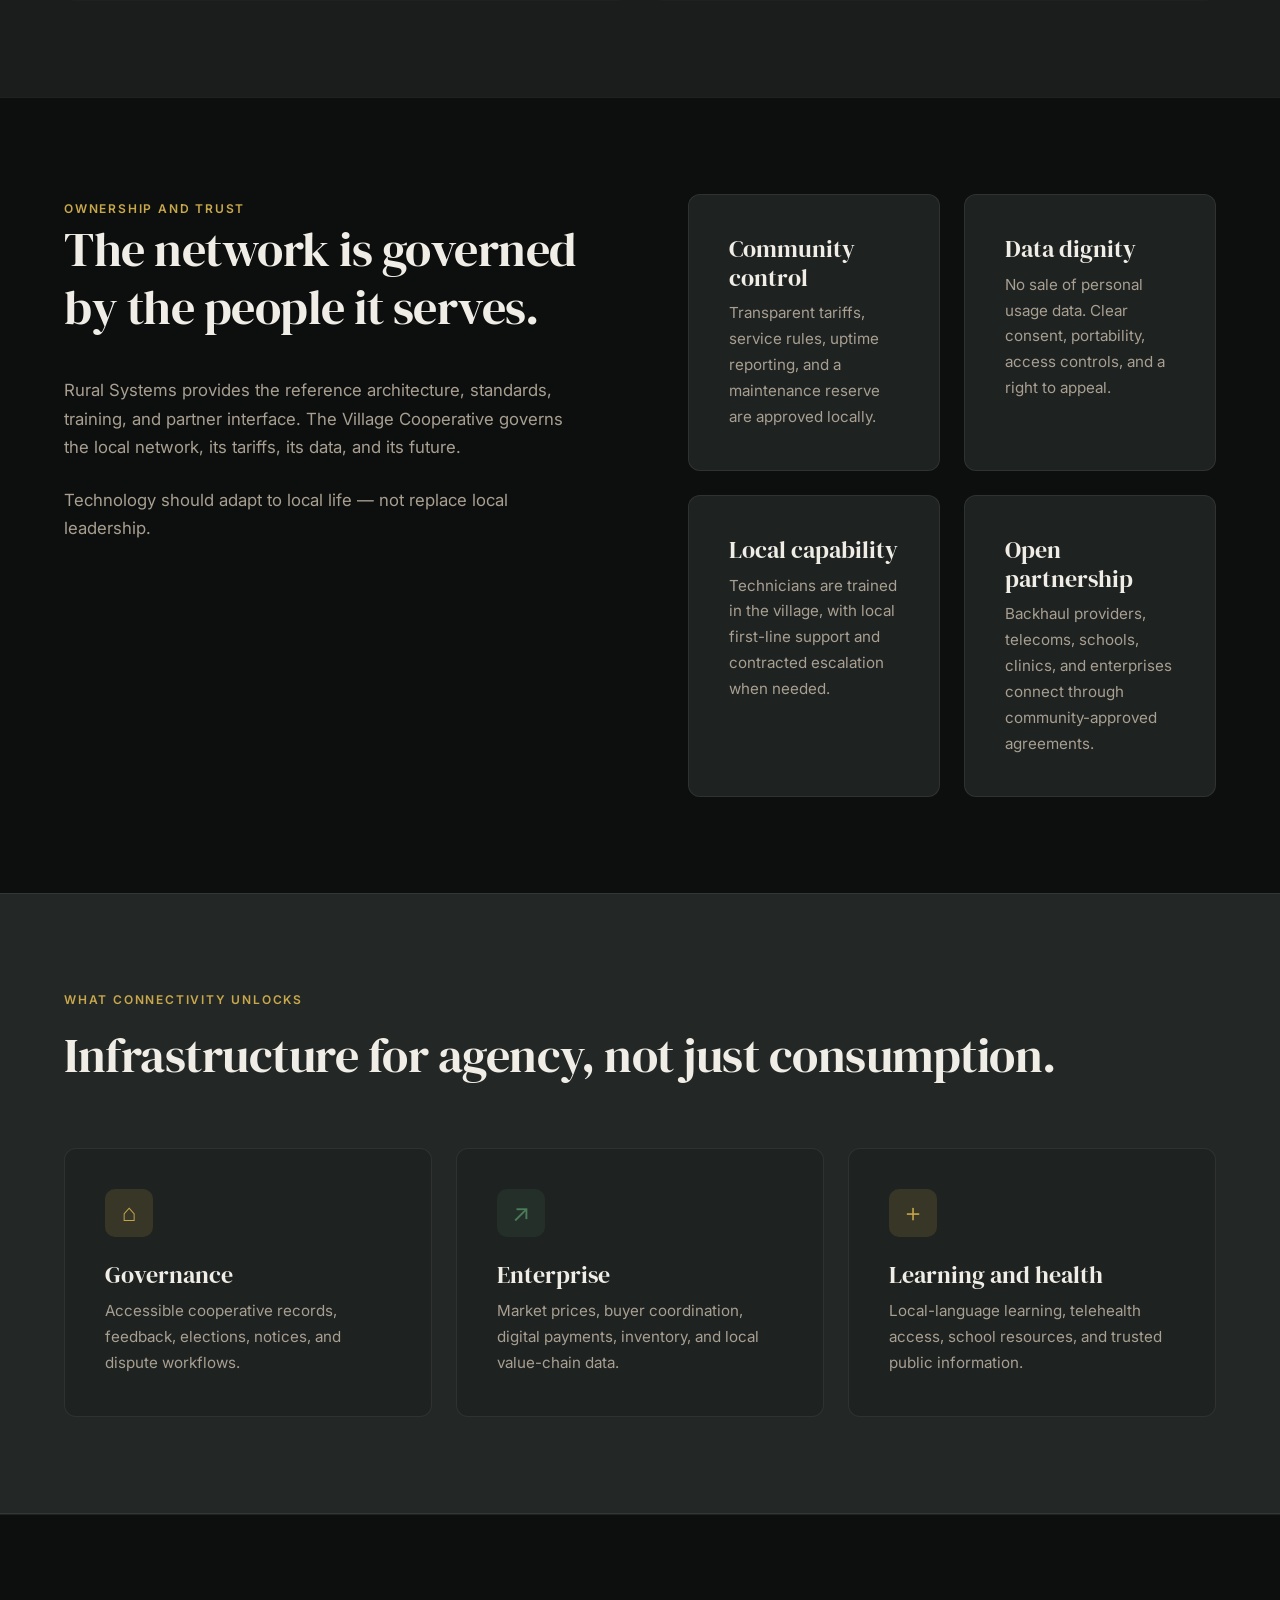
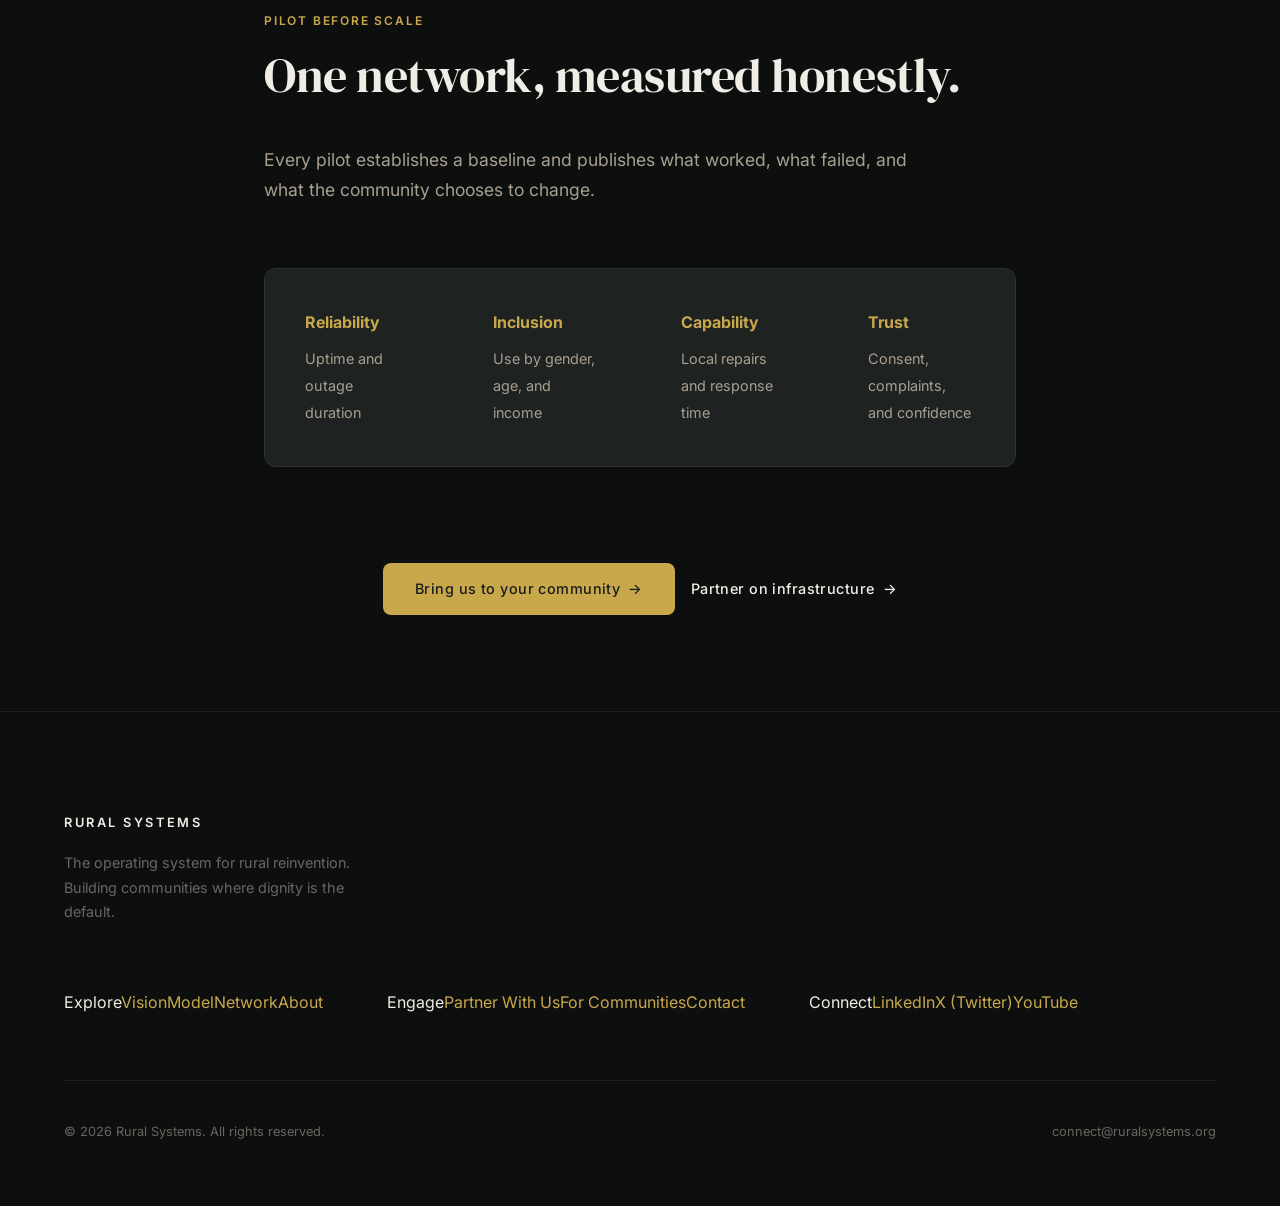
<file: network.html>
<!DOCTYPE html>
<html lang="en">
<head>
  <meta charset="UTF-8">
  <meta name="viewport" content="width=device-width, initial-scale=1.0">
  <title>Community Networks — Rural Systems</title>
  <meta name="description" content="Community-owned digital infrastructure for resilient rural communities.">
  <meta name="theme-color" content="#0D0F0E">
  <link rel="icon" type="image/x-icon" href="/images/favicons/favicon.ico">
  <link rel="icon" type="image/png" sizes="32x32" href="/images/favicons/favicon-32x32.png">
  <link rel="stylesheet" href="css/style.css">
</head>
<body>
  <header class="site-header" id="header">
    <div class="header-inner">
      <a href="index.html" class="logo">Rural Systems</a>
      <nav class="nav-desktop" id="nav-desktop">
        <a href="vision.html">Vision</a>
        <a href="model.html">Model</a>
        <a href="network.html" class="active">Network</a>
        <a href="partner.html">Partner</a>
        <a href="communities.html">Communities</a>
        <a href="about.html">About</a>
        <a href="contact.html" class="nav-cta">Get Involved</a>
      </nav>
      <button class="nav-toggle" id="nav-toggle" aria-label="Toggle navigation"><span></span><span></span><span></span></button>
    </div>
  </header>
  <nav class="nav-mobile" id="nav-mobile">
    <a href="vision.html">Vision</a><a href="model.html">Model</a><a href="network.html" class="active">Network</a><a href="partner.html">Partner</a><a href="communities.html">Communities</a><a href="about.html">About</a><a href="contact.html">Get Involved</a>
  </nav>

  <section class="page-hero network-hero">
    <div class="container container--text reveal">
      <span class="text-label text-gold">The Digital Layer</span>
      <h1>Connectivity that belongs to the community.</h1>
      <p class="text-large">A Rural Systems network is not an internet drop-in. It is a resilient digital utility that helps a village govern, learn, trade, and stay connected when the wider network fails.</p>
      <a href="#architecture" class="btn btn--primary" style="margin-top: var(--space-lg);">Explore the network <span class="arrow">→</span></a>
    </div>
  </section>

  <section class="content-section section--dark" id="architecture">
    <div class="container">
      <div class="section-header reveal">
        <span class="text-label">A community-owned utility</span>
        <h2>Local first. Resilient by design.</h2>
        <p>External internet matters. But the most valuable digital infrastructure begins locally, under community governance, and keeps working during outages.</p>
      </div>
      <div class="network-stack">
        <div class="network-stack__item reveal reveal-delay-1"><span class="network-step">01</span><div><h3>Local network</h3><p>Village Wi-Fi, a local intranet, shared information, learning resources, and essential services that remain available offline.</p></div></div>
        <div class="network-stack__item reveal reveal-delay-2"><span class="network-step">02</span><div><h3>Affordable access</h3><p>Anchor sites at schools, clinics, cooperative offices, and markets, with transparent household access tiers and device support.</p></div></div>
        <div class="network-stack__item reveal reveal-delay-3"><span class="network-step">03</span><div><h3>Resilient backhaul</h3><p>Fiber, microwave, fixed wireless, or satellite chosen for the geography — with solar power, battery backup, and a defined fallback path.</p></div></div>
        <div class="network-stack__item reveal reveal-delay-4"><span class="network-step">04</span><div><h3>Productive digital commons</h3><p>Cooperative accounts, market coordination, land records, telehealth, education, maintenance monitoring, and community decisions.</p></div></div>
      </div>
    </div>
  </section>

  <section class="content-section" id="ownership">
    <div class="container two-col network-ownership">
      <div class="reveal"><span class="text-label text-gold">Ownership and trust</span><h2>The network is governed by the people it serves.</h2><p>Rural Systems provides the reference architecture, standards, training, and partner interface. The Village Cooperative governs the local network, its tariffs, its data, and its future.</p><p>Technology should adapt to local life — not replace local leadership.</p></div>
      <div class="card-grid card-grid--2 reveal reveal-delay-2">
        <div class="card"><h4>Community control</h4><p>Transparent tariffs, service rules, uptime reporting, and a maintenance reserve are approved locally.</p></div>
        <div class="card"><h4>Data dignity</h4><p>No sale of personal usage data. Clear consent, portability, access controls, and a right to appeal.</p></div>
        <div class="card"><h4>Local capability</h4><p>Technicians are trained in the village, with local first-line support and contracted escalation when needed.</p></div>
        <div class="card"><h4>Open partnership</h4><p>Backhaul providers, telecoms, schools, clinics, and enterprises connect through community-approved agreements.</p></div>
      </div>
    </div>
  </section>

  <section class="content-section section--accent" id="use-cases">
    <div class="container">
      <div class="section-header reveal"><span class="text-label">What connectivity unlocks</span><h2>Infrastructure for agency, not just consumption.</h2></div>
      <div class="card-grid card-grid--3">
        <div class="card reveal reveal-delay-1"><div class="card-icon">⌂</div><h4>Governance</h4><p>Accessible cooperative records, feedback, elections, notices, and dispute workflows.</p></div>
        <div class="card reveal reveal-delay-2"><div class="card-icon card-icon--green">↗</div><h4>Enterprise</h4><p>Market prices, buyer coordination, digital payments, inventory, and local value-chain data.</p></div>
        <div class="card reveal reveal-delay-3"><div class="card-icon">＋</div><h4>Learning and health</h4><p>Local-language learning, telehealth access, school resources, and trusted public information.</p></div>
      </div>
    </div>
  </section>

  <section class="content-section" id="pilot">
    <div class="container container--narrow">
      <div class="section-header reveal"><span class="text-label text-gold">Pilot before scale</span><h2>One network, measured honestly.</h2><p>Every pilot establishes a baseline and publishes what worked, what failed, and what the community chooses to change.</p></div>
      <div class="metric-grid reveal">
        <div><strong>Reliability</strong><span>Uptime and outage duration</span></div><div><strong>Inclusion</strong><span>Use by gender, age, and income</span></div><div><strong>Capability</strong><span>Local repairs and response time</span></div><div><strong>Trust</strong><span>Consent, complaints, and confidence</span></div>
      </div>
      <div class="reveal" style="text-align:center;margin-top:var(--space-2xl);"><a href="communities.html" class="btn btn--primary">Bring us to your community <span class="arrow">→</span></a><a href="partner.html" class="btn btn--ghost" style="margin-left:var(--space-sm);">Partner on infrastructure <span class="arrow">→</span></a></div>
    </div>
  </section>

  <footer class="site-footer"><div class="container"><div class="footer-inner"><div class="footer-brand"><a href="index.html" class="logo">Rural Systems</a><p>The operating system for rural reinvention. Building communities where dignity is the default.</p></div><div class="footer-links"><div><span class="footer-heading">Explore</span><a href="vision.html">Vision</a><a href="model.html">Model</a><a href="network.html">Network</a><a href="about.html">About</a></div><div><span class="footer-heading">Engage</span><a href="partner.html">Partner With Us</a><a href="communities.html">For Communities</a><a href="contact.html">Contact</a></div><div><span class="footer-heading">Connect</span><a href="https://linkedin.com/company/ruralsystems" target="_blank" rel="noopener">LinkedIn</a><a href="https://x.com/ruralsystems" target="_blank" rel="noopener">X (Twitter)</a><a href="https://youtube.com/@ruralsystems" target="_blank" rel="noopener">YouTube</a></div></div></div><div class="footer-bottom"><span>© 2026 Rural Systems. All rights reserved.</span><span>connect@ruralsystems.org</span></div></div></footer>
  <script src="js/main.js"></script>
</body>
</html>
</file>
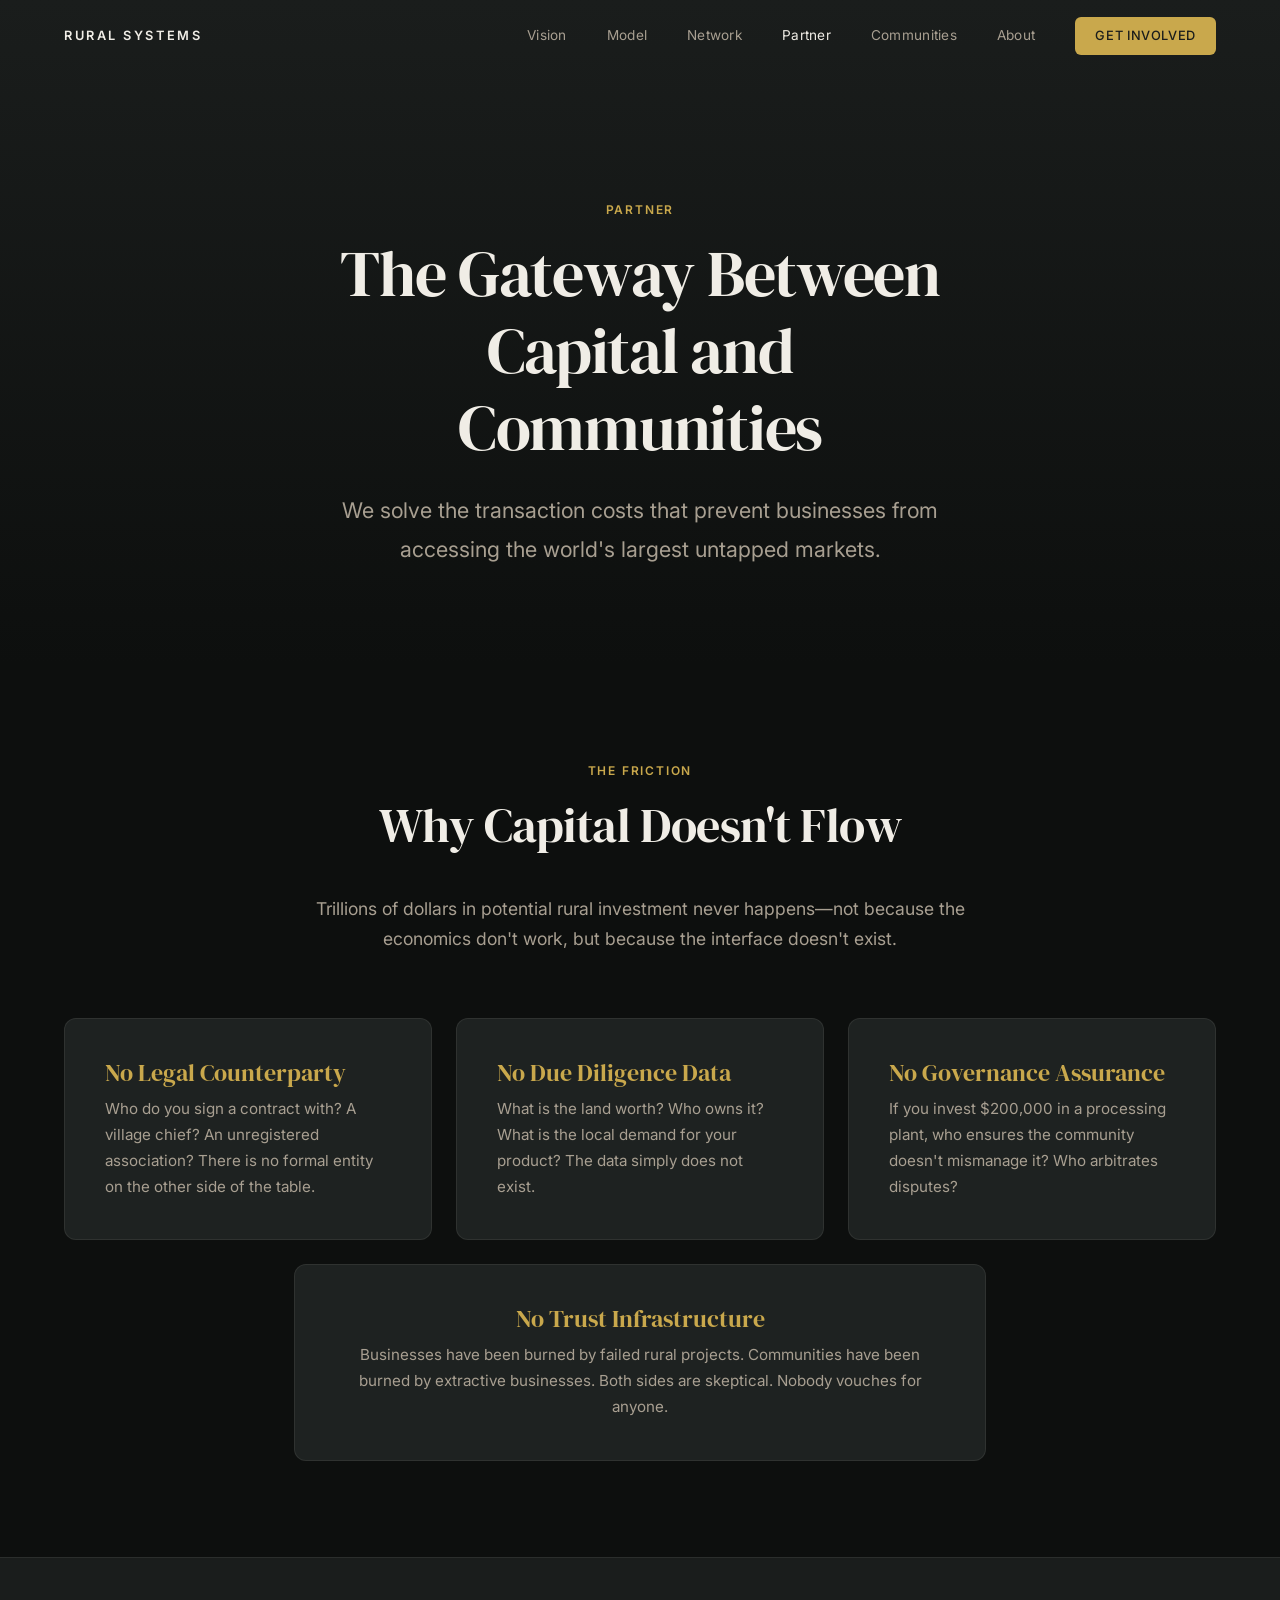
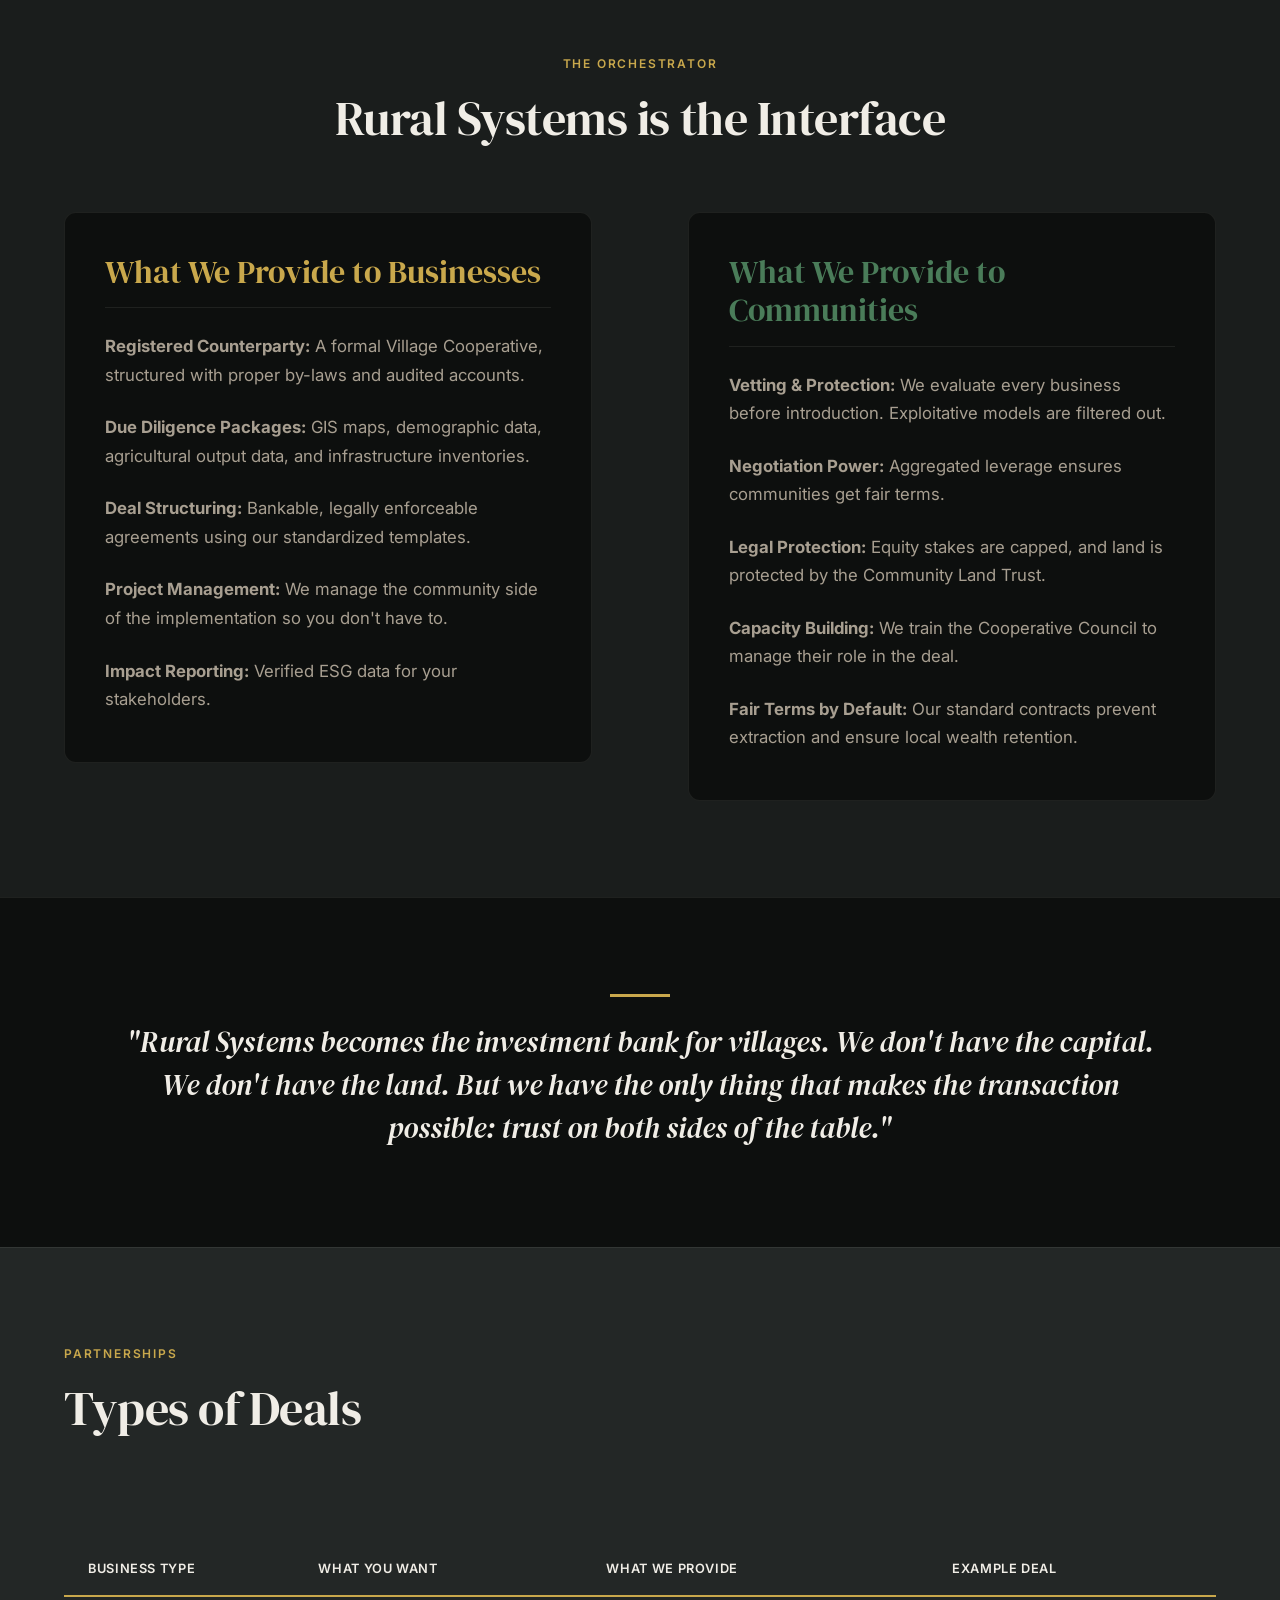
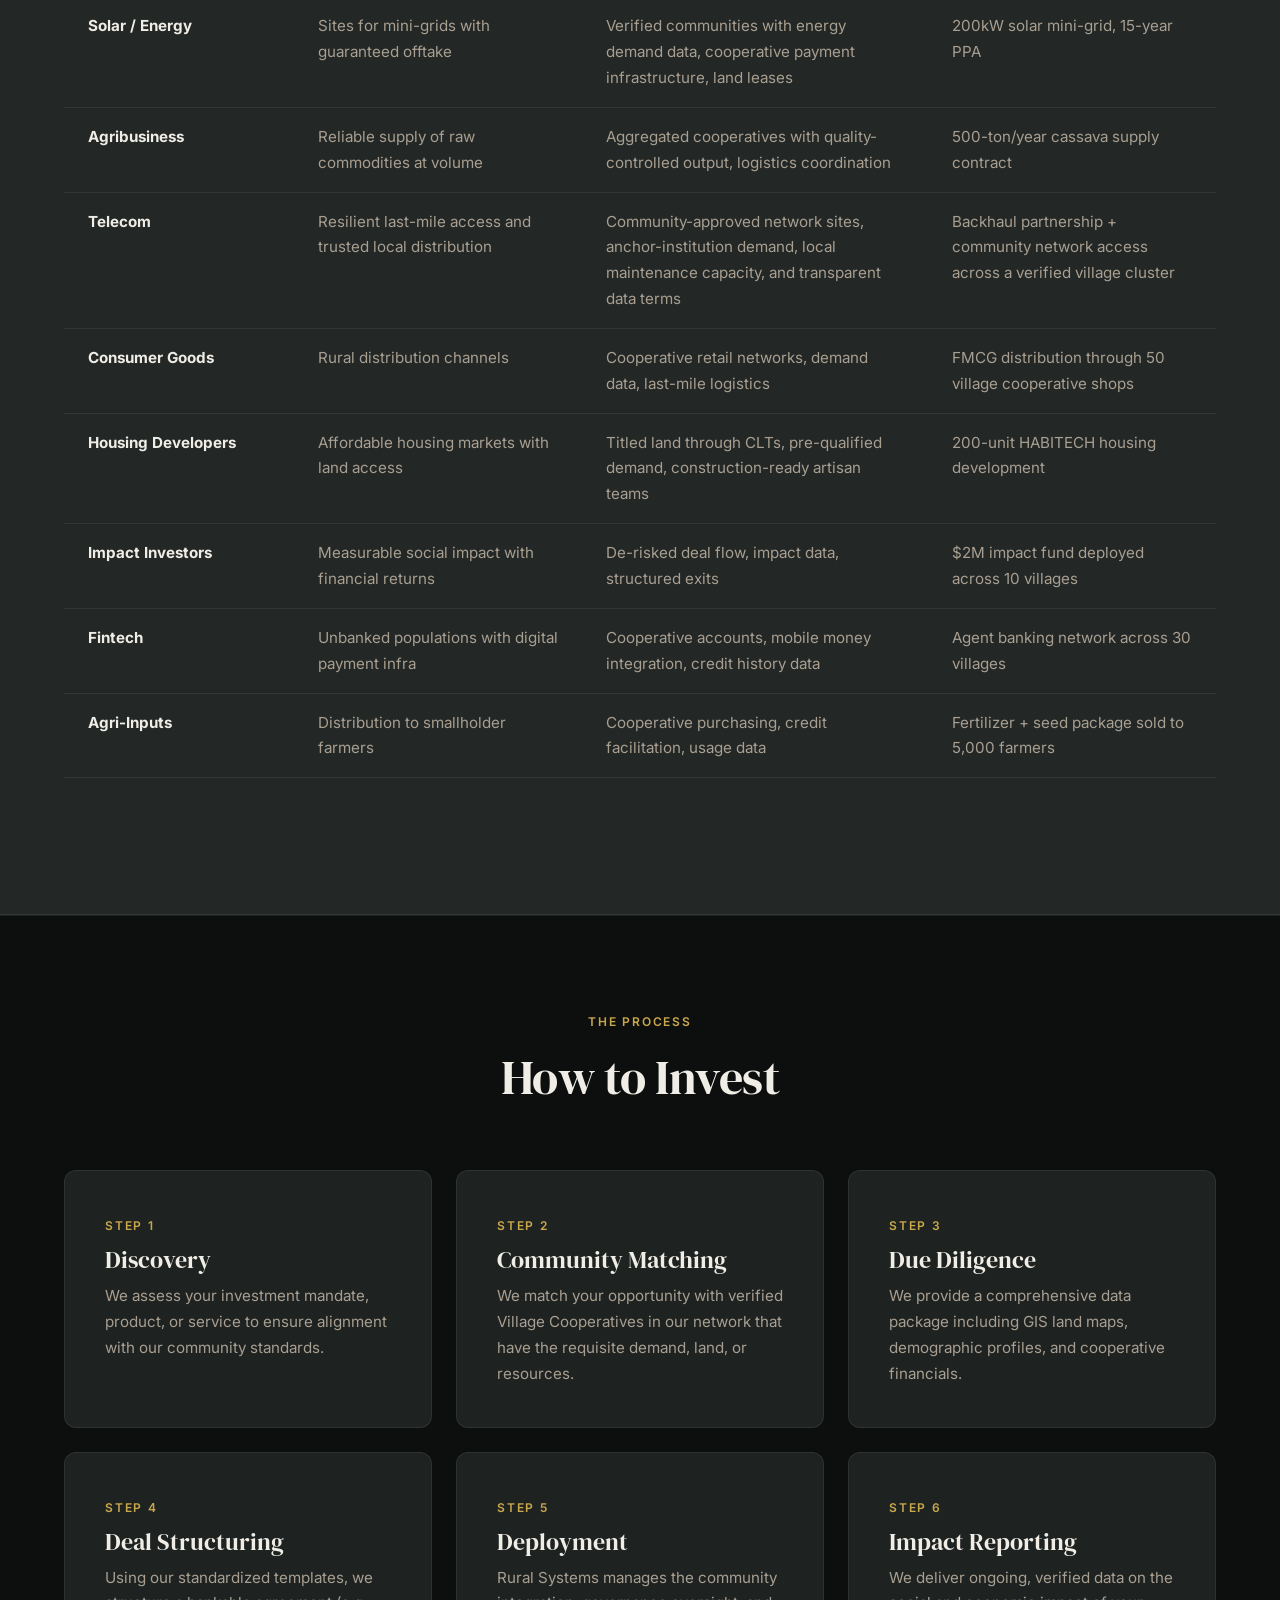
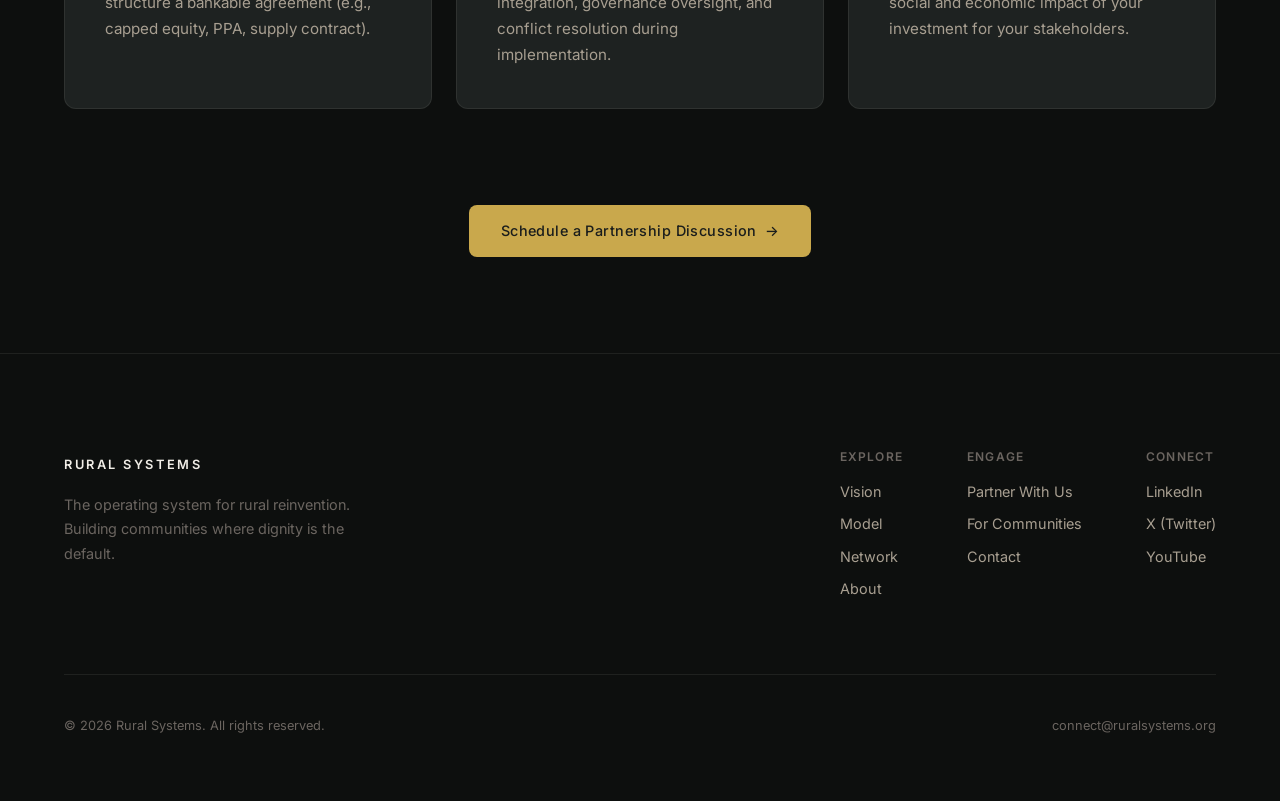
<file: partner.html>
<!DOCTYPE html>
<html lang="en">
<head>
  <meta charset="UTF-8">
  <meta name="viewport" content="width=device-width, initial-scale=1.0">
  <title>Partner — Rural Systems</title>
  <meta name="description" content="Rural Systems is the gateway between capital and communities. We de-risk rural investment.">
  <meta property="og:url" content="https://ruralsystems.org/partner">
  <meta property="og:title" content="Partner — Rural Systems">
  <meta property="og:description" content="Rural Systems is the gateway between capital and communities. We de-risk rural investment.">
  <meta property="og:type" content="website">
  <meta name="theme-color" content="#0D0F0E">
  <!-- Favicons -->
  <link rel="icon" type="image/x-icon" href="/images/favicons/favicon.ico">
  <link rel="icon" type="image/png" sizes="32x32" href="/images/favicons/favicon-32x32.png">
  <link rel="icon" type="image/png" sizes="16x16" href="/images/favicons/favicon-16x16.png">
  <link rel="apple-touch-icon" sizes="180x180" href="/images/favicons/apple-touch-icon.png">
  <link rel="manifest" href="/images/favicons/site.webmanifest">
  <meta property="og:image" content="https://ruralsystems.org/images/og-image.png">
  <meta property="og:image:width" content="1200">
  <meta property="og:image:height" content="630">
  <meta name="twitter:card" content="summary_large_image">
  <meta name="twitter:site" content="@ruralsystems">
  <meta name="twitter:image" content="https://ruralsystems.org/images/og-image.png">
  <link rel="stylesheet" href="css/style.css">
</head>
<body>

  <!-- ========== HEADER ========== -->
  <header class="site-header" id="header">
    <div class="header-inner">
      <a href="index.html" class="logo">Rural Systems</a>
      <nav class="nav-desktop" id="nav-desktop">
        <a href="vision.html">Vision</a>
        <a href="model.html">Model</a>
        <a href="network.html">Network</a>
        <a href="partner.html" class="active">Partner</a>
        <a href="communities.html">Communities</a>
        <a href="about.html">About</a>
        <a href="contact.html" class="nav-cta">Get Involved</a>
      </nav>
      <button class="nav-toggle" id="nav-toggle" aria-label="Toggle navigation">
        <span></span>
        <span></span>
        <span></span>
      </button>
    </div>
  </header>

  <!-- Mobile Nav -->
  <nav class="nav-mobile" id="nav-mobile">
    <a href="vision.html">Vision</a>
    <a href="model.html">Model</a>
    <a href="network.html">Network</a>
    <a href="partner.html" class="active">Partner</a>
    <a href="communities.html">Communities</a>
    <a href="about.html">About</a>
    <a href="contact.html">Get Involved</a>
  </nav>

  <!-- ========== PAGE HERO ========== -->
  <section class="page-hero">
    <div class="container container--text reveal">
      <span class="text-label text-gold">Partner</span>
      <h1>The Gateway Between Capital and Communities</h1>
      <p class="text-large">We solve the transaction costs that prevent businesses from accessing the world's largest untapped markets.</p>
    </div>
  </section>

  <!-- ========== THE PROBLEM ========== -->
  <section class="content-section" id="problem">
    <div class="container">
      <div class="section-header reveal" style="text-align: center;">
        <span class="text-label">The Friction</span>
        <h2>Why Capital Doesn't Flow</h2>
        <p style="margin: var(--space-sm) auto 0;">Trillions of dollars in potential rural investment never happens—not because the economics don't work, but because the interface doesn't exist.</p>
      </div>

      <div class="card-grid card-grid--3" style="margin-top: var(--space-xl);">
        <div class="card reveal reveal-delay-1">
          <h4 class="text-gold">No Legal Counterparty</h4>
          <p>Who do you sign a contract with? A village chief? An unregistered association? There is no formal entity on the other side of the table.</p>
        </div>
        <div class="card reveal reveal-delay-2">
          <h4 class="text-gold">No Due Diligence Data</h4>
          <p>What is the land worth? Who owns it? What is the local demand for your product? The data simply does not exist.</p>
        </div>
        <div class="card reveal reveal-delay-3">
          <h4 class="text-gold">No Governance Assurance</h4>
          <p>If you invest $200,000 in a processing plant, who ensures the community doesn't mismanage it? Who arbitrates disputes?</p>
        </div>
        <div class="card reveal reveal-delay-1" style="grid-column: 1 / -1; max-width: 60%; margin: 0 auto; text-align: center;">
          <h4 class="text-gold">No Trust Infrastructure</h4>
          <p>Businesses have been burned by failed rural projects. Communities have been burned by extractive businesses. Both sides are skeptical. Nobody vouches for anyone.</p>
        </div>
      </div>
    </div>
  </section>

  <!-- ========== THE SOLUTION ========== -->
  <section class="content-section section--dark" id="solution">
    <div class="container">
      <div class="section-header reveal" style="text-align: center;">
        <span class="text-label">The Orchestrator</span>
        <h2>Rural Systems is the Interface</h2>
      </div>

      <div class="two-col" style="margin-top: var(--space-xl);">
        <div class="reveal reveal-delay-1" style="background: var(--bg-primary); padding: var(--space-lg); border-radius: 12px; border: 1px solid var(--border-subtle);">
          <h3 style="color: var(--accent-gold); border-bottom: 1px solid var(--border-subtle); padding-bottom: var(--space-sm); margin-bottom: var(--space-md);">What We Provide to Businesses</h3>
          <ul style="list-style: none; padding: 0;">
            <li style="margin-bottom: var(--space-md);"><strong>Registered Counterparty:</strong> A formal Village Cooperative, structured with proper by-laws and audited accounts.</li>
            <li style="margin-bottom: var(--space-md);"><strong>Due Diligence Packages:</strong> GIS maps, demographic data, agricultural output data, and infrastructure inventories.</li>
            <li style="margin-bottom: var(--space-md);"><strong>Deal Structuring:</strong> Bankable, legally enforceable agreements using our standardized templates.</li>
            <li style="margin-bottom: var(--space-md);"><strong>Project Management:</strong> We manage the community side of the implementation so you don't have to.</li>
            <li><strong>Impact Reporting:</strong> Verified ESG data for your stakeholders.</li>
          </ul>
        </div>
        
        <div class="reveal reveal-delay-2" style="background: var(--bg-primary); padding: var(--space-lg); border-radius: 12px; border: 1px solid var(--border-subtle);">
          <h3 style="color: var(--accent-green); border-bottom: 1px solid var(--border-subtle); padding-bottom: var(--space-sm); margin-bottom: var(--space-md);">What We Provide to Communities</h3>
          <ul style="list-style: none; padding: 0;">
            <li style="margin-bottom: var(--space-md);"><strong>Vetting & Protection:</strong> We evaluate every business before introduction. Exploitative models are filtered out.</li>
            <li style="margin-bottom: var(--space-md);"><strong>Negotiation Power:</strong> Aggregated leverage ensures communities get fair terms.</li>
            <li style="margin-bottom: var(--space-md);"><strong>Legal Protection:</strong> Equity stakes are capped, and land is protected by the Community Land Trust.</li>
            <li style="margin-bottom: var(--space-md);"><strong>Capacity Building:</strong> We train the Cooperative Council to manage their role in the deal.</li>
            <li><strong>Fair Terms by Default:</strong> Our standard contracts prevent extraction and ensure local wealth retention.</li>
          </ul>
        </div>
      </div>
    </div>
  </section>

  <!-- ========== BLOCKQUOTE ========== -->
  <section class="content-section" style="text-align: center;">
    <div class="container">
      <div class="gold-line reveal" style="margin: 0 auto var(--space-md);"></div>
      <blockquote class="reveal" style="margin: 0 auto; border: none; padding: 0; max-width: 65ch;">
        "Rural Systems becomes the investment bank for villages. We don't have the capital. We don't have the land. But we have the only thing that makes the transaction possible: trust on both sides of the table."
      </blockquote>
    </div>
  </section>

  <!-- ========== DEAL TYPES ========== -->
  <section class="content-section section--accent" id="deal-types">
    <div class="container">
      <div class="section-header reveal">
        <span class="text-label">Partnerships</span>
        <h2>Types of Deals</h2>
      </div>

      <div class="reveal" style="overflow-x: auto;">
        <table class="styled-table">
          <thead>
            <tr>
              <th style="width: 20%;">Business Type</th>
              <th style="width: 25%;">What You Want</th>
              <th style="width: 30%;">What We Provide</th>
              <th style="width: 25%;">Example Deal</th>
            </tr>
          </thead>
          <tbody>
            <tr>
              <td><strong class="text-white">Solar / Energy</strong></td>
              <td>Sites for mini-grids with guaranteed offtake</td>
              <td>Verified communities with energy demand data, cooperative payment infrastructure, land leases</td>
              <td>200kW solar mini-grid, 15-year PPA</td>
            </tr>
            <tr>
              <td><strong class="text-white">Agribusiness</strong></td>
              <td>Reliable supply of raw commodities at volume</td>
              <td>Aggregated cooperatives with quality-controlled output, logistics coordination</td>
              <td>500-ton/year cassava supply contract</td>
            </tr>
            <tr>
              <td><strong class="text-white">Telecom</strong></td>
              <td>Resilient last-mile access and trusted local distribution</td>
              <td>Community-approved network sites, anchor-institution demand, local maintenance capacity, and transparent data terms</td>
              <td>Backhaul partnership + community network access across a verified village cluster</td>
            </tr>
            <tr>
              <td><strong class="text-white">Consumer Goods</strong></td>
              <td>Rural distribution channels</td>
              <td>Cooperative retail networks, demand data, last-mile logistics</td>
              <td>FMCG distribution through 50 village cooperative shops</td>
            </tr>
            <tr>
              <td><strong class="text-white">Housing Developers</strong></td>
              <td>Affordable housing markets with land access</td>
              <td>Titled land through CLTs, pre-qualified demand, construction-ready artisan teams</td>
              <td>200-unit HABITECH housing development</td>
            </tr>
            <tr>
              <td><strong class="text-white">Impact Investors</strong></td>
              <td>Measurable social impact with financial returns</td>
              <td>De-risked deal flow, impact data, structured exits</td>
              <td>$2M impact fund deployed across 10 villages</td>
            </tr>
            <tr>
              <td><strong class="text-white">Fintech</strong></td>
              <td>Unbanked populations with digital payment infra</td>
              <td>Cooperative accounts, mobile money integration, credit history data</td>
              <td>Agent banking network across 30 villages</td>
            </tr>
            <tr>
              <td><strong class="text-white">Agri-Inputs</strong></td>
              <td>Distribution to smallholder farmers</td>
              <td>Cooperative purchasing, credit facilitation, usage data</td>
              <td>Fertilizer + seed package sold to 5,000 farmers</td>
            </tr>
          </tbody>
        </table>
      </div>
    </div>
  </section>

  <!-- ========== HOW IT WORKS ========== -->
  <section class="content-section" id="process">
    <div class="container">
      <div class="section-header reveal" style="text-align: center;">
        <span class="text-label">The Process</span>
        <h2>How to Invest</h2>
      </div>

      <div class="card-grid card-grid--3" style="margin-top: var(--space-xl);">
        <div class="card reveal reveal-delay-1">
          <span class="text-label text-gold">Step 1</span>
          <h4 style="margin-top: 0.5rem;">Discovery</h4>
          <p>We assess your investment mandate, product, or service to ensure alignment with our community standards.</p>
        </div>
        <div class="card reveal reveal-delay-2">
          <span class="text-label text-gold">Step 2</span>
          <h4 style="margin-top: 0.5rem;">Community Matching</h4>
          <p>We match your opportunity with verified Village Cooperatives in our network that have the requisite demand, land, or resources.</p>
        </div>
        <div class="card reveal reveal-delay-3">
          <span class="text-label text-gold">Step 3</span>
          <h4 style="margin-top: 0.5rem;">Due Diligence</h4>
          <p>We provide a comprehensive data package including GIS land maps, demographic profiles, and cooperative financials.</p>
        </div>
        <div class="card reveal reveal-delay-1">
          <span class="text-label text-gold">Step 4</span>
          <h4 style="margin-top: 0.5rem;">Deal Structuring</h4>
          <p>Using our standardized templates, we structure a bankable agreement (e.g., capped equity, PPA, supply contract).</p>
        </div>
        <div class="card reveal reveal-delay-2">
          <span class="text-label text-gold">Step 5</span>
          <h4 style="margin-top: 0.5rem;">Deployment</h4>
          <p>Rural Systems manages the community integration, governance oversight, and conflict resolution during implementation.</p>
        </div>
        <div class="card reveal reveal-delay-3">
          <span class="text-label text-gold">Step 6</span>
          <h4 style="margin-top: 0.5rem;">Impact Reporting</h4>
          <p>We deliver ongoing, verified data on the social and economic impact of your investment for your stakeholders.</p>
        </div>
      </div>

      <div class="reveal" style="text-align: center; margin-top: var(--space-2xl);">
        <a href="contact.html" class="btn btn--primary">Schedule a Partnership Discussion <span class="arrow">→</span></a>
      </div>
    </div>
  </section>

  <!-- ========== FOOTER ========== -->
  <footer class="site-footer">
    <div class="container">
      <div class="footer-inner">
        <div class="footer-brand">
          <a href="index.html" class="logo">Rural Systems</a>
          <p>The operating system for rural reinvention. Building communities where dignity is the default.</p>
        </div>
        <div class="footer-links">
          <div class="footer-links-group">
            <h5>Explore</h5>
            <a href="vision.html">Vision</a>
            <a href="model.html">Model</a>
            <a href="network.html">Network</a>
            <a href="about.html">About</a>
          </div>
          <div class="footer-links-group">
            <h5>Engage</h5>
            <a href="partner.html">Partner With Us</a>
            <a href="communities.html">For Communities</a>
            <a href="contact.html">Contact</a>
          </div>
          <div class="footer-links-group">
            <h5>Connect</h5>
            <a href="https://linkedin.com/company/ruralsystems" target="_blank" rel="noopener">LinkedIn</a>
            <a href="https://x.com/ruralsystems" target="_blank" rel="noopener">X (Twitter)</a>
            <a href="https://youtube.com/@ruralsystems" target="_blank" rel="noopener">YouTube</a>
          </div>
        </div>
      </div>
      <div class="footer-bottom">
        <span>© 2026 Rural Systems. All rights reserved.</span>
        <span>connect@ruralsystems.org</span>
      </div>
    </div>
  </footer>

  <script src="js/main.js"></script>
</body>
</html>
</file>
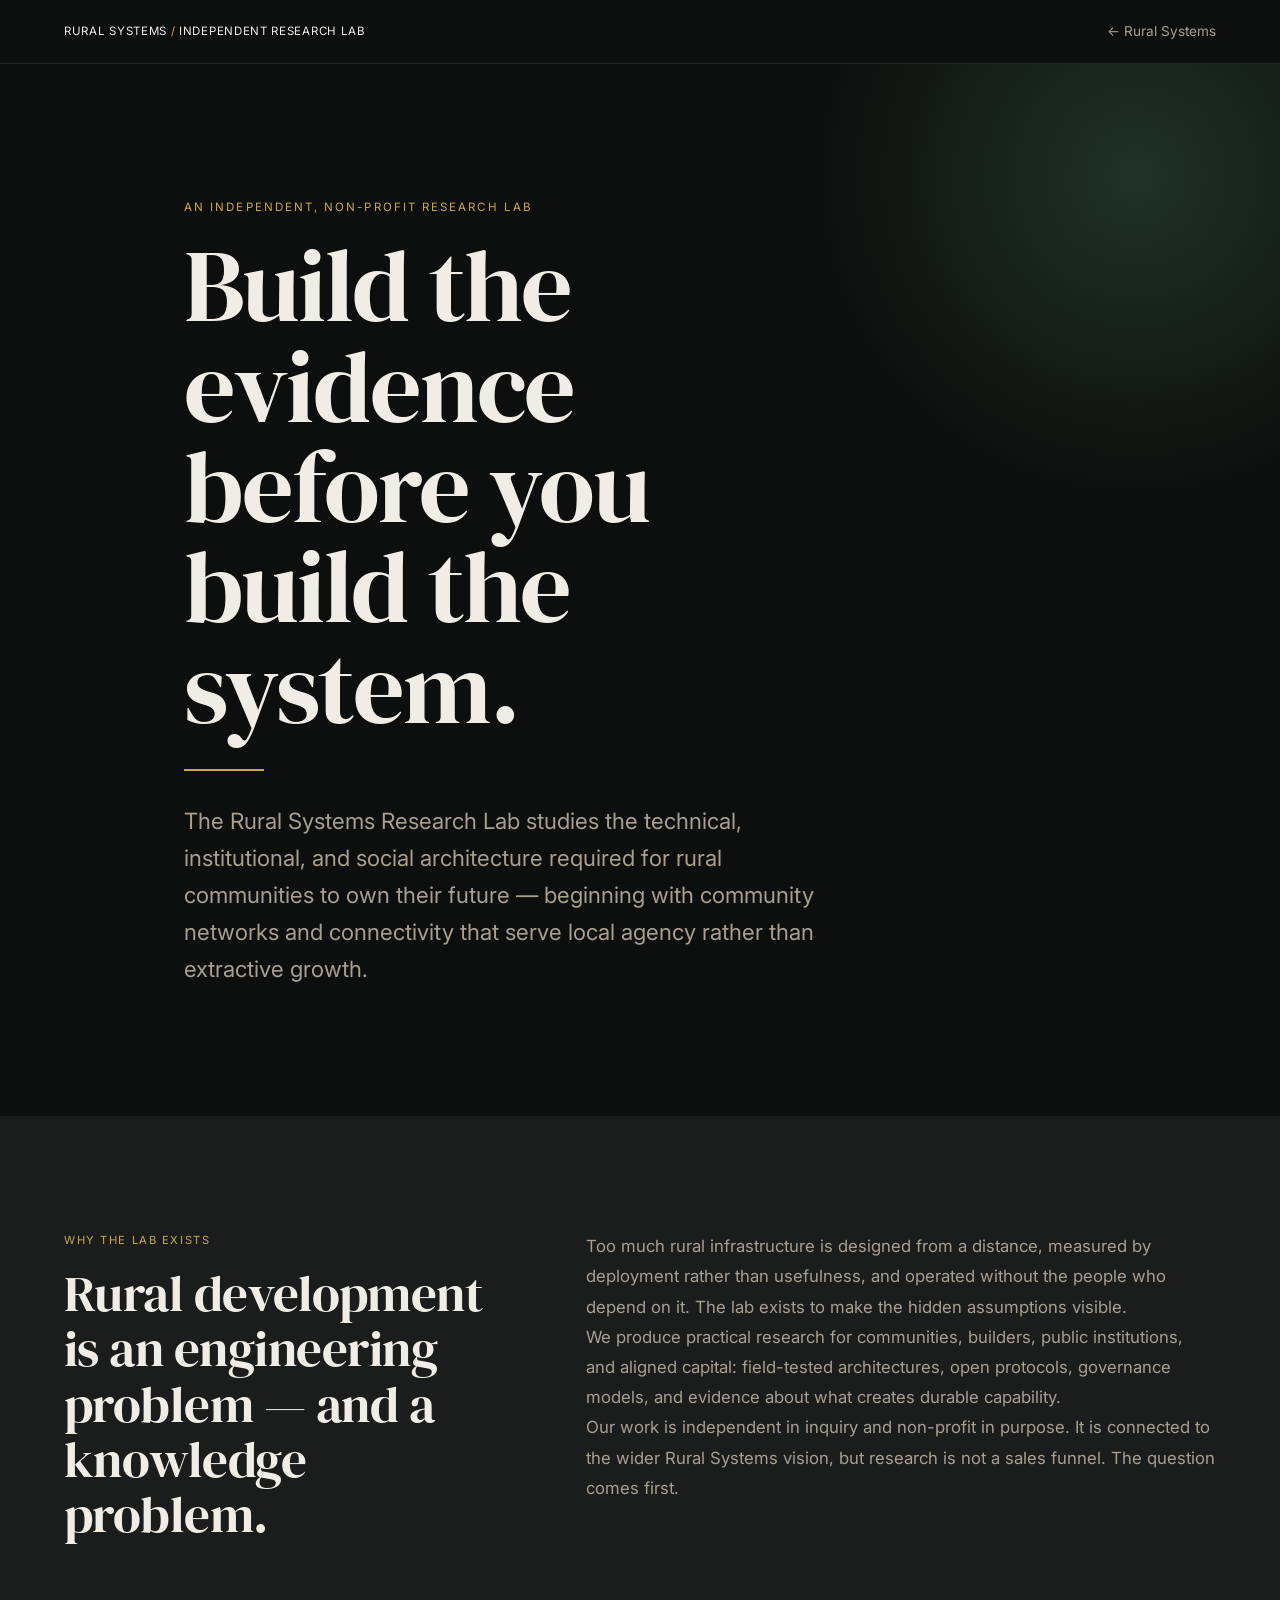
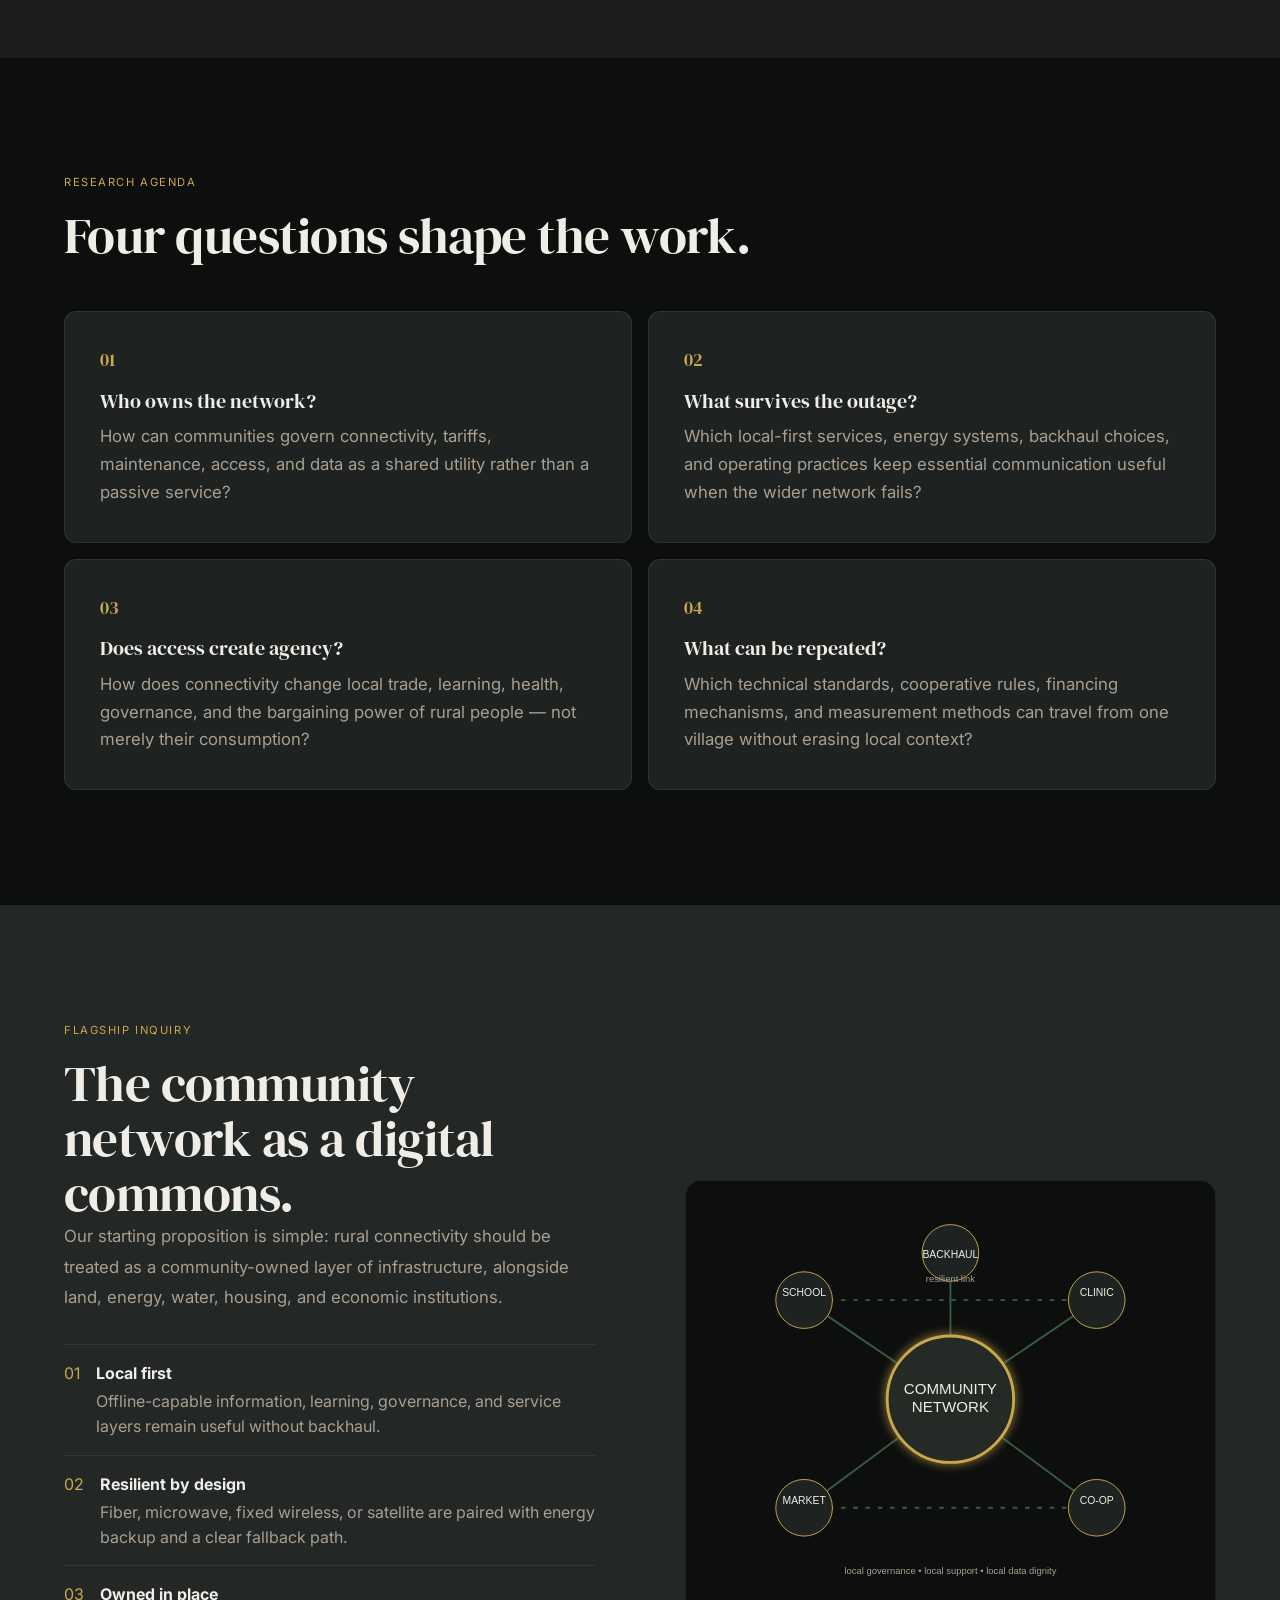
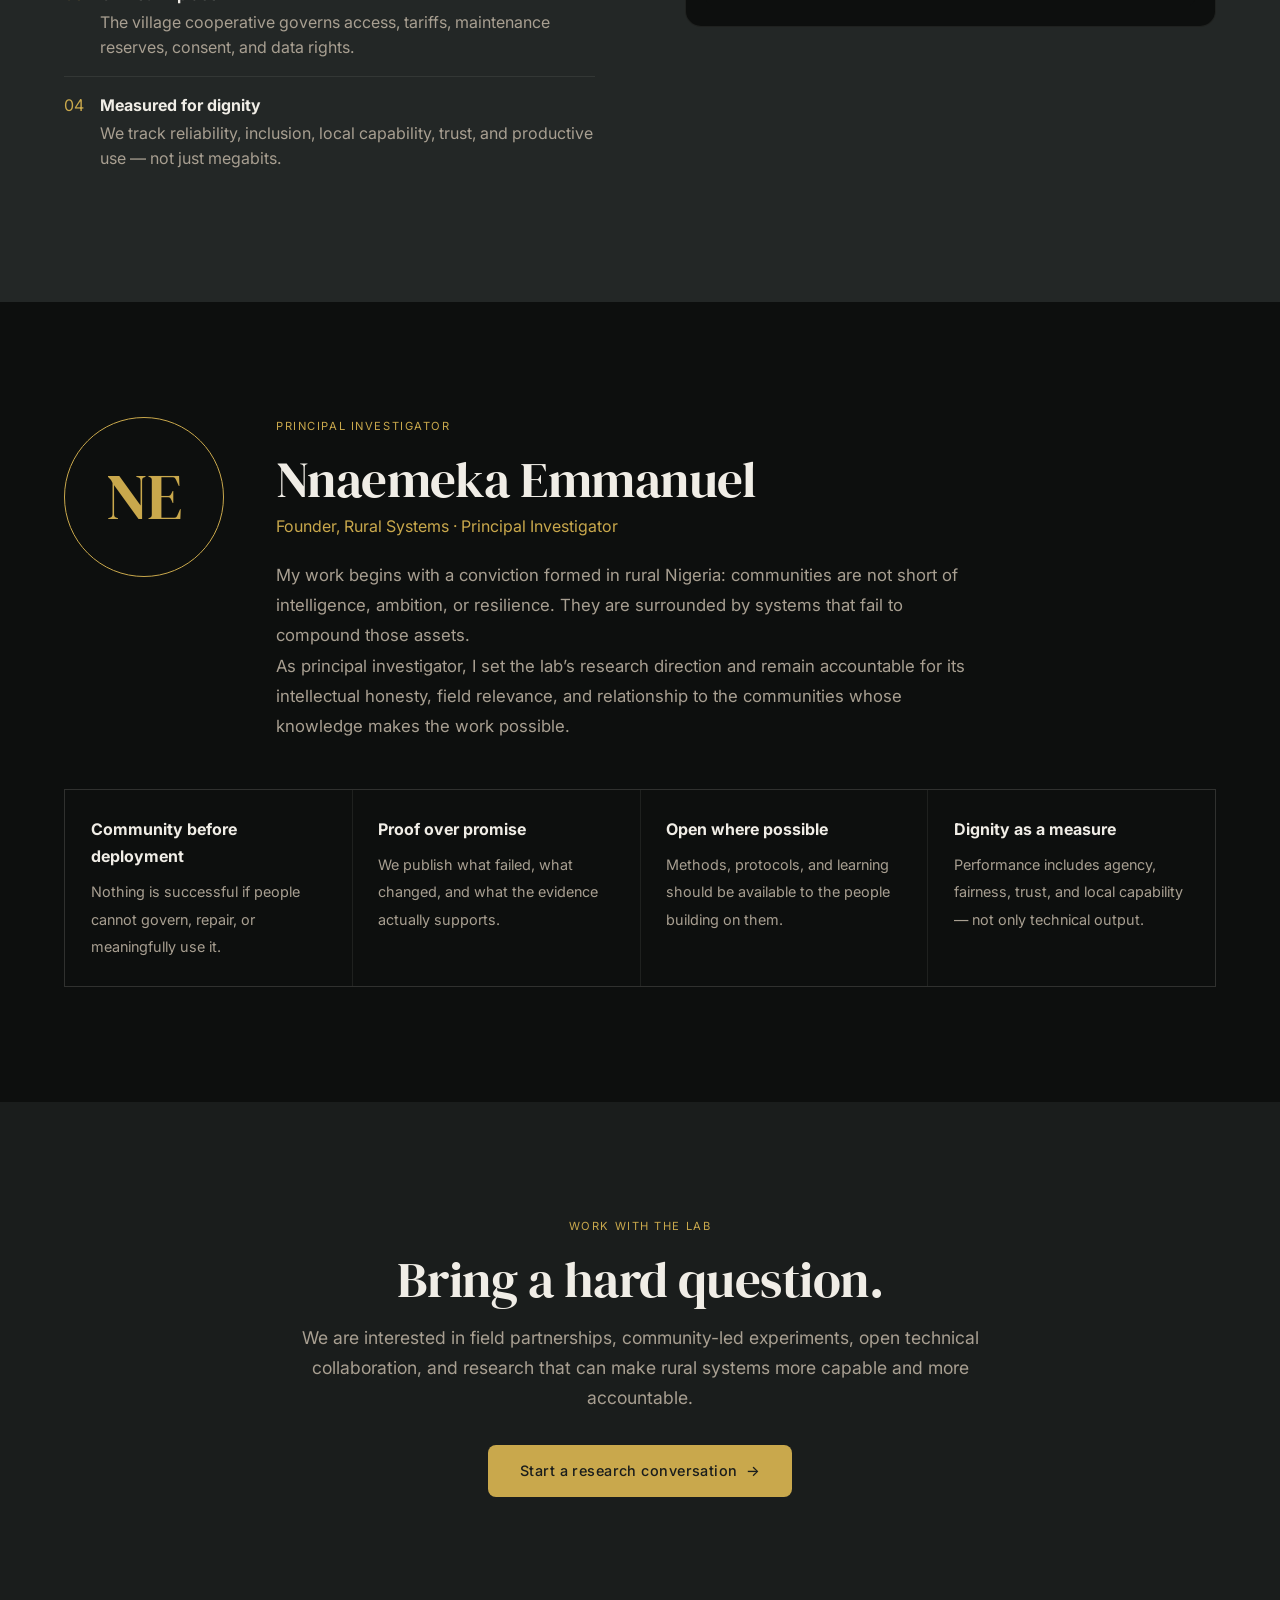
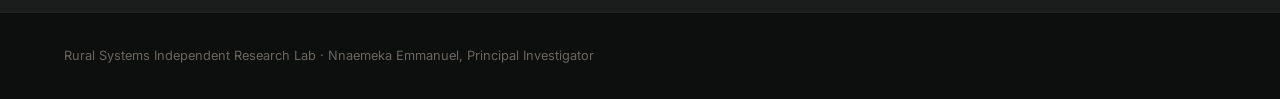
<file: research-lab.html>
<!DOCTYPE html>
<html lang="en">
<head>
  <meta charset="UTF-8">
  <meta name="viewport" content="width=device-width, initial-scale=1.0">
  <title>Independent Research Lab — Rural Systems</title>
  <meta name="description" content="The independent, non-profit research lab of Rural Systems, led by Principal Investigator Nnaemeka Emmanuel.">
  <meta name="theme-color" content="#0D0F0E">
  <link rel="icon" type="image/x-icon" href="/images/favicons/favicon.ico">
  <link rel="stylesheet" href="css/style.css">
  <style>
    .lab-page { background: var(--bg-primary); }
    .lab-header { padding: 1.25rem 0; border-bottom: 1px solid var(--border-subtle); }
    .lab-header-inner { display:flex; justify-content:space-between; align-items:center; gap:1rem; }
    .lab-mark { color:var(--text-primary); letter-spacing:.06em; text-transform:uppercase; font-size:.72rem; }
    .lab-mark span { color:var(--accent-gold); }
    .lab-home { color:var(--text-secondary); font-size:.85rem; }
    .lab-home:hover { color:var(--accent-gold); }
    .lab-hero { min-height: 74vh; display:flex; align-items:center; position:relative; overflow:hidden; }
    .lab-hero::before { content:""; position:absolute; width:42rem; height:42rem; right:-12rem; top:-14rem; border-radius:50%; background:radial-gradient(circle, rgba(74,124,89,.32), transparent 68%); pointer-events:none; }
    .lab-hero-content { position:relative; z-index:1; max-width:60rem; }
    .lab-kicker { color:var(--accent-gold); letter-spacing:.18em; text-transform:uppercase; font-size:.72rem; }
    .lab-hero h1 { max-width: 12ch; margin-top:1rem; font-size:clamp(3.2rem,8vw,7rem); line-height:.98; }
    .lab-hero .lead { max-width: 42rem; margin-top:1.5rem; color:var(--text-secondary); font-size:clamp(1.1rem,2vw,1.4rem); line-height:1.65; }
    .lab-rule { width:5rem; height:2px; background:var(--accent-gold); margin:2rem 0; }
    .lab-section { padding:clamp(4rem,9vw,8rem) 0; }
    .lab-section--dark { background:var(--bg-secondary); }
    .lab-section--accent { background:var(--bg-tertiary); }
    .lab-intro { display:grid; grid-template-columns: .8fr 1.2fr; gap:clamp(2rem,8vw,8rem); align-items:start; }
    .lab-intro h2, .lab-section h2 { font-size:clamp(2rem,4vw,3.6rem); line-height:1.08; }
    .lab-copy p { color:var(--text-secondary); font-size:1.05rem; line-height:1.8; }
    .lab-label { display:block; color:var(--accent-gold); text-transform:uppercase; letter-spacing:.14em; font-size:.7rem; margin-bottom:1rem; }
    .lab-grid { display:grid; grid-template-columns:repeat(2,1fr); gap:1rem; margin-top:3rem; }
    .lab-card { padding:clamp(1.35rem,3vw,2.2rem); border:1px solid var(--border-subtle); border-radius:12px; background:var(--bg-card); min-height:13rem; }
    .lab-card:hover { border-color:var(--accent-gold); transform:translateY(-3px); transition:all .25s ease; }
    .lab-card__number { color:var(--accent-gold); font:1.1rem var(--font-heading); }
    .lab-card h3 { margin:.9rem 0 .65rem; font-size:1.25rem; }
    .lab-card p { color:var(--text-secondary); line-height:1.65; margin:0; }
    .lab-network { display:grid; grid-template-columns:1fr 1fr; gap:clamp(2rem,7vw,7rem); align-items:center; }
    .lab-network-diagram { border:1px solid var(--border-subtle); border-radius:16px; padding:1.2rem; background:var(--bg-primary); }
    .lab-network-diagram svg { display:block; width:100%; height:auto; }
    .lab-network-list { list-style:none; padding:0; margin:2rem 0 0; }
    .lab-network-list li { display:flex; gap:1rem; padding:1rem 0; border-top:1px solid var(--border-subtle); color:var(--text-secondary); line-height:1.55; }
    .lab-network-list strong { display:block; color:var(--text-primary); margin-bottom:.2rem; }
    .lab-network-list b { color:var(--accent-gold); font-weight:400; }
    .lab-pi { display:grid; grid-template-columns:180px 1fr; gap:2rem; align-items:start; max-width:58rem; }
    .lab-monogram { width:160px; height:160px; display:grid; place-items:center; border-radius:50%; border:1px solid var(--accent-gold); color:var(--accent-gold); font:4rem var(--font-heading); background:var(--bg-primary); }
    .lab-pi h2 { margin-bottom:.35rem; }
    .lab-pi-title { color:var(--accent-gold); margin-bottom:1.25rem; }
    .lab-pi p { color:var(--text-secondary); line-height:1.8; }
    .lab-principles { display:grid; grid-template-columns:repeat(4,1fr); gap:1px; background:var(--border-subtle); border:1px solid var(--border-subtle); margin-top:3rem; }
    .lab-principle { background:var(--bg-primary); padding:1.6rem; }
    .lab-principle strong { display:block; color:var(--text-primary); margin-bottom:.5rem; }
    .lab-principle span { color:var(--text-secondary); font-size:.9rem; line-height:1.55; }
    .lab-cta { text-align:center; max-width:46rem; margin:0 auto; }
    .lab-cta p { color:var(--text-secondary); font-size:1.1rem; line-height:1.7; margin:1rem auto 2rem; }
    .lab-footer { padding:2rem 0; border-top:1px solid var(--border-subtle); color:var(--text-muted); font-size:.8rem; }
    @media (max-width:800px) { .lab-intro,.lab-network { grid-template-columns:1fr; } .lab-grid { grid-template-columns:1fr; } .lab-principles { grid-template-columns:repeat(2,1fr); } .lab-pi { grid-template-columns:1fr; } }
    @media (max-width:520px) { .lab-header-inner { align-items:flex-start; flex-direction:column; } .lab-principles { grid-template-columns:1fr; } .lab-hero { min-height:72vh; } }
  </style>
</head>
<body class="lab-page">
  <header class="lab-header">
    <div class="container lab-header-inner">
      <div class="lab-mark">Rural Systems <span>/</span> Independent Research Lab</div>
      <a class="lab-home" href="index.html">← Rural Systems</a>
    </div>
  </header>

  <main>
    <section class="lab-hero">
      <div class="container lab-hero-content">
        <span class="lab-kicker">An independent, non-profit research lab</span>
        <h1>Build the evidence before you build the system.</h1>
        <div class="lab-rule"></div>
        <p class="lead">The Rural Systems Research Lab studies the technical, institutional, and social architecture required for rural communities to own their future — beginning with community networks and connectivity that serve local agency rather than extractive growth.</p>
      </div>
    </section>

    <section class="lab-section lab-section--dark">
      <div class="container lab-intro">
        <div><span class="lab-label">Why the lab exists</span><h2>Rural development is an engineering problem — and a knowledge problem.</h2></div>
        <div class="lab-copy"><p>Too much rural infrastructure is designed from a distance, measured by deployment rather than usefulness, and operated without the people who depend on it. The lab exists to make the hidden assumptions visible.</p><p>We produce practical research for communities, builders, public institutions, and aligned capital: field-tested architectures, open protocols, governance models, and evidence about what creates durable capability.</p><p>Our work is independent in inquiry and non-profit in purpose. It is connected to the wider Rural Systems vision, but research is not a sales funnel. The question comes first.</p></div>
      </div>
    </section>

    <section class="lab-section">
      <div class="container">
        <span class="lab-label">Research agenda</span>
        <h2>Four questions shape the work.</h2>
        <div class="lab-grid">
          <article class="lab-card"><span class="lab-card__number">01</span><h3>Who owns the network?</h3><p>How can communities govern connectivity, tariffs, maintenance, access, and data as a shared utility rather than a passive service?</p></article>
          <article class="lab-card"><span class="lab-card__number">02</span><h3>What survives the outage?</h3><p>Which local-first services, energy systems, backhaul choices, and operating practices keep essential communication useful when the wider network fails?</p></article>
          <article class="lab-card"><span class="lab-card__number">03</span><h3>Does access create agency?</h3><p>How does connectivity change local trade, learning, health, governance, and the bargaining power of rural people — not merely their consumption?</p></article>
          <article class="lab-card"><span class="lab-card__number">04</span><h3>What can be repeated?</h3><p>Which technical standards, cooperative rules, financing mechanisms, and measurement methods can travel from one village without erasing local context?</p></article>
        </div>
      </div>
    </section>

    <section class="lab-section lab-section--accent">
      <div class="container lab-network">
        <div>
          <span class="lab-label">Flagship inquiry</span>
          <h2>The community network as a digital commons.</h2>
          <div class="lab-copy"><p>Our starting proposition is simple: rural connectivity should be treated as a community-owned layer of infrastructure, alongside land, energy, water, housing, and economic institutions.</p></div>
          <ul class="lab-network-list">
            <li><b>01</b><div><strong>Local first</strong>Offline-capable information, learning, governance, and service layers remain useful without backhaul.</div></li>
            <li><b>02</b><div><strong>Resilient by design</strong>Fiber, microwave, fixed wireless, or satellite are paired with energy backup and a clear fallback path.</div></li>
            <li><b>03</b><div><strong>Owned in place</strong>The village cooperative governs access, tariffs, maintenance reserves, consent, and data rights.</div></li>
            <li><b>04</b><div><strong>Measured for dignity</strong>We track reliability, inclusion, local capability, trust, and productive use — not just megabits.</div></li>
          </ul>
        </div>
        <div class="lab-network-diagram" aria-label="Diagram showing a community-owned local network connected to essential village institutions and resilient backhaul">
          <svg viewBox="0 0 520 430" role="img" xmlns="http://www.w3.org/2000/svg">
            <defs><filter id="glow"><feGaussianBlur stdDeviation="5" result="blur"/><feMerge><feMergeNode in="blur"/><feMergeNode in="SourceGraphic"/></feMerge></filter></defs>
            <rect width="520" height="430" rx="12" fill="#0D0F0E"/>
            <g stroke="#4A7C59" stroke-width="2" opacity=".7"><path d="M260 210L105 105M260 210L415 105M260 210L105 325M260 210L415 325M260 210L260 55"/><path d="M105 105L415 105M105 325L415 325" stroke-dasharray="5 8"/></g>
            <g fill="#1E2221" stroke="#C9A84C"><circle cx="260" cy="210" r="67" fill="#252928" stroke-width="3" filter="url(#glow)"/><circle cx="260" cy="55" r="30"/><circle cx="105" cy="105" r="30"/><circle cx="415" cy="105" r="30"/><circle cx="105" cy="325" r="30"/><circle cx="415" cy="325" r="30"/></g>
            <g fill="#F0EDE6" text-anchor="middle" font-family="Arial, sans-serif"><text x="260" y="204" font-size="16">COMMUNITY</text><text x="260" y="224" font-size="16">NETWORK</text><text x="260" y="60" font-size="11">BACKHAUL</text><text x="105" y="101" font-size="11">SCHOOL</text><text x="415" y="101" font-size="11">CLINIC</text><text x="105" y="321" font-size="11">MARKET</text><text x="415" y="321" font-size="11">CO-OP</text></g>
            <g fill="#A89F91" text-anchor="middle" font-family="Arial, sans-serif" font-size="10"><text x="260" y="86">resilient link</text><text x="260" y="395">local governance • local support • local data dignity</text></g>
          </svg>
        </div>
      </div>
    </section>

    <section class="lab-section">
      <div class="container">
        <div class="lab-pi">
          <div class="lab-monogram">NE</div>
          <div><span class="lab-label">Principal investigator</span><h2>Nnaemeka Emmanuel</h2><div class="lab-pi-title">Founder, Rural Systems · Principal Investigator</div><p>My work begins with a conviction formed in rural Nigeria: communities are not short of intelligence, ambition, or resilience. They are surrounded by systems that fail to compound those assets.</p><p>As principal investigator, I set the lab’s research direction and remain accountable for its intellectual honesty, field relevance, and relationship to the communities whose knowledge makes the work possible.</p></div>
        </div>
        <div class="lab-principles">
          <div class="lab-principle"><strong>Community before deployment</strong><span>Nothing is successful if people cannot govern, repair, or meaningfully use it.</span></div>
          <div class="lab-principle"><strong>Proof over promise</strong><span>We publish what failed, what changed, and what the evidence actually supports.</span></div>
          <div class="lab-principle"><strong>Open where possible</strong><span>Methods, protocols, and learning should be available to the people building on them.</span></div>
          <div class="lab-principle"><strong>Dignity as a measure</strong><span>Performance includes agency, fairness, trust, and local capability — not only technical output.</span></div>
        </div>
      </div>
    </section>

    <section class="lab-section lab-section--dark">
      <div class="container lab-cta"><span class="lab-label">Work with the lab</span><h2>Bring a hard question.</h2><p>We are interested in field partnerships, community-led experiments, open technical collaboration, and research that can make rural systems more capable and more accountable.</p><a href="contact.html#talent" class="btn btn--primary">Start a research conversation <span class="arrow">→</span></a></div>
    </section>
  </main>

  <footer class="lab-footer"><div class="container"><span>Rural Systems Independent Research Lab · Nnaemeka Emmanuel, Principal Investigator</span></div></footer>
</body>
</html>
</file>
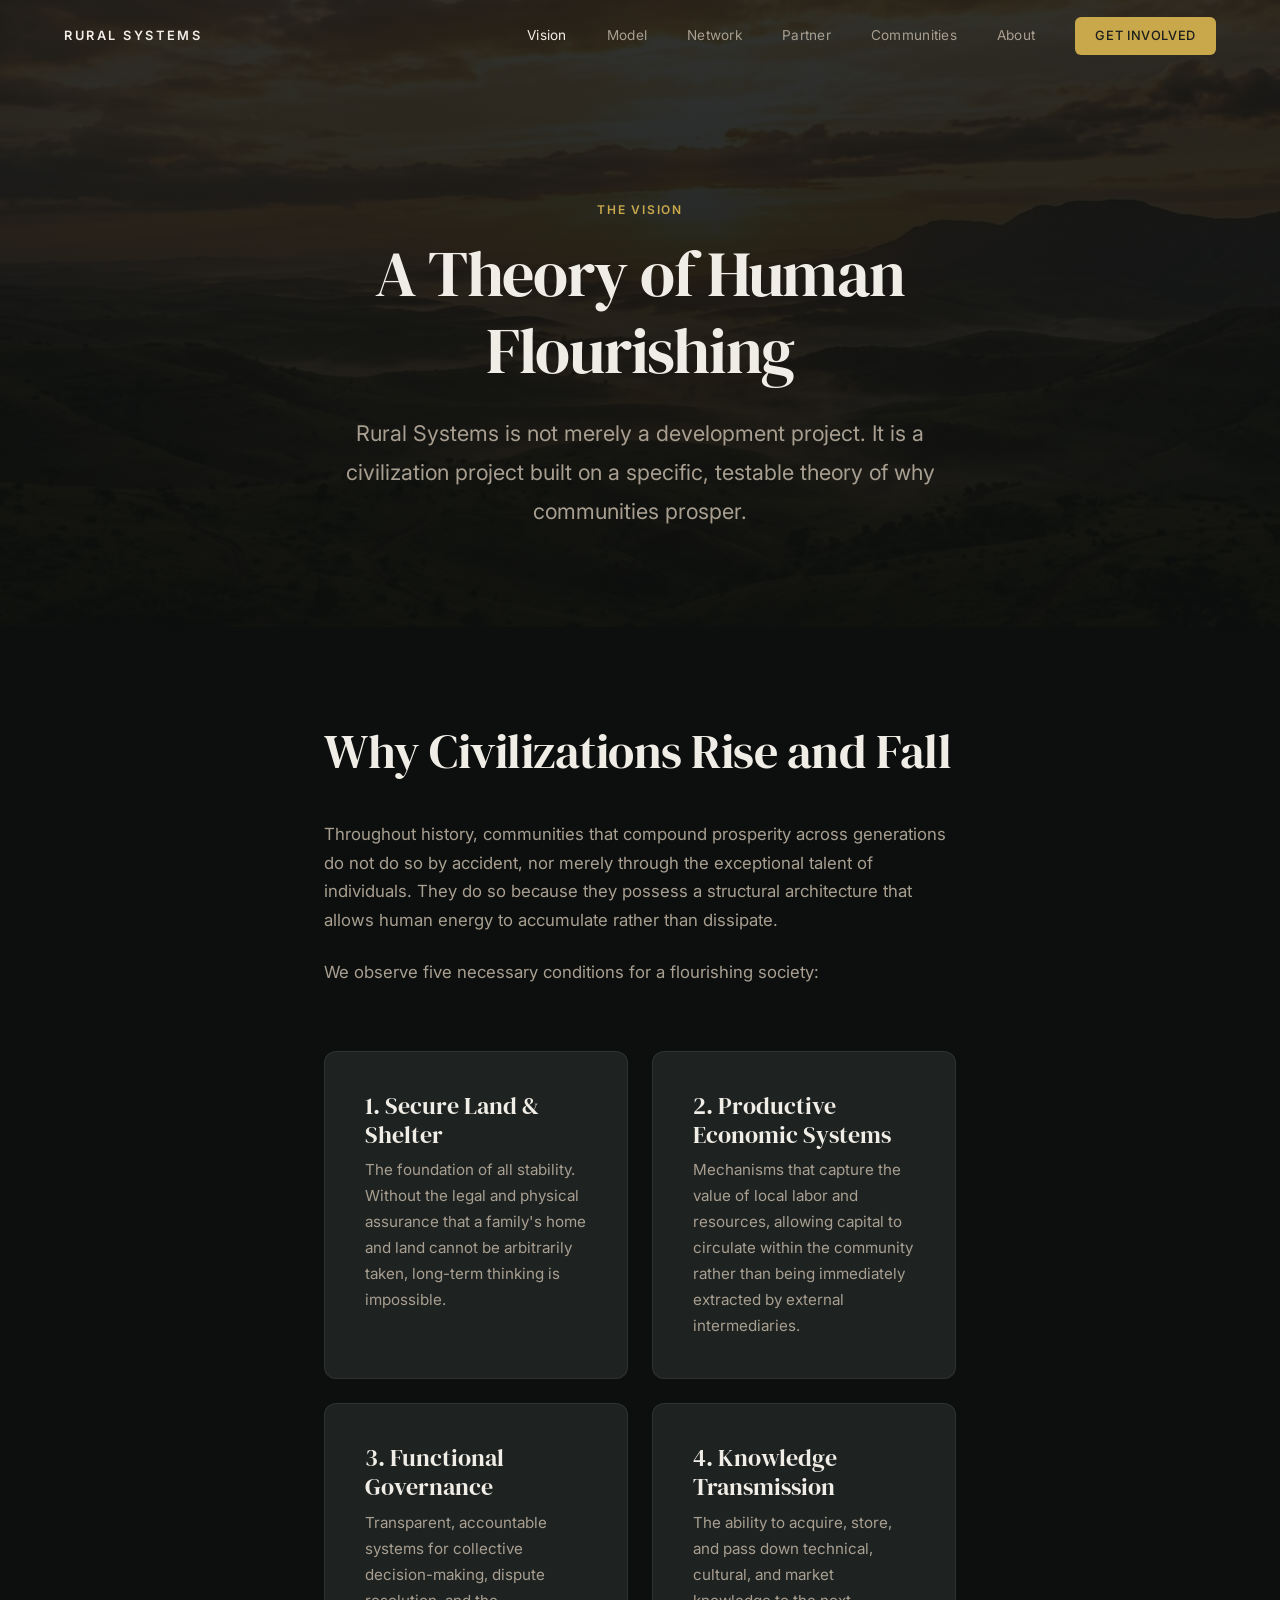
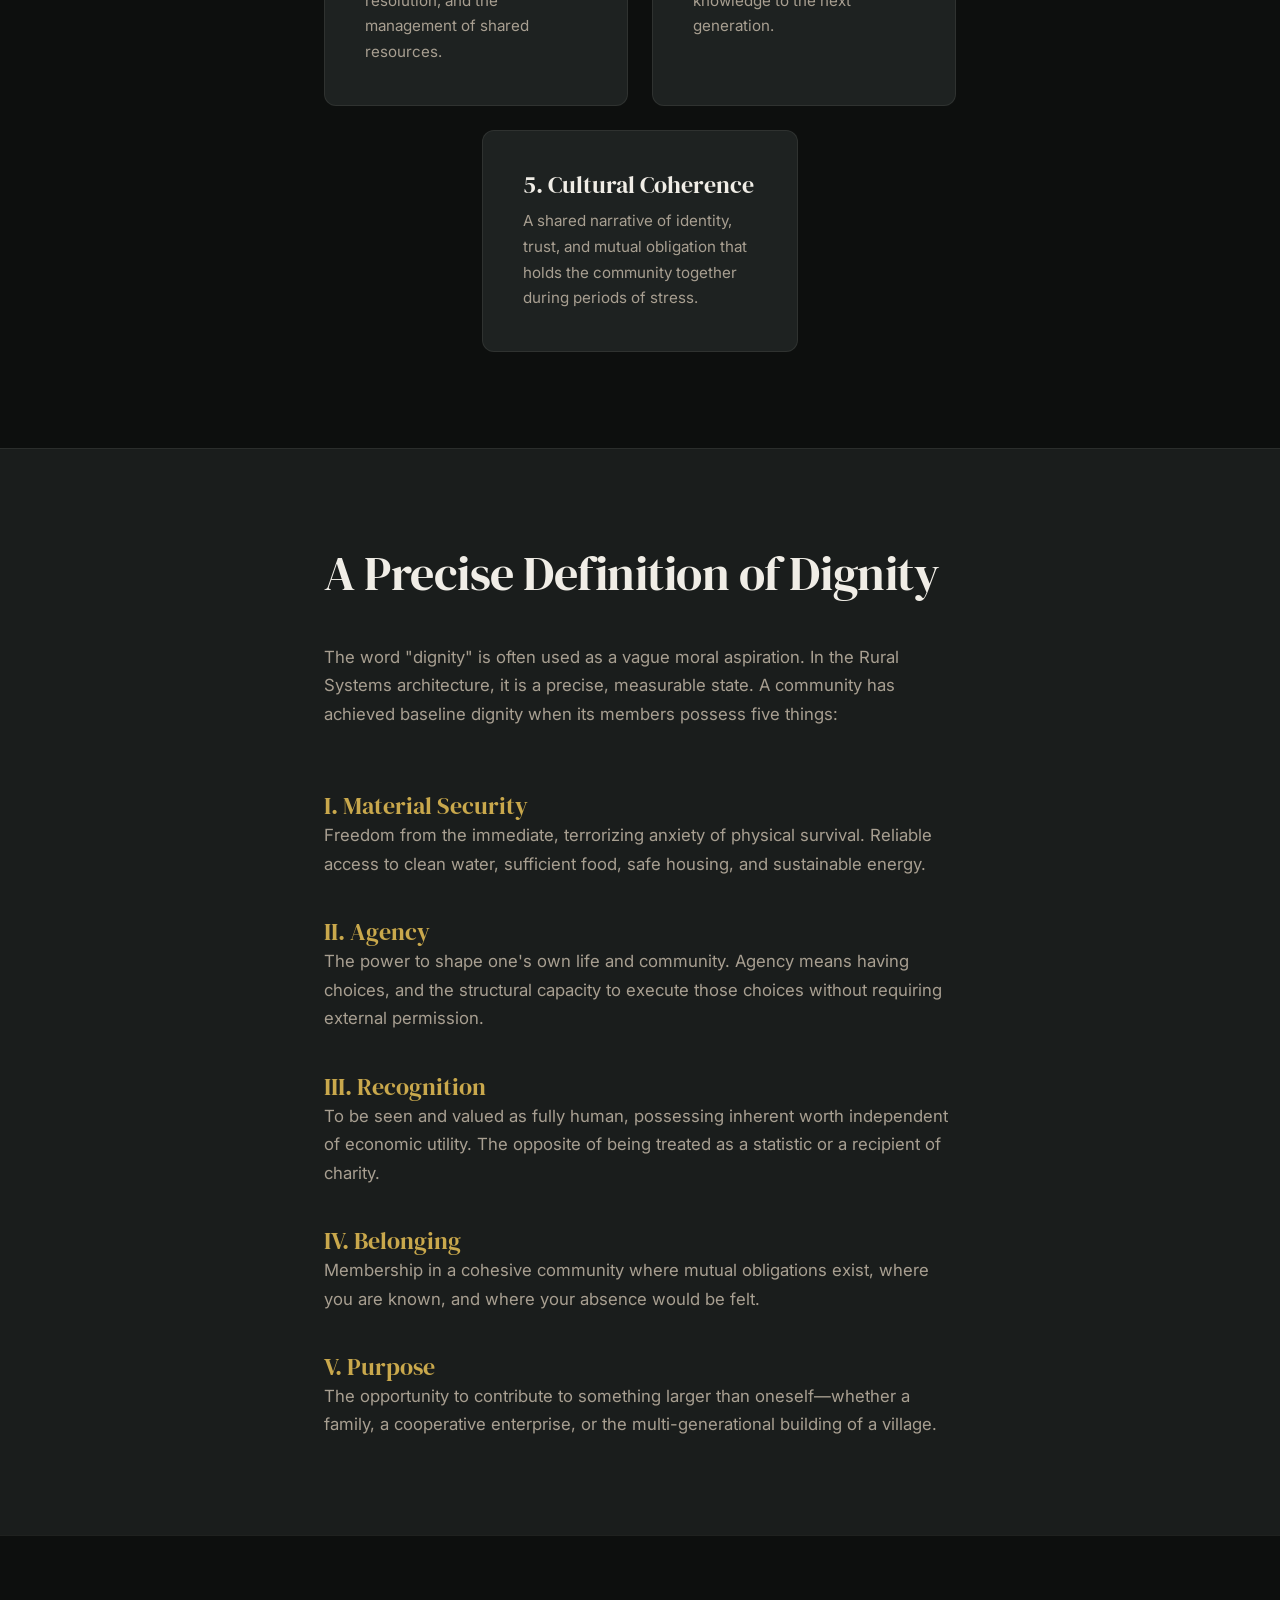
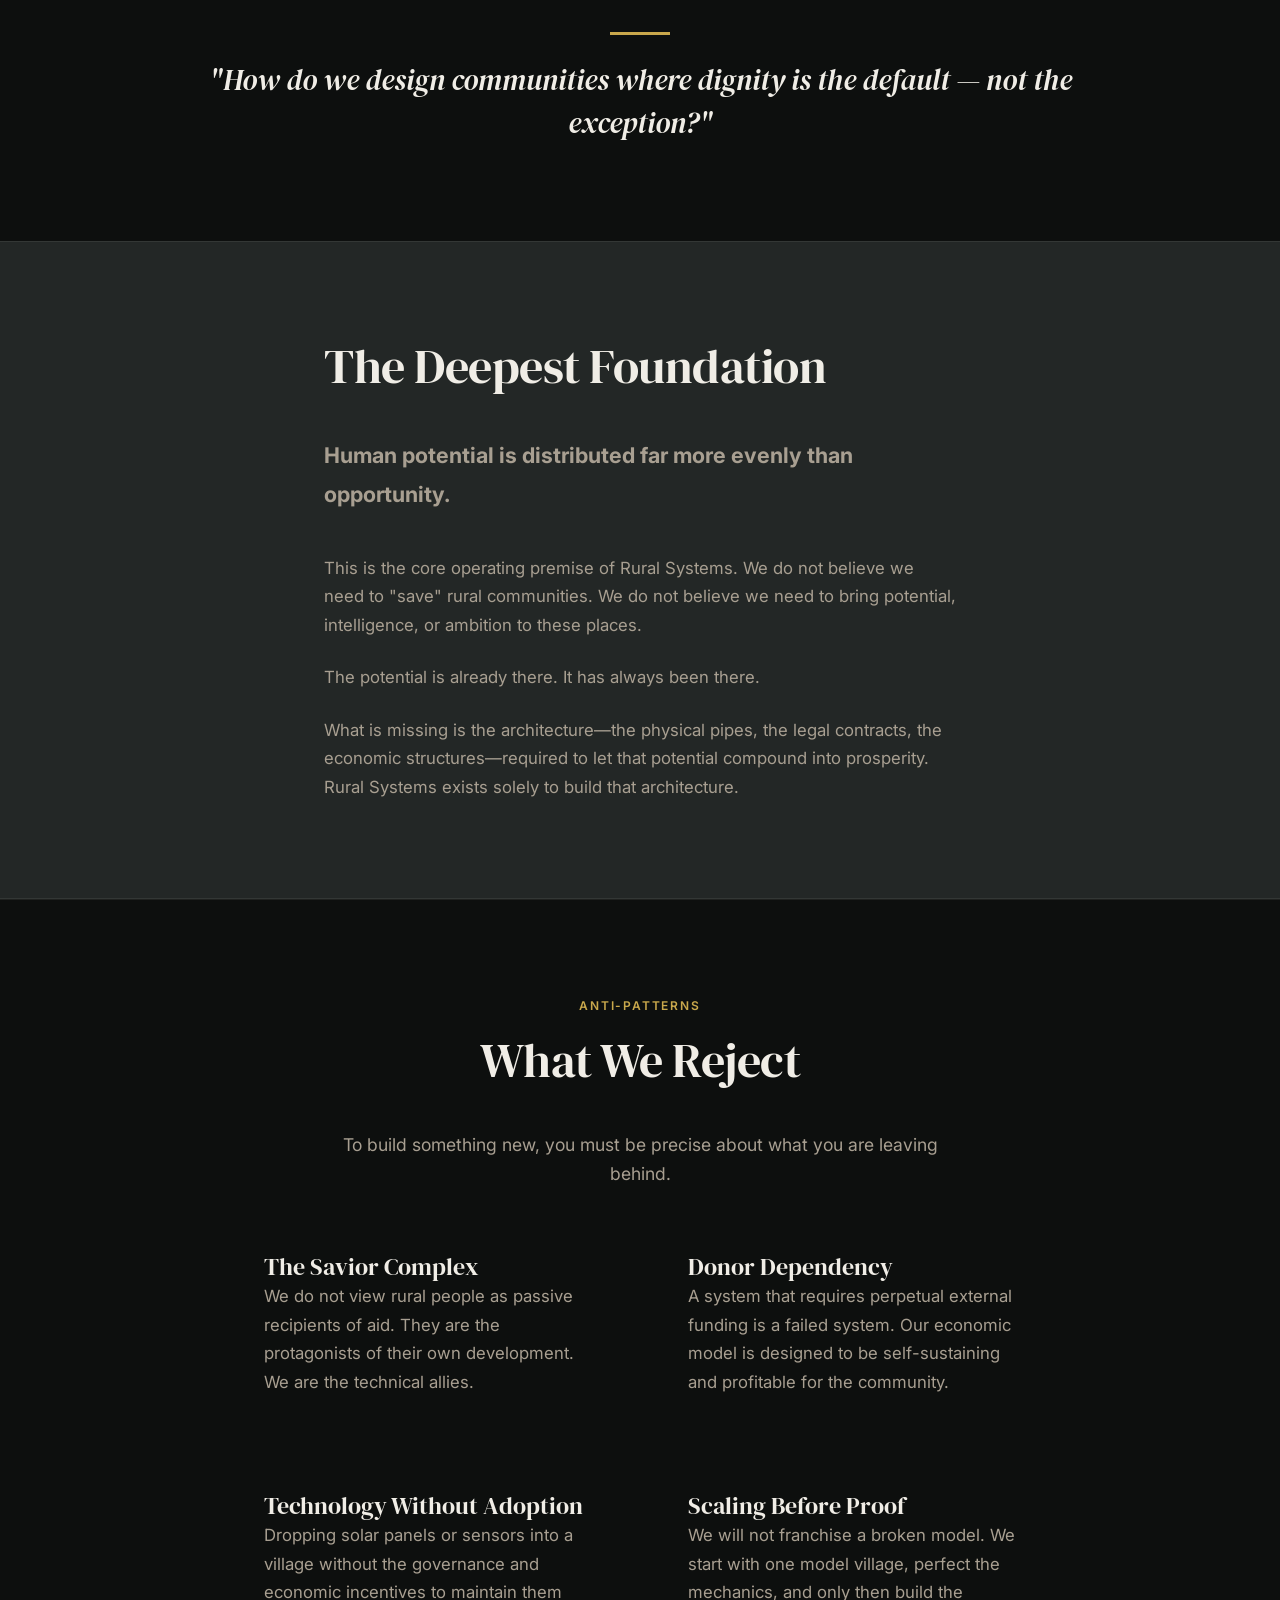
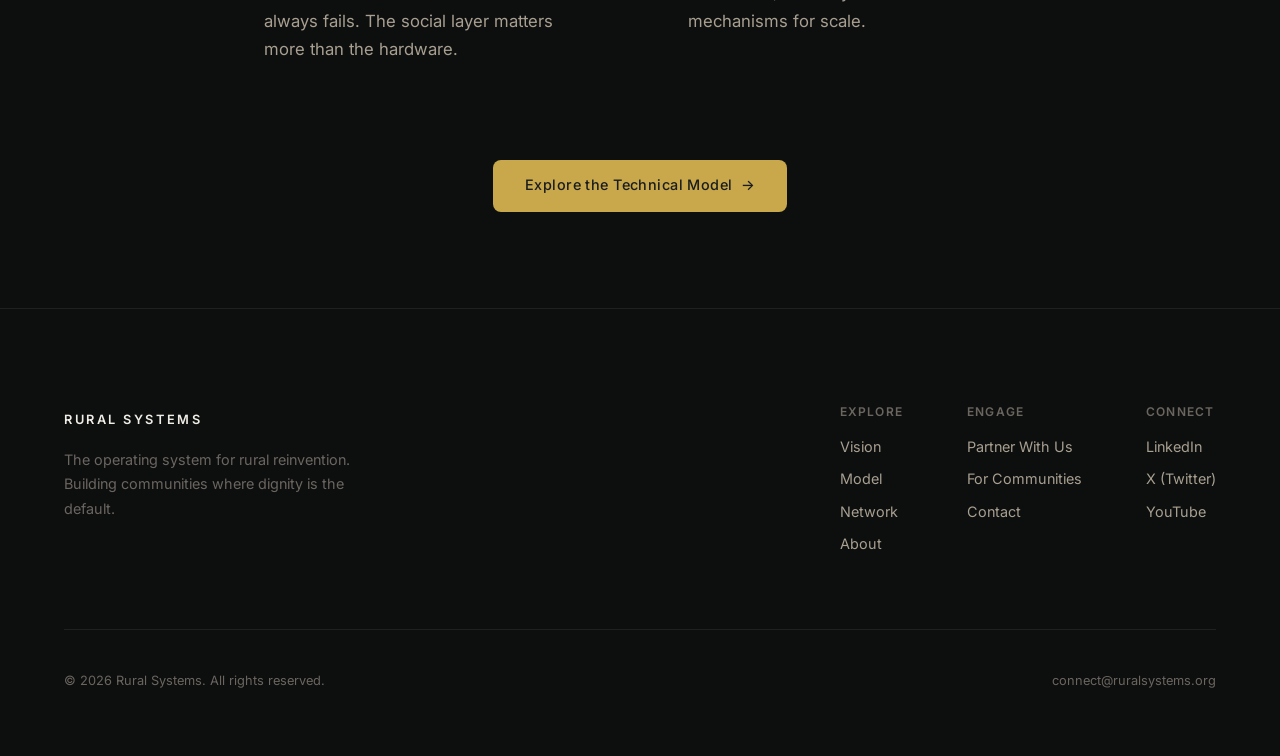
<file: vision.html>
<!DOCTYPE html>
<html lang="en">
<head>
  <meta charset="UTF-8">
  <meta name="viewport" content="width=device-width, initial-scale=1.0">
  <title>Vision — Rural Systems</title>
  <meta name="description" content="A Theory of Human Flourishing. The philosophical foundation of Rural Systems.">
  <meta property="og:url" content="https://ruralsystems.org/vision">
  <meta property="og:title" content="Vision — Rural Systems">
  <meta property="og:description" content="A Theory of Human Flourishing. The philosophical foundation of Rural Systems.">
  <meta property="og:type" content="website">
  <meta name="theme-color" content="#0D0F0E">
  <!-- Favicons -->
  <link rel="icon" type="image/x-icon" href="/images/favicons/favicon.ico">
  <link rel="icon" type="image/png" sizes="32x32" href="/images/favicons/favicon-32x32.png">
  <link rel="icon" type="image/png" sizes="16x16" href="/images/favicons/favicon-16x16.png">
  <link rel="apple-touch-icon" sizes="180x180" href="/images/favicons/apple-touch-icon.png">
  <link rel="manifest" href="/images/favicons/site.webmanifest">
  <meta property="og:image" content="https://ruralsystems.org/images/og-image.png">
  <meta property="og:image:width" content="1200">
  <meta property="og:image:height" content="630">
  <meta name="twitter:card" content="summary_large_image">
  <meta name="twitter:site" content="@ruralsystems">
  <meta name="twitter:image" content="https://ruralsystems.org/images/og-image.png">
  <link rel="stylesheet" href="css/style.css">
</head>
<body>

  <!-- ========== HEADER ========== -->
  <header class="site-header" id="header">
    <div class="header-inner">
      <a href="index.html" class="logo">Rural Systems</a>
      <nav class="nav-desktop" id="nav-desktop">
        <a href="vision.html" class="active">Vision</a>
        <a href="model.html">Model</a>
        <a href="network.html">Network</a>
        <a href="partner.html">Partner</a>
        <a href="communities.html">Communities</a>
        <a href="about.html">About</a>
        <a href="contact.html" class="nav-cta">Get Involved</a>
      </nav>
      <button class="nav-toggle" id="nav-toggle" aria-label="Toggle navigation">
        <span></span>
        <span></span>
        <span></span>
      </button>
    </div>
  </header>

  <!-- Mobile Nav -->
  <nav class="nav-mobile" id="nav-mobile">
    <a href="vision.html" class="active">Vision</a>
    <a href="model.html">Model</a>
    <a href="network.html">Network</a>
    <a href="partner.html">Partner</a>
    <a href="communities.html">Communities</a>
    <a href="about.html">About</a>
    <a href="contact.html">Get Involved</a>
  </nav>

  <!-- ========== PAGE HERO ========== -->
  <section class="page-hero" style="background: linear-gradient(180deg, rgba(13, 15, 14, 0.85) 0%, rgba(13, 15, 14, 0.95) 100%), url('images/dawn.png') center/cover no-repeat;">
    <div class="container container--text reveal">
      <span class="text-label text-gold">The Vision</span>
      <h1>A Theory of Human Flourishing</h1>
      <p class="text-large">Rural Systems is not merely a development project. It is a civilization project built on a specific, testable theory of why communities prosper.</p>
    </div>
  </section>

  <!-- ========== THE CONDITIONS ========== -->
  <section class="content-section" id="civilization">
    <div class="container container--text">
      <div class="reveal">
        <h2>Why Civilizations Rise and Fall</h2>
        <p>Throughout history, communities that compound prosperity across generations do not do so by accident, nor merely through the exceptional talent of individuals. They do so because they possess a structural architecture that allows human energy to accumulate rather than dissipate.</p>
        <p>We observe five necessary conditions for a flourishing society:</p>
      </div>
      
      <div class="card-grid card-grid--2" style="margin-top: var(--space-xl);">
        <div class="card reveal reveal-delay-1">
          <h4>1. Secure Land & Shelter</h4>
          <p>The foundation of all stability. Without the legal and physical assurance that a family's home and land cannot be arbitrarily taken, long-term thinking is impossible.</p>
        </div>
        <div class="card reveal reveal-delay-2">
          <h4>2. Productive Economic Systems</h4>
          <p>Mechanisms that capture the value of local labor and resources, allowing capital to circulate within the community rather than being immediately extracted by external intermediaries.</p>
        </div>
        <div class="card reveal reveal-delay-1">
          <h4>3. Functional Governance</h4>
          <p>Transparent, accountable systems for collective decision-making, dispute resolution, and the management of shared resources.</p>
        </div>
        <div class="card reveal reveal-delay-2">
          <h4>4. Knowledge Transmission</h4>
          <p>The ability to acquire, store, and pass down technical, cultural, and market knowledge to the next generation.</p>
        </div>
        <div class="card reveal reveal-delay-1" style="grid-column: 1 / -1; max-width: 50%; margin: 0 auto;">
          <h4>5. Cultural Coherence</h4>
          <p>A shared narrative of identity, trust, and mutual obligation that holds the community together during periods of stress.</p>
        </div>
      </div>
    </div>
  </section>

  <!-- ========== DIGNITY ========== -->
  <section class="content-section section--dark" id="dignity">
    <div class="container container--text">
      <div class="reveal">
        <h2>A Precise Definition of Dignity</h2>
        <p>The word "dignity" is often used as a vague moral aspiration. In the Rural Systems architecture, it is a precise, measurable state. A community has achieved baseline dignity when its members possess five things:</p>
      </div>

      <div style="margin-top: var(--space-xl);">
        <div class="reveal" style="margin-bottom: var(--space-lg);">
          <h4 class="text-gold">I. Material Security</h4>
          <p>Freedom from the immediate, terrorizing anxiety of physical survival. Reliable access to clean water, sufficient food, safe housing, and sustainable energy.</p>
        </div>
        <div class="reveal" style="margin-bottom: var(--space-lg);">
          <h4 class="text-gold">II. Agency</h4>
          <p>The power to shape one's own life and community. Agency means having choices, and the structural capacity to execute those choices without requiring external permission.</p>
        </div>
        <div class="reveal" style="margin-bottom: var(--space-lg);">
          <h4 class="text-gold">III. Recognition</h4>
          <p>To be seen and valued as fully human, possessing inherent worth independent of economic utility. The opposite of being treated as a statistic or a recipient of charity.</p>
        </div>
        <div class="reveal" style="margin-bottom: var(--space-lg);">
          <h4 class="text-gold">IV. Belonging</h4>
          <p>Membership in a cohesive community where mutual obligations exist, where you are known, and where your absence would be felt.</p>
        </div>
        <div class="reveal">
          <h4 class="text-gold">V. Purpose</h4>
          <p>The opportunity to contribute to something larger than oneself—whether a family, a cooperative enterprise, or the multi-generational building of a village.</p>
        </div>
      </div>
    </div>
  </section>

  <!-- ========== THE GRAND QUESTION ========== -->
  <section class="content-section" style="text-align: center;">
    <div class="container">
      <div class="gold-line reveal" style="margin: 0 auto var(--space-md);"></div>
      <blockquote class="reveal" style="margin: 0 auto; border: none; padding: 0;">
        "How do we design communities where dignity is the default — not the exception?"
      </blockquote>
    </div>
  </section>

  <!-- ========== THE DEEPEST FOUNDATION ========== -->
  <section class="content-section section--accent" id="foundation">
    <div class="container container--text">
      <div class="reveal">
        <h2>The Deepest Foundation</h2>
        <p class="text-large"><strong>Human potential is distributed far more evenly than opportunity.</strong></p>
        <p style="margin-top: var(--space-lg);">This is the core operating premise of Rural Systems. We do not believe we need to "save" rural communities. We do not believe we need to bring potential, intelligence, or ambition to these places.</p>
        <p>The potential is already there. It has always been there.</p>
        <p>What is missing is the architecture—the physical pipes, the legal contracts, the economic structures—required to let that potential compound into prosperity. Rural Systems exists solely to build that architecture.</p>
      </div>
    </div>
  </section>

  <!-- ========== WHAT WE REJECT ========== -->
  <section class="content-section" id="reject">
    <div class="container container--narrow">
      <div class="section-header reveal" style="text-align: center;">
        <span class="text-label">Anti-Patterns</span>
        <h2>What We Reject</h2>
        <p style="margin: var(--space-sm) auto 0;">To build something new, you must be precise about what you are leaving behind.</p>
      </div>

      <div class="two-col" style="margin-top: var(--space-xl);">
        <div class="reveal reveal-delay-1">
          <h4>The Savior Complex</h4>
          <p>We do not view rural people as passive recipients of aid. They are the protagonists of their own development. We are the technical allies.</p>
        </div>
        <div class="reveal reveal-delay-2">
          <h4>Donor Dependency</h4>
          <p>A system that requires perpetual external funding is a failed system. Our economic model is designed to be self-sustaining and profitable for the community.</p>
        </div>
        <div class="reveal reveal-delay-1">
          <h4>Technology Without Adoption</h4>
          <p>Dropping solar panels or sensors into a village without the governance and economic incentives to maintain them always fails. The social layer matters more than the hardware.</p>
        </div>
        <div class="reveal reveal-delay-2">
          <h4>Scaling Before Proof</h4>
          <p>We will not franchise a broken model. We start with one model village, perfect the mechanics, and only then build the mechanisms for scale.</p>
        </div>
      </div>
      
      <div class="reveal" style="text-align: center; margin-top: var(--space-2xl);">
        <a href="model.html" class="btn btn--primary">Explore the Technical Model <span class="arrow">→</span></a>
      </div>
    </div>
  </section>

  <!-- ========== FOOTER ========== -->
  <footer class="site-footer">
    <div class="container">
      <div class="footer-inner">
        <div class="footer-brand">
          <a href="index.html" class="logo">Rural Systems</a>
          <p>The operating system for rural reinvention. Building communities where dignity is the default.</p>
        </div>
        <div class="footer-links">
          <div class="footer-links-group">
            <h5>Explore</h5>
            <a href="vision.html">Vision</a>
            <a href="model.html">Model</a>
            <a href="network.html">Network</a>
            <a href="about.html">About</a>
          </div>
          <div class="footer-links-group">
            <h5>Engage</h5>
            <a href="partner.html">Partner With Us</a>
            <a href="communities.html">For Communities</a>
            <a href="contact.html">Contact</a>
          </div>
          <div class="footer-links-group">
            <h5>Connect</h5>
            <a href="https://linkedin.com/company/ruralsystems" target="_blank" rel="noopener">LinkedIn</a>
            <a href="https://x.com/ruralsystems" target="_blank" rel="noopener">X (Twitter)</a>
            <a href="https://youtube.com/@ruralsystems" target="_blank" rel="noopener">YouTube</a>
          </div>
        </div>
      </div>
      <div class="footer-bottom">
        <span>© 2026 Rural Systems. All rights reserved.</span>
        <span>connect@ruralsystems.org</span>
      </div>
    </div>
  </footer>

  <script src="js/main.js"></script>
</body>
</html>
</file>
<file: css/style.css>
/* ============================================================
   RURAL SYSTEMS — Design System
   ruralsystems.org
   ============================================================ */

/* --- Google Fonts --- */
@import url('https://fonts.googleapis.com/css2?family=DM+Serif+Display:ital@0;1&family=Inter:wght@300;400;500;600;700&display=swap');

/* --- Custom Properties --- */
:root {
  /* Colors — Earth & Gold */
  --bg-primary: #0D0F0E;
  --bg-secondary: #1A1D1C;
  --bg-tertiary: #232726;
  --bg-card: #1E2221;
  --bg-card-hover: #252928;

  --accent-gold: #C9A84C;
  --accent-gold-dim: rgba(201, 168, 76, 0.15);
  --accent-gold-glow: rgba(201, 168, 76, 0.3);
  --accent-green: #4A7C59;
  --accent-green-dim: rgba(74, 124, 89, 0.15);
  --accent-terracotta: #C0613A;

  --text-primary: #F0EDE6;
  --text-secondary: #A89F91;
  --text-muted: #6B6560;
  --text-on-gold: #1A1D1C;

  --border-subtle: rgba(240, 237, 230, 0.08);
  --border-medium: rgba(240, 237, 230, 0.15);

  /* Typography */
  --font-heading: 'DM Serif Display', Georgia, 'Times New Roman', serif;
  --font-body: 'Inter', -apple-system, BlinkMacSystemFont, 'Segoe UI', sans-serif;

  /* Spacing */
  --space-xs: 0.5rem;
  --space-sm: 1rem;
  --space-md: 1.5rem;
  --space-lg: 2.5rem;
  --space-xl: 4rem;
  --space-2xl: 6rem;
  --space-3xl: 8rem;
  --space-4xl: 12rem;

  /* Layout */
  --max-width: 1200px;
  --max-width-narrow: 800px;
  --max-width-text: 680px;

  /* Transitions */
  --transition-fast: 150ms ease;
  --transition-base: 250ms ease;
  --transition-slow: 400ms ease-out;

  /* Shadows */
  --shadow-card: 0 4px 24px rgba(0, 0, 0, 0.3);
  --shadow-elevated: 0 8px 48px rgba(0, 0, 0, 0.4);

  /* Header */
  --header-height: 72px;
}

/* --- Reset & Base --- */
*, *::before, *::after {
  margin: 0;
  padding: 0;
  box-sizing: border-box;
}

html {
  font-size: 16px;
  scroll-behavior: smooth;
  -webkit-font-smoothing: antialiased;
  -moz-osx-font-smoothing: grayscale;
}

body {
  font-family: var(--font-body);
  background-color: var(--bg-primary);
  color: var(--text-primary);
  line-height: 1.7;
  font-weight: 400;
  overflow-x: hidden;
}

img {
  max-width: 100%;
  height: auto;
  display: block;
}

a {
  color: var(--accent-gold);
  text-decoration: none;
  transition: color var(--transition-fast);
}

a:hover {
  color: var(--text-primary);
}

::selection {
  background: var(--accent-gold);
  color: var(--text-on-gold);
}

/* --- Typography --- */
h1, h2, h3, h4, h5 {
  font-family: var(--font-heading);
  font-weight: 400;
  line-height: 1.2;
  color: var(--text-primary);
}

h1 {
  font-size: clamp(2.5rem, 5vw, 4.5rem);
  letter-spacing: -0.02em;
}

h2 {
  font-size: clamp(2rem, 4vw, 3rem);
  letter-spacing: -0.01em;
}

h3 {
  font-size: clamp(1.5rem, 3vw, 2rem);
}

h4 {
  font-size: clamp(1.2rem, 2vw, 1.5rem);
}

p {
  font-size: 1.05rem;
  color: var(--text-secondary);
  max-width: 65ch;
}

.text-large {
  font-size: clamp(1.15rem, 2vw, 1.35rem);
  line-height: 1.8;
}

.text-small {
  font-size: 0.875rem;
}

.text-label {
  font-family: var(--font-body);
  font-size: 0.75rem;
  font-weight: 600;
  letter-spacing: 0.15em;
  text-transform: uppercase;
  color: var(--accent-gold);
}

.text-gold { color: var(--accent-gold); }
.text-green { color: var(--accent-green); }
.text-white { color: var(--text-primary); }
.text-muted { color: var(--text-muted); }

/* --- Layout --- */
.container {
  width: 100%;
  max-width: var(--max-width);
  margin: 0 auto;
  padding: 0 var(--space-md);
}

.container--narrow {
  max-width: var(--max-width-narrow);
}

.container--text {
  max-width: var(--max-width-text);
}

section {
  padding: var(--space-3xl) 0;
  position: relative;
}

.section--dark {
  background-color: var(--bg-secondary);
}

.section--accent {
  background-color: var(--bg-tertiary);
  border-top: 1px solid var(--border-subtle);
  border-bottom: 1px solid var(--border-subtle);
}

/* --- Header / Navigation --- */
.site-header {
  position: fixed;
  top: 0;
  left: 0;
  right: 0;
  z-index: 1000;
  height: var(--header-height);
  display: flex;
  align-items: center;
  transition: background-color var(--transition-slow), box-shadow var(--transition-slow);
  background-color: transparent;
}

.site-header.scrolled {
  background-color: rgba(13, 15, 14, 0.92);
  backdrop-filter: blur(12px);
  -webkit-backdrop-filter: blur(12px);
  box-shadow: 0 1px 0 var(--border-subtle);
}

.header-inner {
  display: flex;
  align-items: center;
  justify-content: space-between;
  width: 100%;
  max-width: var(--max-width);
  margin: 0 auto;
  padding: 0 var(--space-md);
}

.logo {
  font-family: var(--font-body);
  font-size: 0.8rem;
  font-weight: 600;
  letter-spacing: 0.2em;
  text-transform: uppercase;
  color: var(--text-primary);
  text-decoration: none;
}

.logo:hover {
  color: var(--accent-gold);
}

.nav-desktop {
  display: flex;
  align-items: center;
  gap: var(--space-lg);
}

.nav-desktop a {
  font-size: 0.85rem;
  font-weight: 400;
  color: var(--text-secondary);
  text-decoration: none;
  transition: color var(--transition-fast);
  letter-spacing: 0.02em;
}

.nav-desktop a:hover,
.nav-desktop a.active {
  color: var(--text-primary);
}

.nav-desktop .nav-cta {
  background: var(--accent-gold);
  color: var(--text-on-gold);
  padding: 0.5rem 1.25rem;
  border-radius: 6px;
  font-weight: 500;
  font-size: 0.8rem;
  letter-spacing: 0.05em;
  text-transform: uppercase;
  transition: background var(--transition-fast), transform var(--transition-fast);
}

.nav-desktop .nav-cta:hover {
  background: var(--text-primary);
  color: var(--bg-primary);
  transform: translateY(-1px);
}

/* Mobile Nav Toggle */
.nav-toggle {
  display: none;
  background: none;
  border: none;
  cursor: pointer;
  padding: 0.5rem;
  z-index: 1100;
}

.nav-toggle span {
  display: block;
  width: 24px;
  height: 2px;
  background: var(--text-primary);
  margin: 5px 0;
  transition: transform var(--transition-base), opacity var(--transition-base);
}

.nav-toggle.open span:nth-child(1) {
  transform: translateY(7px) rotate(45deg);
}

.nav-toggle.open span:nth-child(2) {
  opacity: 0;
}

.nav-toggle.open span:nth-child(3) {
  transform: translateY(-7px) rotate(-45deg);
}

/* Mobile Nav Overlay */
.nav-mobile {
  display: none;
  position: fixed;
  inset: 0;
  background: rgba(13, 15, 14, 0.98);
  backdrop-filter: blur(20px);
  -webkit-backdrop-filter: blur(20px);
  z-index: 1050;
  flex-direction: column;
  align-items: center;
  justify-content: center;
  gap: var(--space-lg);
}

.nav-mobile.open {
  display: flex;
}

.nav-mobile a {
  font-family: var(--font-heading);
  font-size: 1.8rem;
  color: var(--text-secondary);
  text-decoration: none;
  transition: color var(--transition-fast);
}

.nav-mobile a:hover {
  color: var(--accent-gold);
}

/* --- Hero Section --- */
.hero {
  position: relative;
  min-height: 100vh;
  display: flex;
  align-items: center;
  justify-content: center;
  text-align: center;
  overflow: hidden;
  padding-top: var(--header-height);
}

.hero-bg {
  position: absolute;
  inset: 0;
  z-index: 0;
}

.hero-bg img {
  width: 100%;
  height: 100%;
  object-fit: cover;
  object-position: center 40%;
}

.hero-bg::after {
  content: '';
  position: absolute;
  inset: 0;
  background: linear-gradient(
    180deg,
    rgba(13, 15, 14, 0.55) 0%,
    rgba(13, 15, 14, 0.35) 40%,
    rgba(13, 15, 14, 0.65) 70%,
    rgba(13, 15, 14, 0.95) 100%
  );
}

.hero-content {
  position: relative;
  z-index: 1;
  padding: var(--space-xl) var(--space-md);
}

.hero h1 {
  margin-bottom: var(--space-md);
}

.hero .subtitle {
  font-family: var(--font-body);
  font-size: clamp(1rem, 2vw, 1.2rem);
  color: var(--text-secondary);
  font-weight: 300;
  letter-spacing: 0.05em;
  margin-bottom: var(--space-xl);
}

.scroll-indicator {
  position: absolute;
  bottom: 2.5rem;
  left: 50%;
  transform: translateX(-50%);
  z-index: 1;
  display: flex;
  flex-direction: column;
  align-items: center;
  gap: 0.5rem;
  opacity: 0.5;
  animation: pulse-down 2s ease-in-out infinite;
}

.scroll-indicator span {
  font-size: 0.7rem;
  letter-spacing: 0.15em;
  text-transform: uppercase;
  color: var(--text-secondary);
}

.scroll-indicator svg {
  width: 20px;
  height: 20px;
  stroke: var(--text-secondary);
  fill: none;
  stroke-width: 2;
}

@keyframes pulse-down {
  0%, 100% { transform: translateX(-50%) translateY(0); opacity: 0.5; }
  50% { transform: translateX(-50%) translateY(8px); opacity: 1; }
}

/* --- Buttons --- */
.btn {
  display: inline-flex;
  align-items: center;
  gap: 0.5rem;
  font-family: var(--font-body);
  font-weight: 500;
  font-size: 0.9rem;
  padding: 0.85rem 2rem;
  border-radius: 8px;
  border: none;
  cursor: pointer;
  text-decoration: none;
  transition: all var(--transition-base);
  letter-spacing: 0.03em;
}

.btn--primary {
  background: var(--accent-gold);
  color: var(--text-on-gold);
}

.btn--primary:hover {
  background: var(--text-primary);
  color: var(--bg-primary);
  transform: translateY(-2px);
  box-shadow: 0 6px 24px rgba(201, 168, 76, 0.25);
}

.btn--secondary {
  background: transparent;
  color: var(--accent-gold);
  border: 1px solid var(--accent-gold);
}

.btn--secondary:hover {
  background: var(--accent-gold-dim);
  color: var(--text-primary);
  border-color: var(--text-primary);
  transform: translateY(-2px);
}

.btn--ghost {
  background: transparent;
  color: var(--text-primary);
  padding: 0.5rem 0;
  border-radius: 0;
}

.btn--ghost:hover {
  color: var(--accent-gold);
}

.btn--ghost .arrow {
  transition: transform var(--transition-fast);
}

.btn--ghost:hover .arrow {
  transform: translateX(4px);
}

/* --- Cards --- */
.card-grid {
  display: grid;
  gap: var(--space-md);
}

.card-grid--4 { grid-template-columns: repeat(4, 1fr); }
.card-grid--3 { grid-template-columns: repeat(3, 1fr); }
.card-grid--2 { grid-template-columns: repeat(2, 1fr); }

.card {
  background: var(--bg-card);
  border: 1px solid var(--border-subtle);
  border-radius: 12px;
  padding: var(--space-lg);
  transition: all var(--transition-base);
}

.card:hover {
  background: var(--bg-card-hover);
  border-color: var(--border-medium);
  transform: translateY(-4px);
  box-shadow: var(--shadow-card);
}

.card-icon {
  width: 48px;
  height: 48px;
  display: flex;
  align-items: center;
  justify-content: center;
  border-radius: 10px;
  margin-bottom: var(--space-md);
  font-size: 1.5rem;
  background: var(--accent-gold-dim);
  color: var(--accent-gold);
}

.card-icon--green {
  background: var(--accent-green-dim);
  color: var(--accent-green);
}

.card h4 {
  margin-bottom: var(--space-xs);
}

.card p {
  font-size: 0.95rem;
  color: var(--text-secondary);
}

/* --- Stats Strip --- */
.stats-strip {
  display: grid;
  grid-template-columns: repeat(3, 1fr);
  gap: var(--space-lg);
  text-align: center;
  padding: var(--space-xl) 0;
  border-top: 1px solid var(--border-subtle);
  border-bottom: 1px solid var(--border-subtle);
}

.stat-item .stat-number {
  font-family: var(--font-heading);
  font-size: clamp(2rem, 4vw, 3rem);
  color: var(--accent-gold);
  display: block;
}

.stat-item .stat-label {
  font-size: 0.85rem;
  color: var(--text-secondary);
  margin-top: 0.25rem;
}

/* --- Blockquote / Pull Quote --- */
blockquote {
  font-family: var(--font-heading);
  font-style: italic;
  font-size: clamp(1.3rem, 3vw, 1.8rem);
  color: var(--text-primary);
  border-left: 3px solid var(--accent-gold);
  padding-left: var(--space-lg);
  margin: var(--space-xl) 0;
  max-width: 55ch;
  line-height: 1.5;
}

blockquote cite {
  display: block;
  font-family: var(--font-body);
  font-style: normal;
  font-size: 0.85rem;
  color: var(--text-muted);
  margin-top: var(--space-sm);
}

/* --- Section Headers --- */
.section-header {
  margin-bottom: var(--space-xl);
}

.section-header .text-label {
  margin-bottom: var(--space-sm);
  display: block;
}

.section-header h2 {
  margin-bottom: var(--space-md);
}

.section-header p {
  font-size: 1.1rem;
  max-width: 60ch;
}

/* --- Audience Columns --- */
.audience-grid {
  display: grid;
  grid-template-columns: repeat(3, 1fr);
  gap: var(--space-lg);
}

.audience-col {
  padding: var(--space-xl) var(--space-lg);
  border: 1px solid var(--border-subtle);
  border-radius: 12px;
  display: flex;
  flex-direction: column;
  gap: var(--space-md);
  transition: border-color var(--transition-base);
}

.audience-col:hover {
  border-color: var(--accent-gold);
}

.audience-col h3 {
  font-size: 1.3rem;
}

.audience-col p {
  flex: 1;
}

/* --- Founder Section --- */
.founder-section {
  display: grid;
  grid-template-columns: 1fr 1.5fr;
  gap: var(--space-2xl);
  align-items: center;
}

.founder-visual {
  aspect-ratio: 3/4;
  background: var(--bg-tertiary);
  border-radius: 12px;
  border: 1px solid var(--border-subtle);
  display: flex;
  align-items: center;
  justify-content: center;
  overflow: hidden;
}

.founder-monogram {
  font-family: var(--font-heading);
  font-size: 6rem;
  color: var(--accent-gold);
  opacity: 0.6;
}

.founder-text h3 {
  margin-bottom: var(--space-xs);
}

.founder-text .founder-title {
  color: var(--accent-gold);
  font-size: 0.9rem;
  margin-bottom: var(--space-lg);
}

/* --- Full-width CTA Section --- */
.cta-section {
  position: relative;
  min-height: 60vh;
  display: flex;
  align-items: center;
  justify-content: center;
  text-align: center;
  overflow: hidden;
}

.cta-section .hero-bg::after {
  background: linear-gradient(
    180deg,
    rgba(13, 15, 14, 0.85) 0%,
    rgba(13, 15, 14, 0.6) 50%,
    rgba(13, 15, 14, 0.85) 100%
  );
}

.cta-content {
  position: relative;
  z-index: 1;
}

.cta-content h2 {
  margin-bottom: var(--space-md);
}

.cta-content p {
  margin: 0 auto var(--space-xl);
  text-align: center;
}

/* --- Footer --- */
.site-footer {
  padding: var(--space-2xl) 0 var(--space-xl);
  border-top: 1px solid var(--border-subtle);
}

.footer-inner {
  display: flex;
  justify-content: space-between;
  align-items: flex-start;
  gap: var(--space-xl);
  flex-wrap: wrap;
}

.footer-brand p {
  font-size: 0.9rem;
  color: var(--text-muted);
  margin-top: var(--space-sm);
  max-width: 35ch;
}

.footer-links {
  display: flex;
  gap: var(--space-xl);
}

.footer-links-group h5 {
  font-family: var(--font-body);
  font-size: 0.75rem;
  font-weight: 600;
  letter-spacing: 0.1em;
  text-transform: uppercase;
  color: var(--text-muted);
  margin-bottom: var(--space-sm);
}

.footer-links-group a {
  display: block;
  font-size: 0.9rem;
  color: var(--text-secondary);
  margin-bottom: 0.5rem;
}

.footer-links-group a:hover {
  color: var(--accent-gold);
}

.footer-bottom {
  display: flex;
  justify-content: space-between;
  align-items: center;
  margin-top: var(--space-xl);
  padding-top: var(--space-lg);
  border-top: 1px solid var(--border-subtle);
  font-size: 0.8rem;
  color: var(--text-muted);
}

.footer-social {
  display: flex;
  gap: var(--space-md);
}

.footer-social a {
  color: var(--text-muted);
  font-size: 0.85rem;
}

.footer-social a:hover {
  color: var(--accent-gold);
}

/* --- Page Header (for inner pages) --- */
.page-hero {
  padding-top: calc(var(--header-height) + var(--space-3xl));
  padding-bottom: var(--space-2xl);
  text-align: center;
  background: linear-gradient(180deg, var(--bg-secondary) 0%, var(--bg-primary) 100%);
}

.page-hero .text-label {
  margin-bottom: var(--space-sm);
  display: block;
}

.page-hero h1 {
  margin-bottom: var(--space-md);
}

.page-hero p {
  margin: 0 auto;
  text-align: center;
}

/* --- Content Sections for inner pages --- */
.content-section {
  padding: var(--space-2xl) 0;
}

.content-section + .content-section {
  border-top: 1px solid var(--border-subtle);
}

.content-section h2 {
  margin-bottom: var(--space-lg);
}

.content-section h3 {
  margin-bottom: var(--space-md);
}

.content-section p + p {
  margin-top: var(--space-md);
}

.content-section ul, .content-section ol {
  color: var(--text-secondary);
  padding-left: var(--space-md);
  margin-top: var(--space-sm);
}

.content-section li {
  margin-bottom: 0.5rem;
  font-size: 1.05rem;
}

.content-section li::marker {
  color: var(--accent-gold);
}

/* --- Two Column Layout --- */
.two-col {
  display: grid;
  grid-template-columns: 1fr 1fr;
  gap: var(--space-2xl);
  align-items: start;
}

.two-col--wide-right {
  grid-template-columns: 1fr 1.5fr;
}

.two-col--wide-left {
  grid-template-columns: 1.5fr 1fr;
}

/* --- Tables --- */
.styled-table {
  width: 100%;
  border-collapse: collapse;
  margin: var(--space-lg) 0;
  font-size: 0.95rem;
}

.styled-table thead th {
  background: var(--bg-tertiary);
  color: var(--text-primary);
  font-weight: 600;
  font-size: 0.8rem;
  letter-spacing: 0.05em;
  text-transform: uppercase;
  padding: var(--space-sm) var(--space-md);
  text-align: left;
  border-bottom: 2px solid var(--accent-gold);
}

.styled-table tbody td {
  padding: var(--space-sm) var(--space-md);
  border-bottom: 1px solid var(--border-subtle);
  color: var(--text-secondary);
  vertical-align: top;
}

.styled-table tbody tr:hover td {
  background: var(--bg-card);
  color: var(--text-primary);
}

/* --- Form Styles --- */
.form-group {
  margin-bottom: var(--space-md);
}

.form-group label {
  display: block;
  font-size: 0.85rem;
  font-weight: 500;
  color: var(--text-primary);
  margin-bottom: 0.5rem;
}

.form-group input,
.form-group textarea,
.form-group select {
  width: 100%;
  padding: 0.85rem 1rem;
  background: var(--bg-tertiary);
  border: 1px solid var(--border-medium);
  border-radius: 8px;
  color: var(--text-primary);
  font-family: var(--font-body);
  font-size: 0.95rem;
  transition: border-color var(--transition-fast);
}

.form-group input:focus,
.form-group textarea:focus,
.form-group select:focus {
  outline: none;
  border-color: var(--accent-gold);
  box-shadow: 0 0 0 3px var(--accent-gold-dim);
}

.form-group textarea {
  resize: vertical;
  min-height: 120px;
}

/* --- Gold Line Accent --- */
.gold-line {
  display: block;
  width: 60px;
  height: 3px;
  background: var(--accent-gold);
  margin-bottom: var(--space-lg);
}

/* --- Divider --- */
.divider {
  border: none;
  border-top: 1px solid var(--border-subtle);
  margin: var(--space-xl) 0;
}

/* --- Scroll Animations --- */
.reveal {
  opacity: 0;
  transform: translateY(30px);
  transition: opacity 0.6s ease-out, transform 0.6s ease-out;
}

.reveal.visible {
  opacity: 1;
  transform: translateY(0);
}

.reveal-delay-1 { transition-delay: 0.1s; }
.reveal-delay-2 { transition-delay: 0.2s; }
.reveal-delay-3 { transition-delay: 0.3s; }
.reveal-delay-4 { transition-delay: 0.4s; }

/* --- Responsive --- */

/* ---- Tablet (≤ 1024px) ---- */
@media (max-width: 1024px) {
  .card-grid--4 { grid-template-columns: repeat(2, 1fr); }
  .two-col { grid-template-columns: 1fr; gap: var(--space-lg); }
  .two-col--wide-right,
  .two-col--wide-left { grid-template-columns: 1fr; }
  .founder-section { grid-template-columns: 1fr; }
  .audience-grid { grid-template-columns: 1fr; }
}

/* ---- Mobile (≤ 768px) ---- */
@media (max-width: 768px) {
  :root {
    --space-2xl: 3.5rem;
    --space-3xl: 4rem;
    --space-4xl: 5rem;
  }

  /* Navigation */
  .nav-desktop { display: none; }
  .nav-toggle { display: block; }

  /* Typography scaling */
  p { font-size: 1rem; }
  .text-large { font-size: 1.05rem; }

  /* Grid layouts — single column */
  .card-grid--4,
  .card-grid--3,
  .card-grid--2 { grid-template-columns: 1fr; }

  /* Cards with grid-column spans must reset */
  .card[style*="grid-column"] {
    grid-column: auto !important;
    max-width: 100% !important;
  }

  /* Stats strip */
  .stats-strip {
    grid-template-columns: 1fr;
    gap: var(--space-lg);
  }

  /* Card padding reduction */
  .card { padding: var(--space-md); }

  /* Hero */
  .hero { min-height: 85vh; }
  .hero-content { padding: var(--space-lg) var(--space-sm); }

  /* Page hero */
  .page-hero {
    padding-top: calc(var(--header-height) + var(--space-2xl));
    padding-bottom: var(--space-lg);
  }

  /* Content sections */
  .content-section { padding: var(--space-xl) 0; }

  /* Blockquote */
  blockquote {
    padding-left: var(--space-md);
    font-size: clamp(1.1rem, 4vw, 1.4rem);
  }

  /* Two-column layouts */
  .two-col {
    grid-template-columns: 1fr;
    gap: var(--space-lg);
  }

  /* Founder monogram */
  .founder-visual {
    width: 120px !important;
    height: 120px !important;
    aspect-ratio: 1 !important;
    margin: 0 auto var(--space-lg) !important;
  }
  .founder-monogram { font-size: 2.5rem !important; }

  /* Tables: horizontal scroll wrapper */
  .styled-table {
    font-size: 0.85rem;
    min-width: 600px;
  }

  /* Footer */
  .footer-inner { flex-direction: column; gap: var(--space-lg); }
  .footer-links { flex-direction: column; gap: var(--space-lg); }
  .footer-bottom { flex-direction: column; gap: var(--space-sm); text-align: center; }

  /* CTA section */
  .cta-section { min-height: 45vh; }

  /* Forms */
  .form-group input,
  .form-group textarea,
  .form-group select {
    font-size: 16px; /* Prevents iOS zoom on focus */
    padding: 0.9rem 1rem;
  }

  /* Buttons — full width on mobile */
  .btn { 
    padding: 0.85rem 1.5rem; 
    font-size: 0.9rem; 
    width: 100%;
    justify-content: center;
  }

  /* Scroll indicator — hide on mobile */
  .scroll-indicator { display: none; }

  /* Audience grid */
  .audience-col { padding: var(--space-lg) var(--space-md); }

  /* Flex step cards (communities page) */
  .card[style*="display: flex"] {
    flex-direction: column !important;
  }
}

/* ---- Small Mobile (≤ 480px) ---- */
@media (max-width: 480px) {
  :root {
    --space-xl: 2.5rem;
    --space-2xl: 3rem;
    --space-3xl: 3.5rem;
    --space-4xl: 4rem;
  }

  .container { padding: 0 var(--space-sm); }

  h1 { font-size: 2rem; }
  h2 { font-size: 1.6rem; }
  h3 { font-size: 1.3rem; }

  .hero { min-height: 80vh; }

  .page-hero {
    padding-top: calc(var(--header-height) + var(--space-xl));
  }

  /* Inline styled elements — force mobile-friendly widths */
  [style*="max-width: 50%"],
  [style*="max-width: 60%"],
  [style*="max-width: 65ch"] {
    max-width: 100% !important;
  }

  /* Inline padding overrides */
  [style*="padding: var(--space-lg)"] {
    padding: var(--space-md) !important;
  }

  /* Inline font-size overrides for large display numbers */
  [style*="font-size: 3rem"] {
    font-size: 2.2rem !important;
  }

  /* Founder page closing quote */
  [style*="font-size: clamp(1.8rem"] {
    font-size: 1.4rem !important;
    line-height: 1.4 !important;
  }

  /* Contact page form cards */
  .card form .two-col {
    grid-template-columns: 1fr;
    gap: var(--space-sm);
  }
}

/* --- Community Network --- */
.network-hero {
  background: radial-gradient(circle at 75% 30%, rgba(74, 124, 89, 0.28), transparent 42%), var(--bg-primary);
}
.network-stack {
  display: grid;
  grid-template-columns: repeat(2, 1fr);
  gap: var(--space-md);
}
.network-stack__item {
  display: flex;
  gap: var(--space-md);
  padding: var(--space-lg);
  background: var(--bg-primary);
  border: 1px solid var(--border-subtle);
  border-radius: 12px;
}
.network-step {
  color: var(--accent-gold);
  font-family: var(--font-heading);
  font-size: 1.35rem;
  line-height: 1;
}
.network-stack__item h3 { margin-bottom: var(--space-xs); }
.network-stack__item p { color: var(--text-secondary); margin: 0; }
.network-ownership { align-items: start; }
.metric-grid {
  display: grid;
  grid-template-columns: repeat(4, 1fr);
  gap: 1px;
  background: var(--border-subtle);
  border: 1px solid var(--border-subtle);
  border-radius: 12px;
  overflow: hidden;
}
.metric-grid > div { background: var(--bg-card); padding: var(--space-lg); }
.metric-grid strong { display: block; color: var(--accent-gold); margin-bottom: var(--space-xs); }
.metric-grid span { color: var(--text-secondary); font-size: .9rem; }
@media (max-width: 900px) {
  .network-stack { grid-template-columns: 1fr; }
  .metric-grid { grid-template-columns: repeat(2, 1fr); }
}
@media (max-width: 600px) {
  .metric-grid { grid-template-columns: 1fr; }
  .network-ownership { gap: var(--space-xl); }
}
.card-grid--5 { grid-template-columns: repeat(5, 1fr); }
@media (max-width: 1100px) { .card-grid--5 { grid-template-columns: repeat(3, 1fr); } }
@media (max-width: 700px) { .card-grid--5 { grid-template-columns: 1fr; } }

/* --- Impact Metrics --- */
.impact-grid {
  display: grid;
  grid-template-columns: repeat(3, 1fr);
  gap: var(--space-lg);
  margin-top: var(--space-xl);
}

.impact-item {
  text-align: center;
  padding: var(--space-xl) var(--space-md);
  border: 1px solid var(--border-subtle);
  border-radius: 12px;
  transition: border-color var(--transition-base);
}

.impact-item:hover {
  border-color: var(--accent-gold);
}

.impact-number {
  font-family: var(--font-heading);
  font-size: clamp(2rem, 4vw, 3.5rem);
  color: var(--accent-gold);
  display: block;
  line-height: 1;
  margin-bottom: 0.5rem;
}

.impact-label {
  font-size: 0.95rem;
  color: var(--text-secondary);
  display: block;
  line-height: 1.5;
}

/* --- Resource Pathways --- */
.pathway-grid {
  display: grid;
  grid-template-columns: repeat(3, 1fr);
  gap: var(--space-md);
  margin-top: var(--space-xl);
}

.pathway-card {
  background: var(--bg-card);
  border: 1px solid var(--border-subtle);
  border-radius: 12px;
  padding: var(--space-xl) var(--space-lg);
  display: flex;
  flex-direction: column;
  gap: var(--space-md);
  transition: all var(--transition-base);
}

.pathway-card:hover {
  border-color: var(--accent-gold);
  transform: translateY(-4px);
  box-shadow: var(--shadow-card);
}

.pathway-tag {
  display: inline-block;
  font-size: 0.7rem;
  font-weight: 600;
  letter-spacing: 0.12em;
  text-transform: uppercase;
  color: var(--accent-gold);
  border: 1px solid var(--accent-gold-dim);
  border-radius: 4px;
  padding: 0.2rem 0.6rem;
  width: fit-content;
}

.pathway-card h4 { margin: 0; }
.pathway-card p { flex: 1; font-size: 0.95rem; margin: 0; }

@media (max-width: 900px) {
  .impact-grid { grid-template-columns: repeat(2, 1fr); }
  .pathway-grid { grid-template-columns: 1fr; }
}

@media (max-width: 600px) {
  .impact-grid { grid-template-columns: 1fr; }
}
</file>
